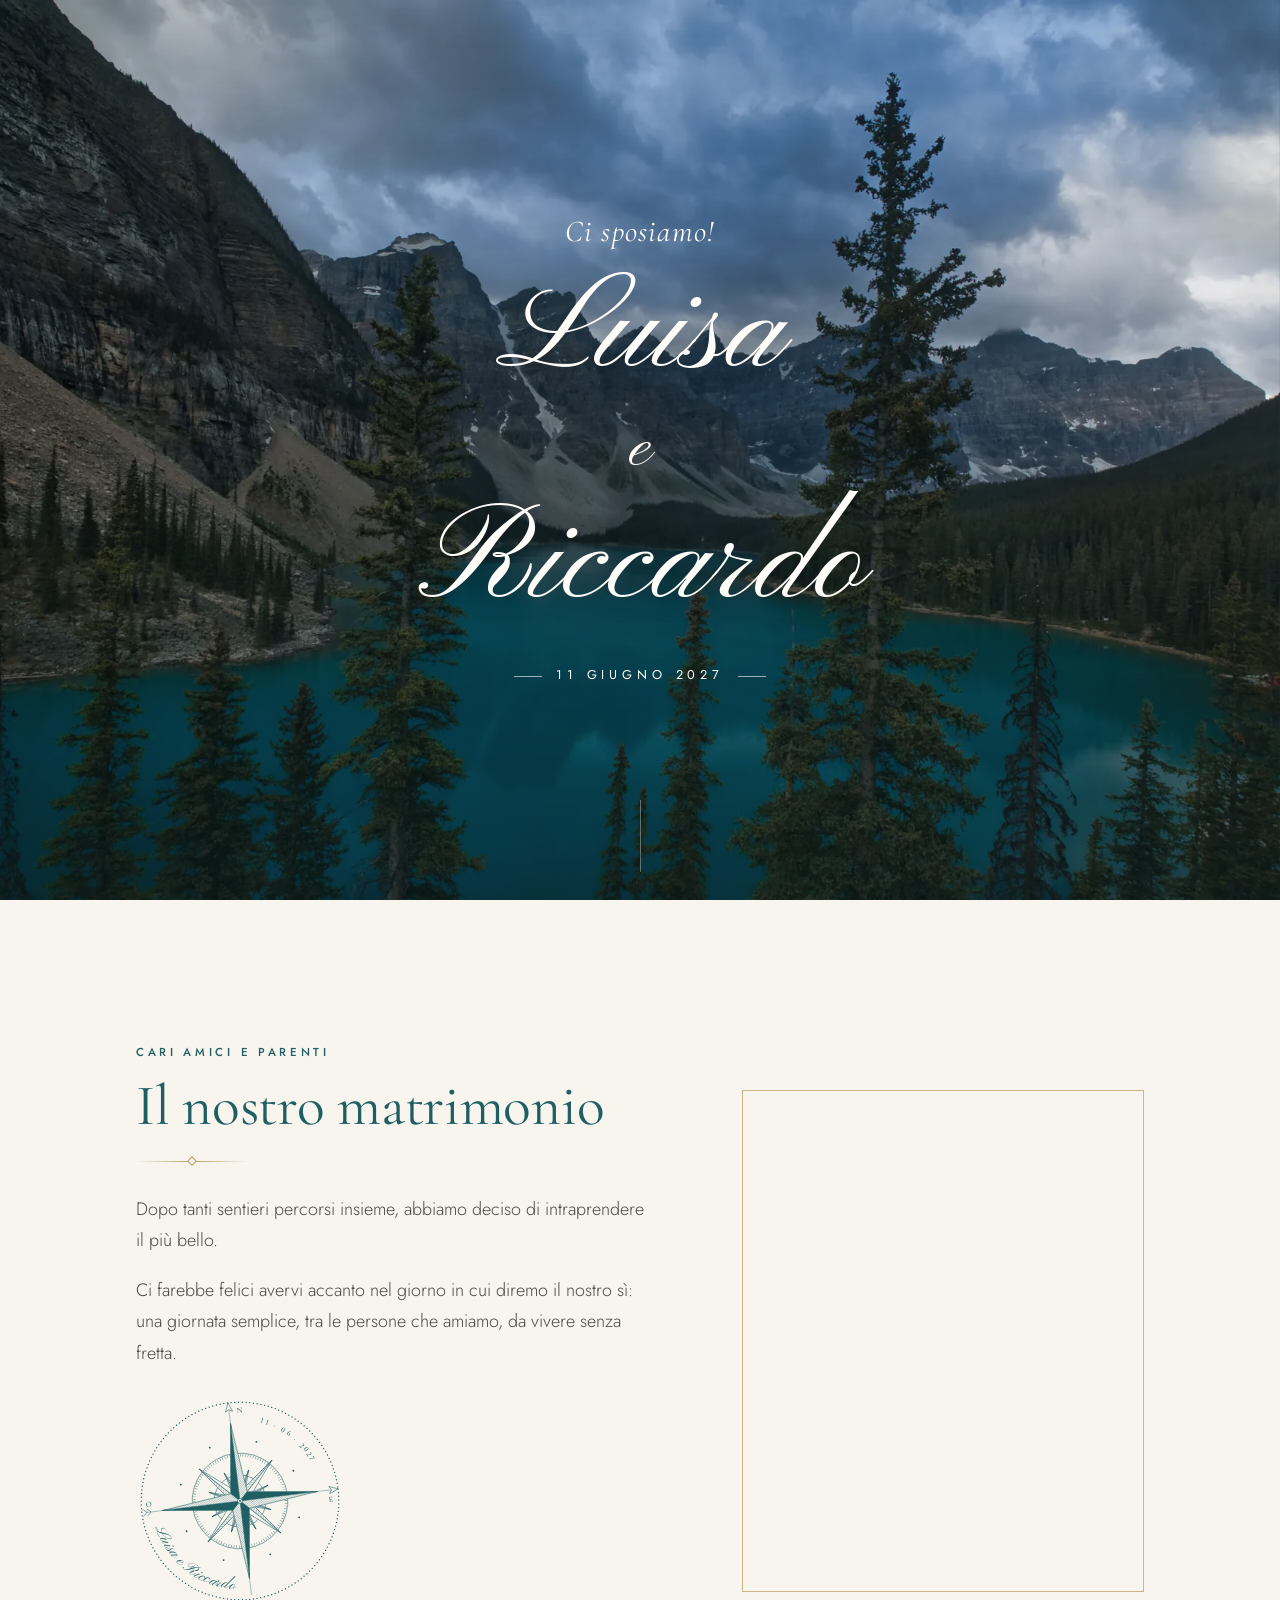
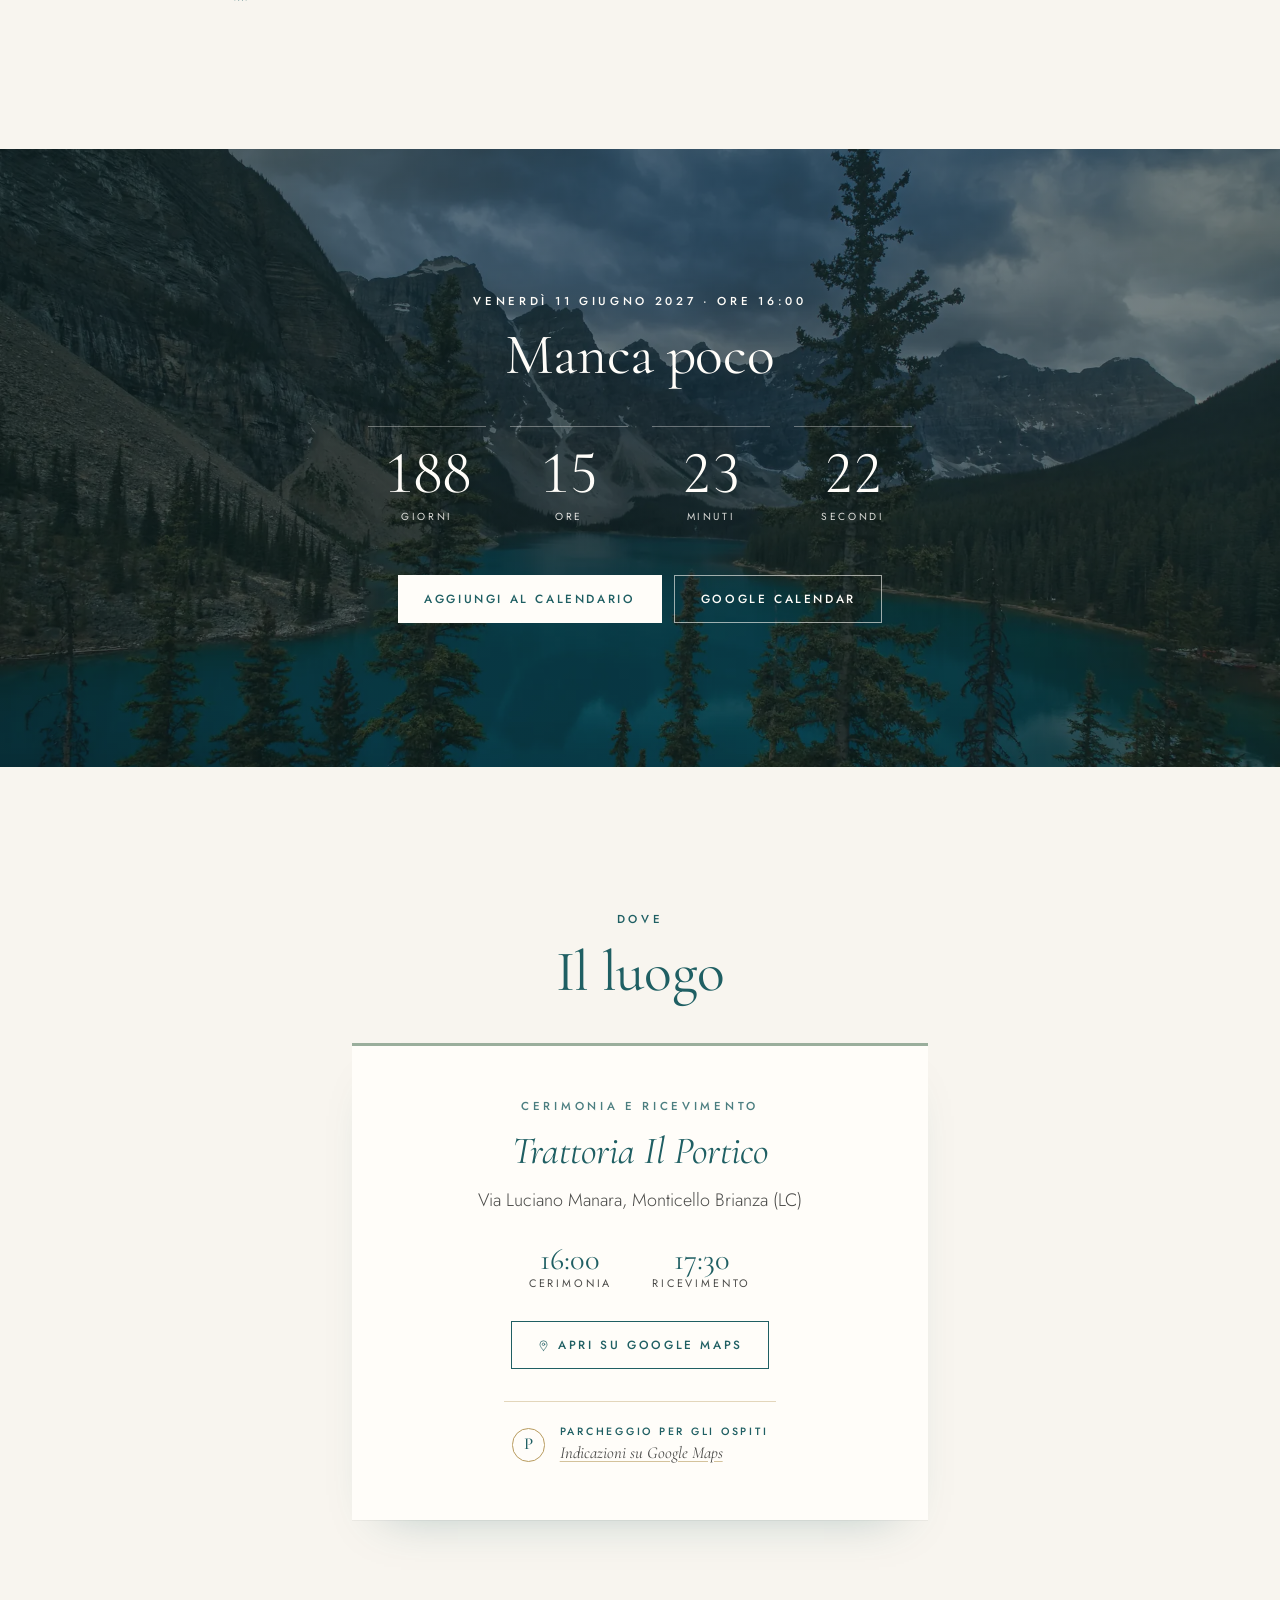
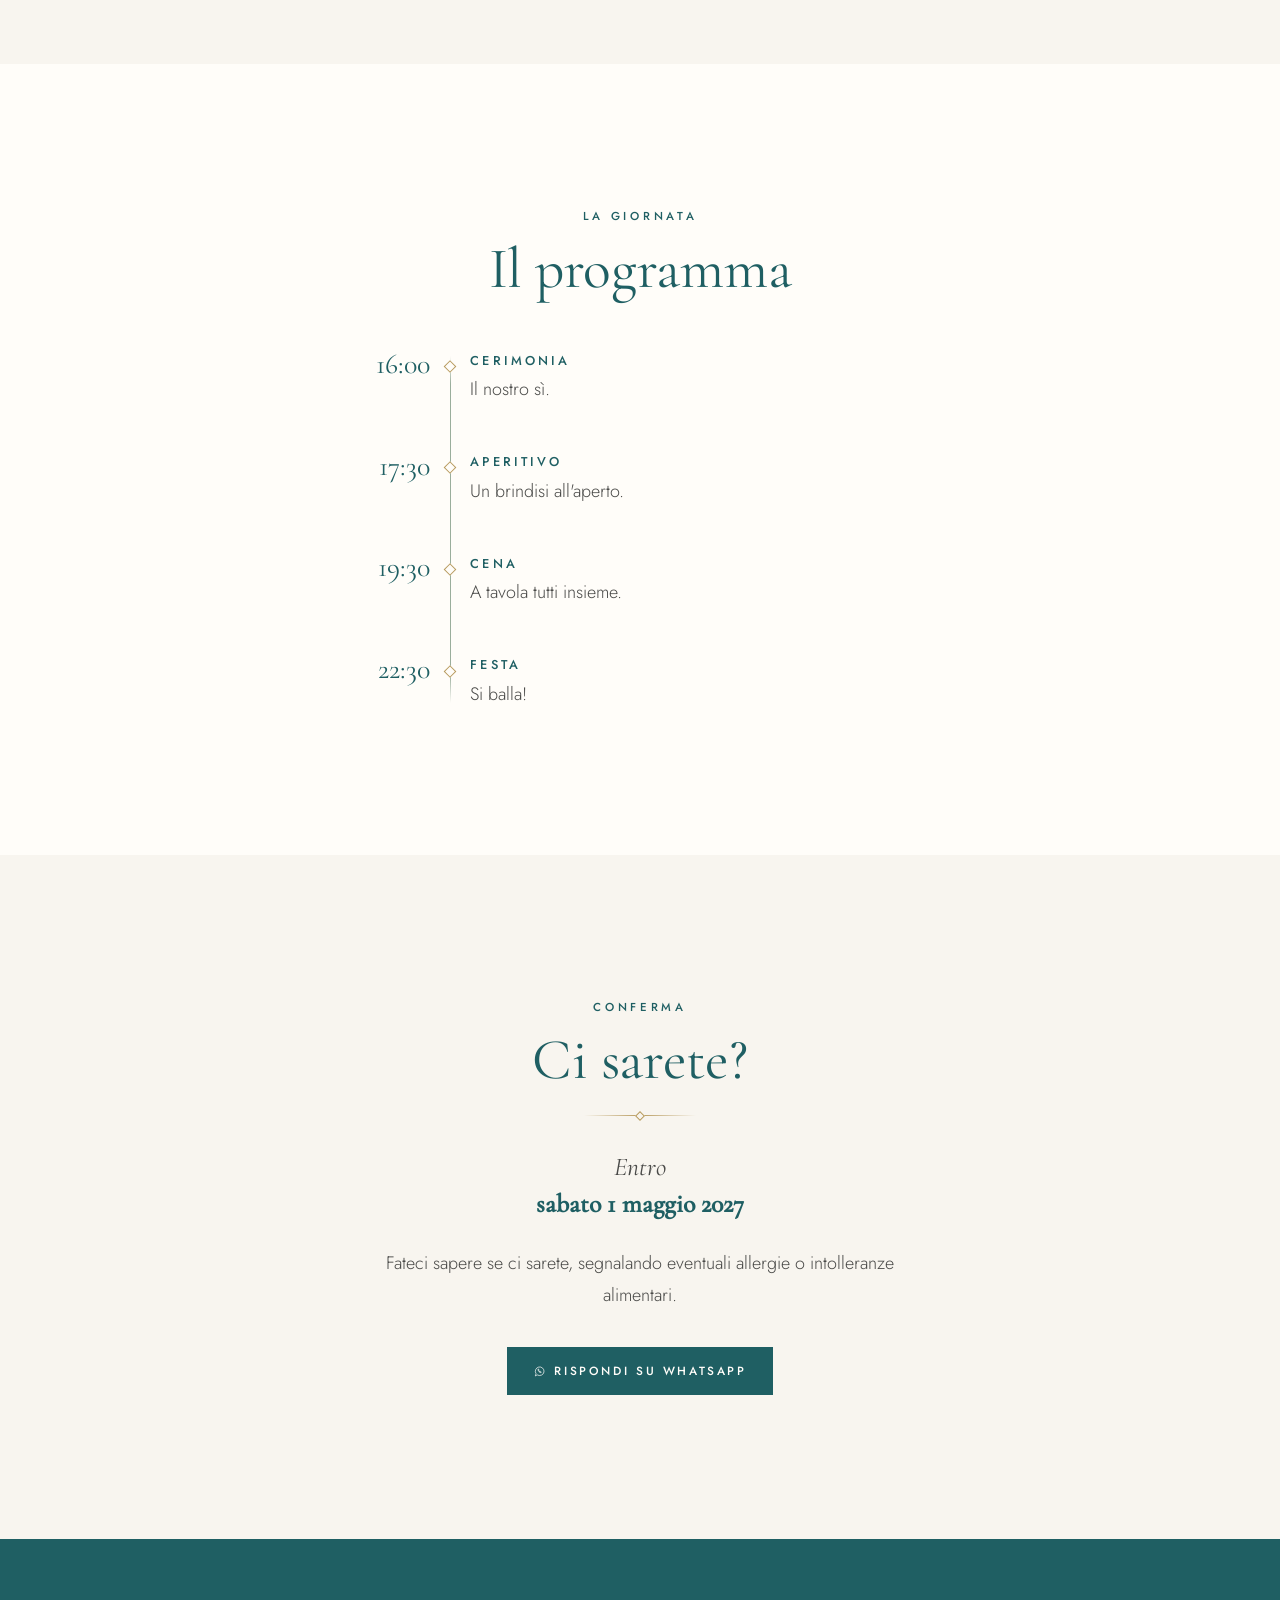
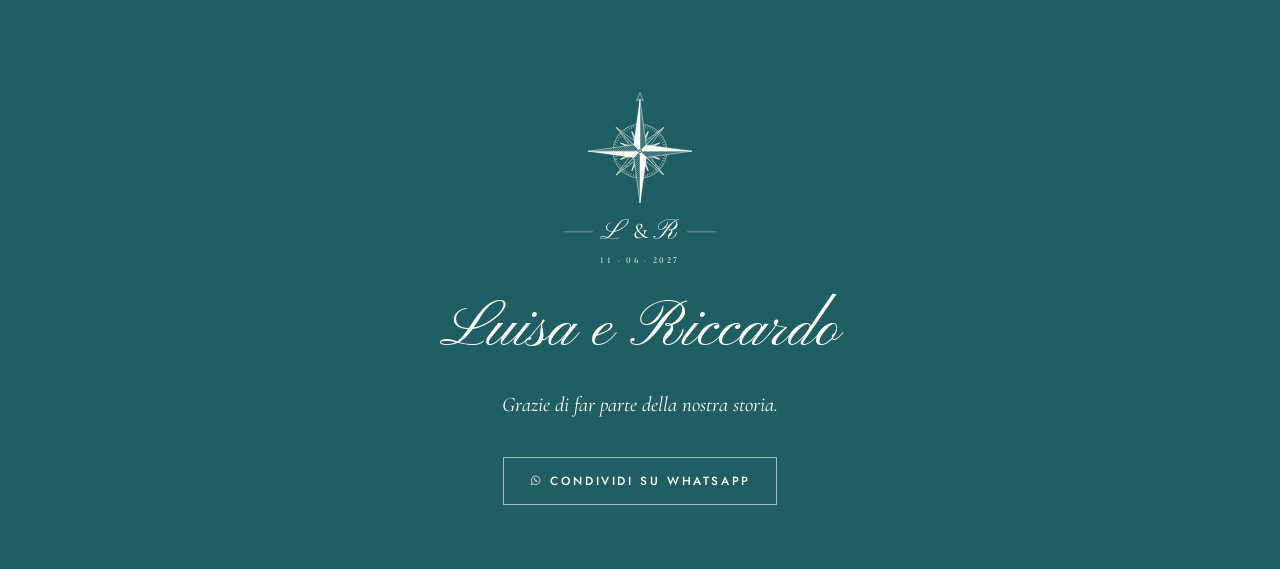
<file: index.html>
<!doctype html>
<html lang="it">
<head>
  <meta charset="utf-8">
  <meta name="viewport" content="width=device-width, initial-scale=1, viewport-fit=cover">
  <meta name="theme-color" content="#1F5F63">
  <meta name="robots" content="noindex, nofollow">

  <!-- =====================================================================
       ANTEPRIMA SU WHATSAPP (Open Graph)
       WhatsApp non legge config.js: titolo, descrizione e immagine vanno scritti qui.
       Se in futuro userai un dominio tuo, cambia l'indirizzo in og:url e og:image.
       ===================================================================== -->
  <title>Luisa e Riccardo · 11 giugno 2027</title>
  <meta name="description" content="Ci sposiamo! Venerdì 11 giugno 2027, Trattoria Il Portico, Monticello Brianza.">
  <meta property="og:type" content="website">
  <meta property="og:title" content="Luisa e Riccardo · Ci sposiamo!">
  <meta property="og:description" content="Venerdì 11 giugno 2027 · Trattoria Il Portico, Monticello Brianza">
  <meta property="og:url" content="https://riccardoeluisa.it/">
  <meta property="og:image" content="https://riccardoeluisa.it/og-image.jpg">
  <meta property="og:image:width" content="1200">
  <meta property="og:image:height" content="630">
  <meta property="og:locale" content="it_IT">
  <!-- ===================================================================== -->

  <link rel="icon" href="favicon.svg" type="image/svg+xml">
  <link rel="preload" href="assets/fonts/cormorant-garamond-latin-400-normal.woff2" as="font" type="font/woff2" crossorigin>
  <link rel="preload" href="assets/fonts/pinyon-script-latin-400-normal.woff2" as="font" type="font/woff2" crossorigin>
  <link rel="stylesheet" href="assets/css/style.css">
  <script>document.documentElement.classList.add('js');</script>
</head>
<body>
  <a class="skip-link" href="#intro">Vai al contenuto</a>

  <header class="hero" id="hero">
    <div class="hero__media" data-slot="hero-media"></div>
    <div class="hero__veil" aria-hidden="true"></div>
    <div class="hero__content">
      <p class="hero__phrase" data-slot="hero-phrase"></p>
      <h1 class="hero__names" data-slot="hero-names"></h1>
      <p class="hero__date" data-slot="hero-date"></p>
    </div>
    <a class="hero__scroll" href="#intro" aria-label="Scorri verso il basso">
      <span class="hero__scroll-line" aria-hidden="true"></span>
    </a>
  </header>

  <main>
    <section class="section section--intro" id="intro" aria-labelledby="intro-title">
      <div class="container intro">
        <div class="intro__text">
          <p class="eyebrow" data-reveal>Cari amici e parenti</p>
          <h2 class="title" id="intro-title" data-slot="intro-title" data-reveal></h2>
          <div class="ornament" aria-hidden="true" data-reveal></div>
          <div class="prose" data-slot="intro-text"></div>
          <!-- al posto della firma, il timbro con la bussola (assets/js/bussola.js) -->
          <div class="intro__stamp" data-bussola="timbro" data-reveal></div>
        </div>
        <figure class="intro__photo" data-slot="intro-photo" data-reveal></figure>
      </div>
    </section>

    <section class="section section--countdown" id="countdown" aria-labelledby="countdown-title">
      <div class="container center">
        <p class="eyebrow" data-reveal data-slot="countdown-date"></p>
        <h2 class="title" id="countdown-title" data-slot="countdown-title" data-reveal></h2>
        <div class="countdown" data-slot="countdown" data-reveal></div>
        <div class="actions" data-reveal>
          <button class="btn" type="button" data-action="ics">Aggiungi al calendario</button>
          <a class="btn btn--ghost" data-slot="gcal" target="_blank" rel="noopener">Google Calendar</a>
        </div>
      </div>
    </section>

    <section class="section section--places" id="luoghi" aria-labelledby="places-title">
      <div class="container">
        <p class="eyebrow center" data-reveal>Dove</p>
        <h2 class="title center" id="places-title" data-reveal>Il luogo</h2>
        <div class="places" data-slot="places"></div>
      </div>
    </section>

    <section class="section section--program" id="programma" aria-labelledby="program-title" data-section="programma">
      <div class="container narrow">
        <p class="eyebrow center" data-reveal>La giornata</p>
        <h2 class="title center" id="program-title" data-slot="program-title" data-reveal></h2>
        <ol class="timeline" data-slot="timeline"></ol>
      </div>
    </section>

    <section class="section section--info" id="info" aria-labelledby="info-title" data-section="info">
      <div class="container">
        <p class="eyebrow center" data-reveal>Da sapere</p>
        <h2 class="title center" id="info-title" data-slot="info-title" data-reveal></h2>
        <div class="info-grid" data-slot="info"></div>
      </div>
    </section>

    <section class="section section--rsvp" id="rsvp" aria-labelledby="rsvp-title" data-section="rsvp">
      <div class="container narrow center">
        <p class="eyebrow" data-reveal>Conferma</p>
        <h2 class="title" id="rsvp-title" data-slot="rsvp-title" data-reveal></h2>
        <div class="ornament" aria-hidden="true" data-reveal></div>
        <p class="lead" data-slot="rsvp-deadline" data-reveal></p>
        <p data-slot="rsvp-text" data-reveal></p>
        <div class="actions" data-slot="rsvp-actions" data-reveal></div>
      </div>
    </section>

    <section class="section section--gift" id="regalo" aria-labelledby="gift-title" data-section="regalo">
      <div class="container narrow center">
        <p class="eyebrow" data-reveal>Regalo</p>
        <h2 class="title" id="gift-title" data-slot="gift-title" data-reveal></h2>
        <p class="lead" data-slot="gift-text" data-reveal></p>
        <div class="iban-card" data-reveal>
          <dl>
            <dt>Intestatari</dt><dd data-slot="gift-holder"></dd>
            <dt>IBAN</dt><dd class="iban" data-slot="gift-iban"></dd>
            <dt>Causale</dt><dd data-slot="gift-reason"></dd>
          </dl>
          <button class="btn" type="button" data-action="copy-iban">Copia IBAN</button>
          <p class="iban-card__feedback" role="status" aria-live="polite" data-slot="gift-feedback"></p>
        </div>
      </div>
    </section>
  </main>

  <footer class="footer">
    <div class="container center">
      <!-- sigillo con iniziali e data (assets/js/bussola.js): sostituisce monogramma e data -->
      <div class="footer__seal" data-bussola="sigillo" data-reveal></div>
      <p class="footer__names" data-slot="footer-names" data-reveal></p>
      <p class="footer__thanks" data-slot="footer-thanks" data-reveal></p>
      <div class="actions" data-reveal>
        <a class="btn btn--light" data-slot="share" target="_blank" rel="noopener">Condividi su WhatsApp</a>
      </div>
    </div>
  </footer>

  <noscript><p class="noscript">Per vedere l'invito attiva JavaScript nel browser.</p></noscript>

  <script src="config.js"></script>
  <script src="assets/js/bussola.js"></script>
  <script src="assets/js/main.js"></script>
</body>
</html>
</file>
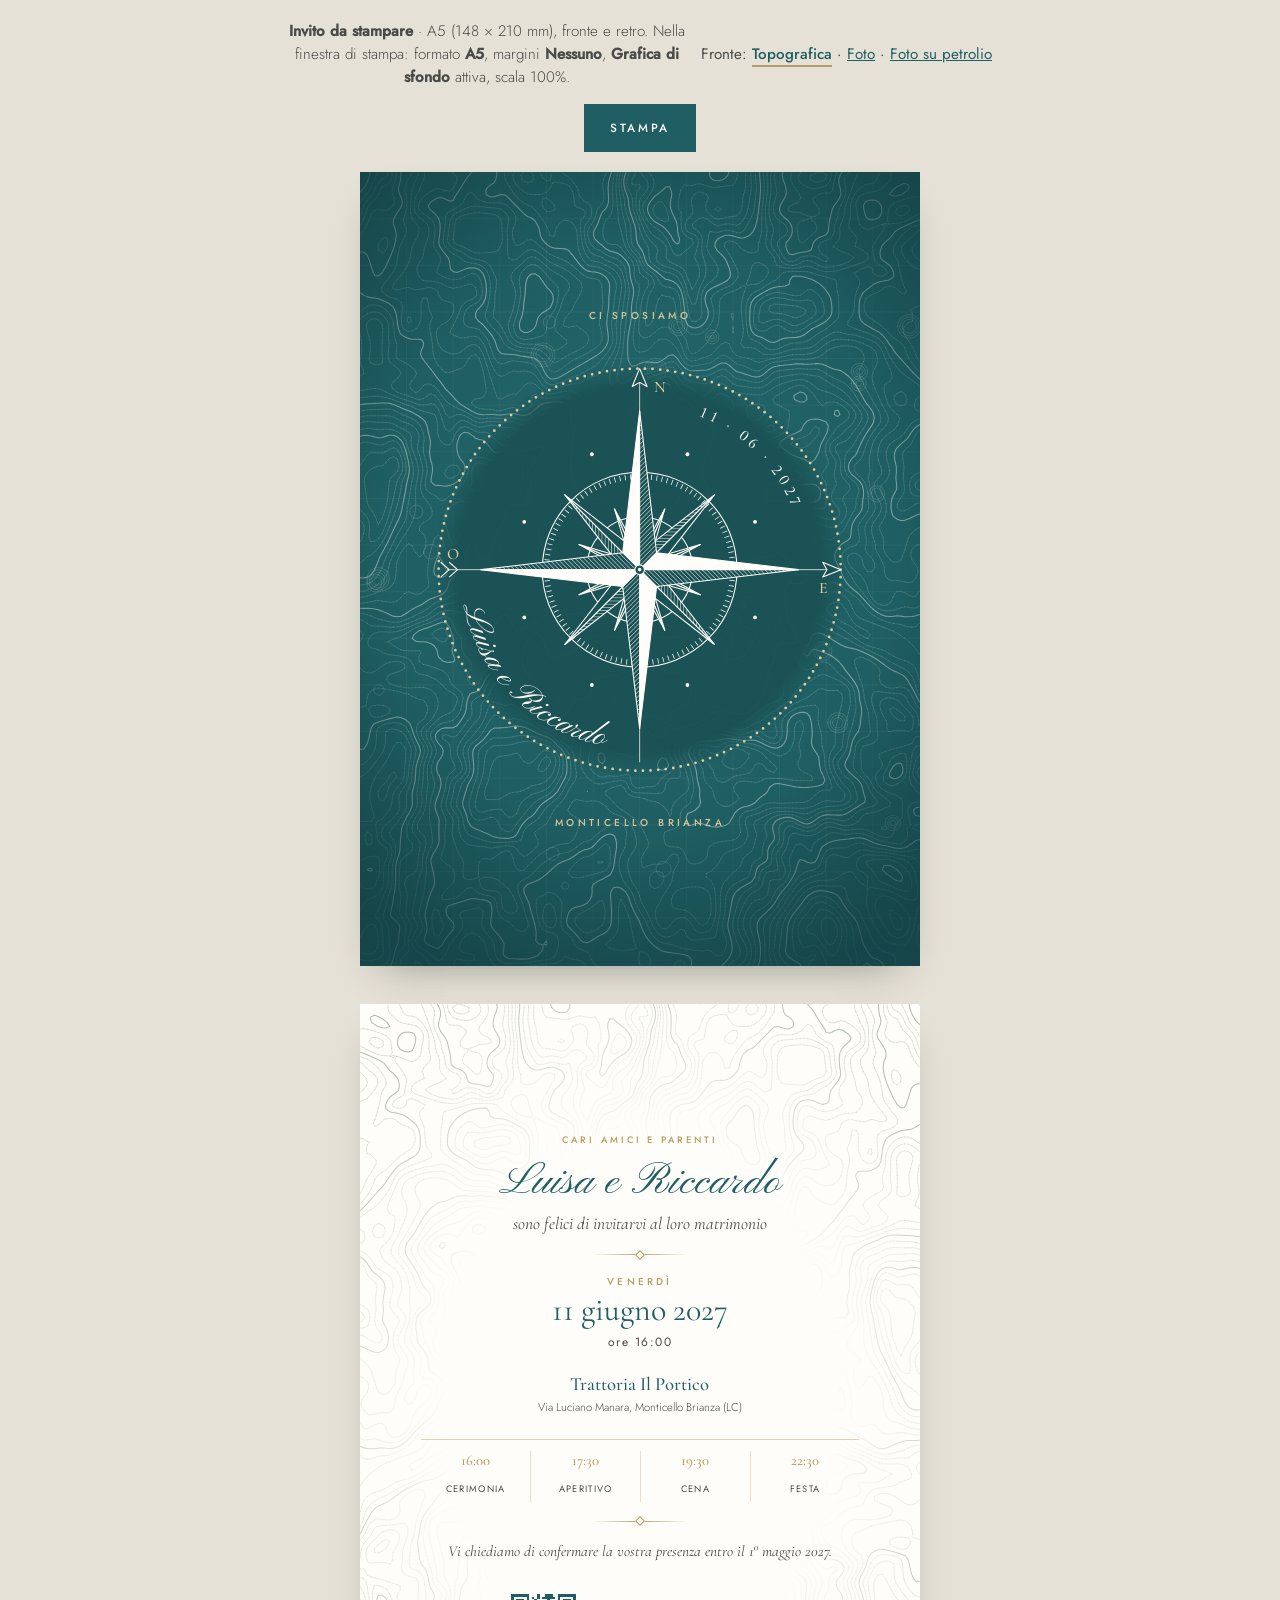
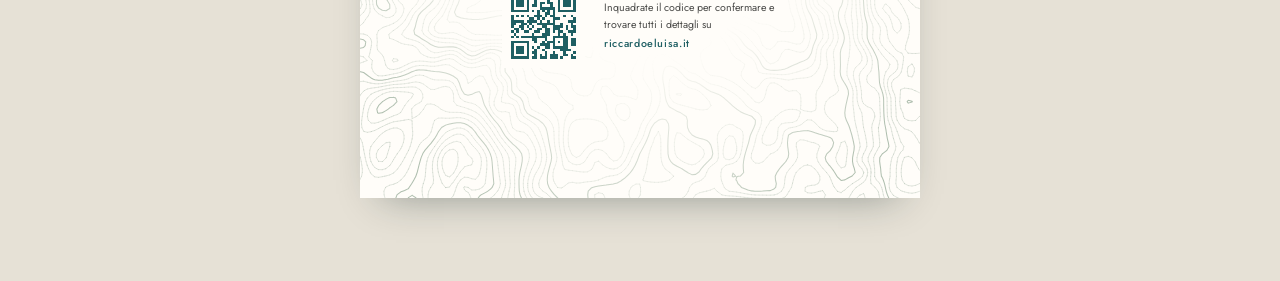
<file: stampa/index.html>
<!doctype html>
<html lang="it">
<head>
  <meta charset="utf-8">
  <meta name="viewport" content="width=device-width, initial-scale=1">
  <meta name="robots" content="noindex, nofollow">
  <!-- tutti i percorsi partono dalla radice del sito -->
  <base href="../">
  <title>Invito da stampare · Luisa e Riccardo</title>
  <link rel="icon" href="favicon.svg" type="image/svg+xml">
  <link rel="stylesheet" href="assets/css/style.css">
  <link rel="stylesheet" href="stampa/stampa.css">
</head>
<body>
  <!-- solo a schermo: istruzioni e pulsante -->
  <div class="toolbar">
    <p><strong>Invito da stampare</strong> · A5 (148 × 210 mm), fronte e retro.
      Nella finestra di stampa: formato <b>A5</b>, margini <b>Nessuno</b>, <b>Grafica di sfondo</b> attiva, scala 100%.</p>
    <nav class="toolbar__switch" aria-label="Fronte">
      Fronte: <a href="stampa/index.html?fronte=topo" data-choice="topo">Topografica</a> · <a href="stampa/index.html?fronte=foto" data-choice="foto">Foto</a> · <a href="stampa/index.html?fronte=petrolio" data-choice="petrolio">Foto su petrolio</a>
    </nav>
    <button class="btn" type="button" onclick="window.print()">Stampa</button>
  </div>

  <!-- Fronte A: carta topografica petrolio con il timbro dei nomi -->
  <section class="sheet sheet--front" data-front="topo" aria-label="Fronte topografico">
    <svg class="topo" viewBox="0 0 600 851" preserveAspectRatio="xMidYMid slice" aria-hidden="true" focusable="false"></svg>
    <div class="front">
      <p class="front__kicker" data-slot="phrase"></p>
      <div class="front__stamp" data-bussola="timbro"></div>
      <p class="front__place" data-slot="town"></p>
    </div>
  </section>

  <!-- Fronte B: bordo bianco con le curve di livello, foto del lago centrata come in un passe-partout,
       cornice petrolio intorno alla foto; nomi e data sul cielo, rosa piccola -->
  <section class="sheet sheet--photo" data-front="foto" aria-label="Fronte con la foto">
    <svg class="topo" viewBox="0 0 600 851" preserveAspectRatio="xMidYMid slice" aria-hidden="true" focusable="false"></svg>
    <!-- cornice petrolio: filetto pieno a 2 mm dalla foto e filetto sottile più fuori (unità: mm) -->
    <svg class="frame" viewBox="0 0 148 210" aria-hidden="true" focusable="false">
      <rect class="frame__thin" x="8.2" y="8.2" width="131.6" height="193.6"/>
      <rect class="frame__bold" x="10" y="10" width="128" height="190"/>
    </svg>
    <div class="window">
    <img class="photo" src="stampa/lago-stampa-1800.jpg" alt="">
    <div class="photo__veil" aria-hidden="true"></div>
    <div class="pfront">
      <p class="pfront__kicker" data-slot="phrase"></p>
      <p class="pfront__names" data-slot="names-lines"></p>
      <p class="pfront__date" data-slot="date-dots"></p>
      <div class="pfront__bottom">
        <div class="pfront__rose" data-bussola="rosa"></div>
        <p class="pfront__place" data-slot="town"></p>
      </div>
    </div>
    </div>
  </section>

  <!-- Fronte C: come il B, ma bordo petrolio con le curve di livello avorio e cornice bianca -->
  <section class="sheet sheet--photo sheet--photo-dark" data-front="petrolio" aria-label="Fronte con la foto su petrolio">
    <svg class="topo" viewBox="0 0 600 851" preserveAspectRatio="xMidYMid slice" aria-hidden="true" focusable="false"></svg>
    <svg class="frame" viewBox="0 0 148 210" aria-hidden="true" focusable="false">
      <rect class="frame__thin" x="8.2" y="8.2" width="131.6" height="193.6"/>
      <rect class="frame__bold" x="10" y="10" width="128" height="190"/>
    </svg>
    <div class="window">
    <img class="photo" src="stampa/lago-stampa-1800.jpg" alt="">
    <div class="photo__veil" aria-hidden="true"></div>
    <div class="pfront">
      <p class="pfront__kicker" data-slot="phrase"></p>
      <p class="pfront__names" data-slot="names-lines"></p>
      <p class="pfront__date" data-slot="date-dots"></p>
      <div class="pfront__bottom">
        <div class="pfront__rose" data-bussola="rosa"></div>
        <p class="pfront__place" data-slot="town"></p>
      </div>
    </div>
    </div>
  </section>

  <!-- Retro: avorio, curve di livello appena accennate ai bordi -->
  <section class="sheet sheet--back" aria-label="Retro">
    <svg class="topo" data-mirror viewBox="0 0 600 851" preserveAspectRatio="xMidYMid slice" aria-hidden="true" focusable="false"></svg>
    <div class="back">
      <p class="back__eyebrow">Cari amici e parenti</p>
      <p class="back__names" data-slot="names"></p>
      <p class="back__invite">sono felici di invitarvi al loro matrimonio</p>
      <div class="ornament" aria-hidden="true"></div>

      <p class="back__weekday" data-slot="weekday"></p>
      <p class="back__date" data-slot="date"></p>
      <p class="back__time" data-slot="time"></p>

      <p class="back__venue" data-slot="venue"></p>
      <p class="back__address" data-slot="address"></p>

      <ol class="back__program" data-slot="program"></ol>

      <div class="ornament" aria-hidden="true"></div>
      <p class="back__rsvp" data-slot="rsvp"></p>

      <!-- QR statico verso il sito, generato una volta con segno (nessun servizio esterno) -->
      <div class="back__qr">
        <img src="stampa/qr-sito.svg" alt="Codice QR per riccardoeluisa.it">
        <p>Inquadrate il codice per confermare e trovare tutti i dettagli su <span>riccardoeluisa.it</span></p>
      </div>
    </div>
  </section>

  <script src="config.js"></script>
  <script src="assets/js/bussola.js"></script>
  <script src="stampa/stampa.js"></script>
</body>
</html>
</file>
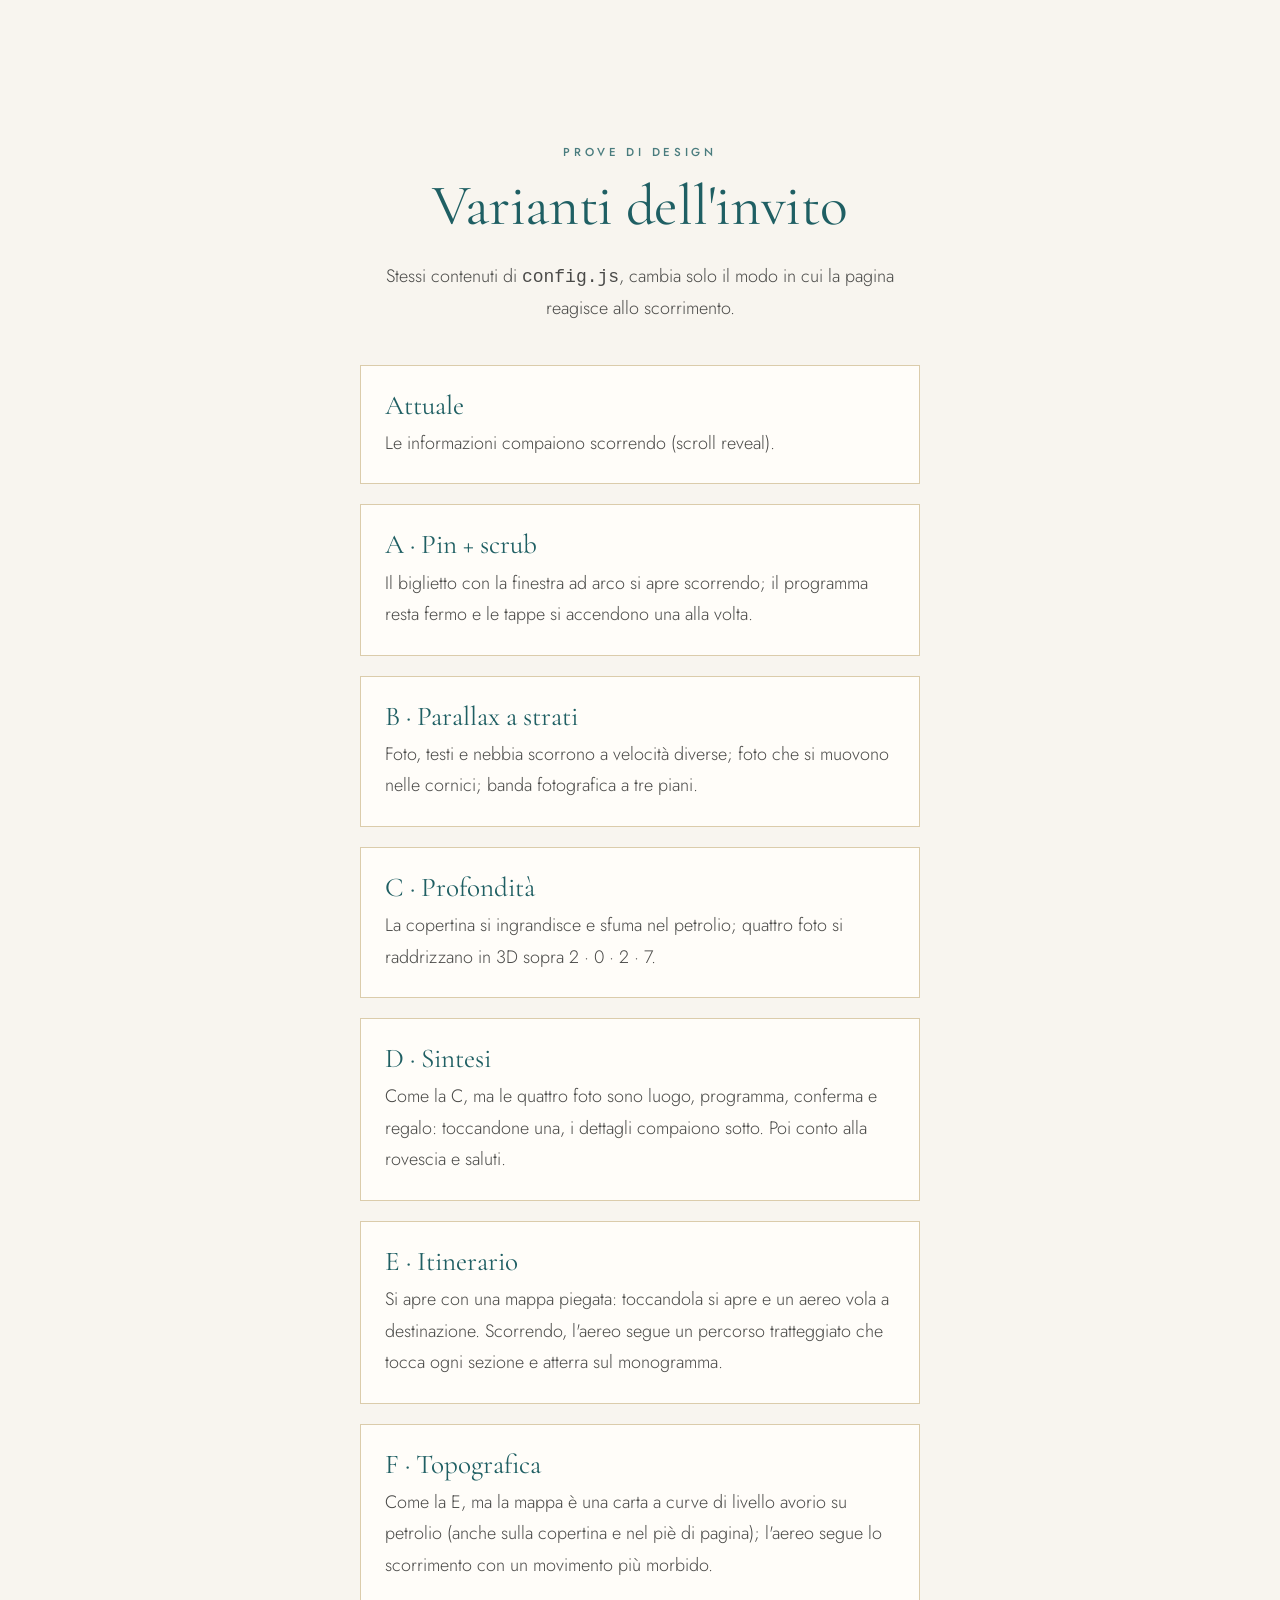
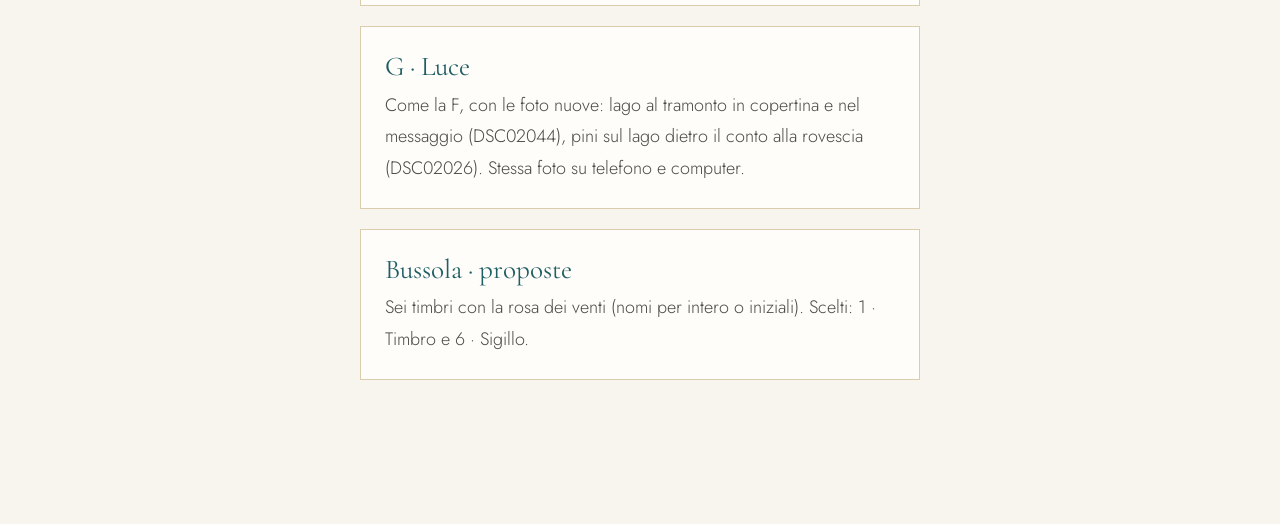
<file: varianti/index.html>
<!doctype html>
<html lang="it">
<head>
  <meta charset="utf-8">
  <meta name="viewport" content="width=device-width, initial-scale=1">
  <meta name="robots" content="noindex, nofollow">
  <title>Varianti dell'invito</title>
  <link rel="icon" href="../favicon.svg" type="image/svg+xml">
  <link rel="stylesheet" href="../assets/css/style.css">
  <style>
    .choice { display: grid; gap: 1.25rem; margin-top: 2.5rem; text-align: left; }
    .choice a { display: block; padding: 1.5rem; background: var(--fondo-alt); border: 1px solid rgba(184, 155, 94, .5); text-decoration: none; color: var(--testo); }
    .choice strong { display: block; margin-bottom: .35rem; font: 400 1.7rem/1.2 var(--serif); color: var(--accento); }
  </style>
</head>
<body>
  <main class="section">
    <div class="container narrow center">
      <p class="eyebrow">Prove di design</p>
      <h1 class="title">Varianti dell'invito</h1>
      <p>Stessi contenuti di <code>config.js</code>, cambia solo il modo in cui la pagina reagisce allo scorrimento.</p>
      <div class="choice">
        <a href="../"><strong>Attuale</strong>Le informazioni compaiono scorrendo (scroll reveal).</a>
        <a href="pin-scrub/"><strong>A · Pin + scrub</strong>Il biglietto con la finestra ad arco si apre scorrendo; il programma resta fermo e le tappe si accendono una alla volta.</a>
        <a href="parallax/"><strong>B · Parallax a strati</strong>Foto, testi e nebbia scorrono a velocità diverse; foto che si muovono nelle cornici; banda fotografica a tre piani.</a>
        <a href="profondita/"><strong>C · Profondità</strong>La copertina si ingrandisce e sfuma nel petrolio; quattro foto si raddrizzano in 3D sopra 2 · 0 · 2 · 7.</a>
        <a href="sintesi/"><strong>D · Sintesi</strong>Come la C, ma le quattro foto sono luogo, programma, conferma e regalo: toccandone una, i dettagli compaiono sotto. Poi conto alla rovescia e saluti.</a>
        <a href="itinerario/?mappa"><strong>E · Itinerario</strong>Si apre con una mappa piegata: toccandola si apre e un aereo vola a destinazione. Scorrendo, l'aereo segue un percorso tratteggiato che tocca ogni sezione e atterra sul monogramma.</a>
        <a href="topografica/?mappa"><strong>F · Topografica</strong>Come la E, ma la mappa è una carta a curve di livello avorio su petrolio (anche sulla copertina e nel piè di pagina); l'aereo segue lo scorrimento con un movimento più morbido.</a>
        <a href="luce/?mappa"><strong>G · Luce</strong>Come la F, con le foto nuove: lago al tramonto in copertina e nel messaggio (DSC02044), pini sul lago dietro il conto alla rovescia (DSC02026). Stessa foto su telefono e computer.</a>
        <a href="bussola/"><strong>Bussola · proposte</strong>Sei timbri con la rosa dei venti (nomi per intero o iniziali). Scelti: 1 · Timbro e 6 · Sigillo.</a>
      </div>
    </div>
  </main>
</body>
</html>
</file>
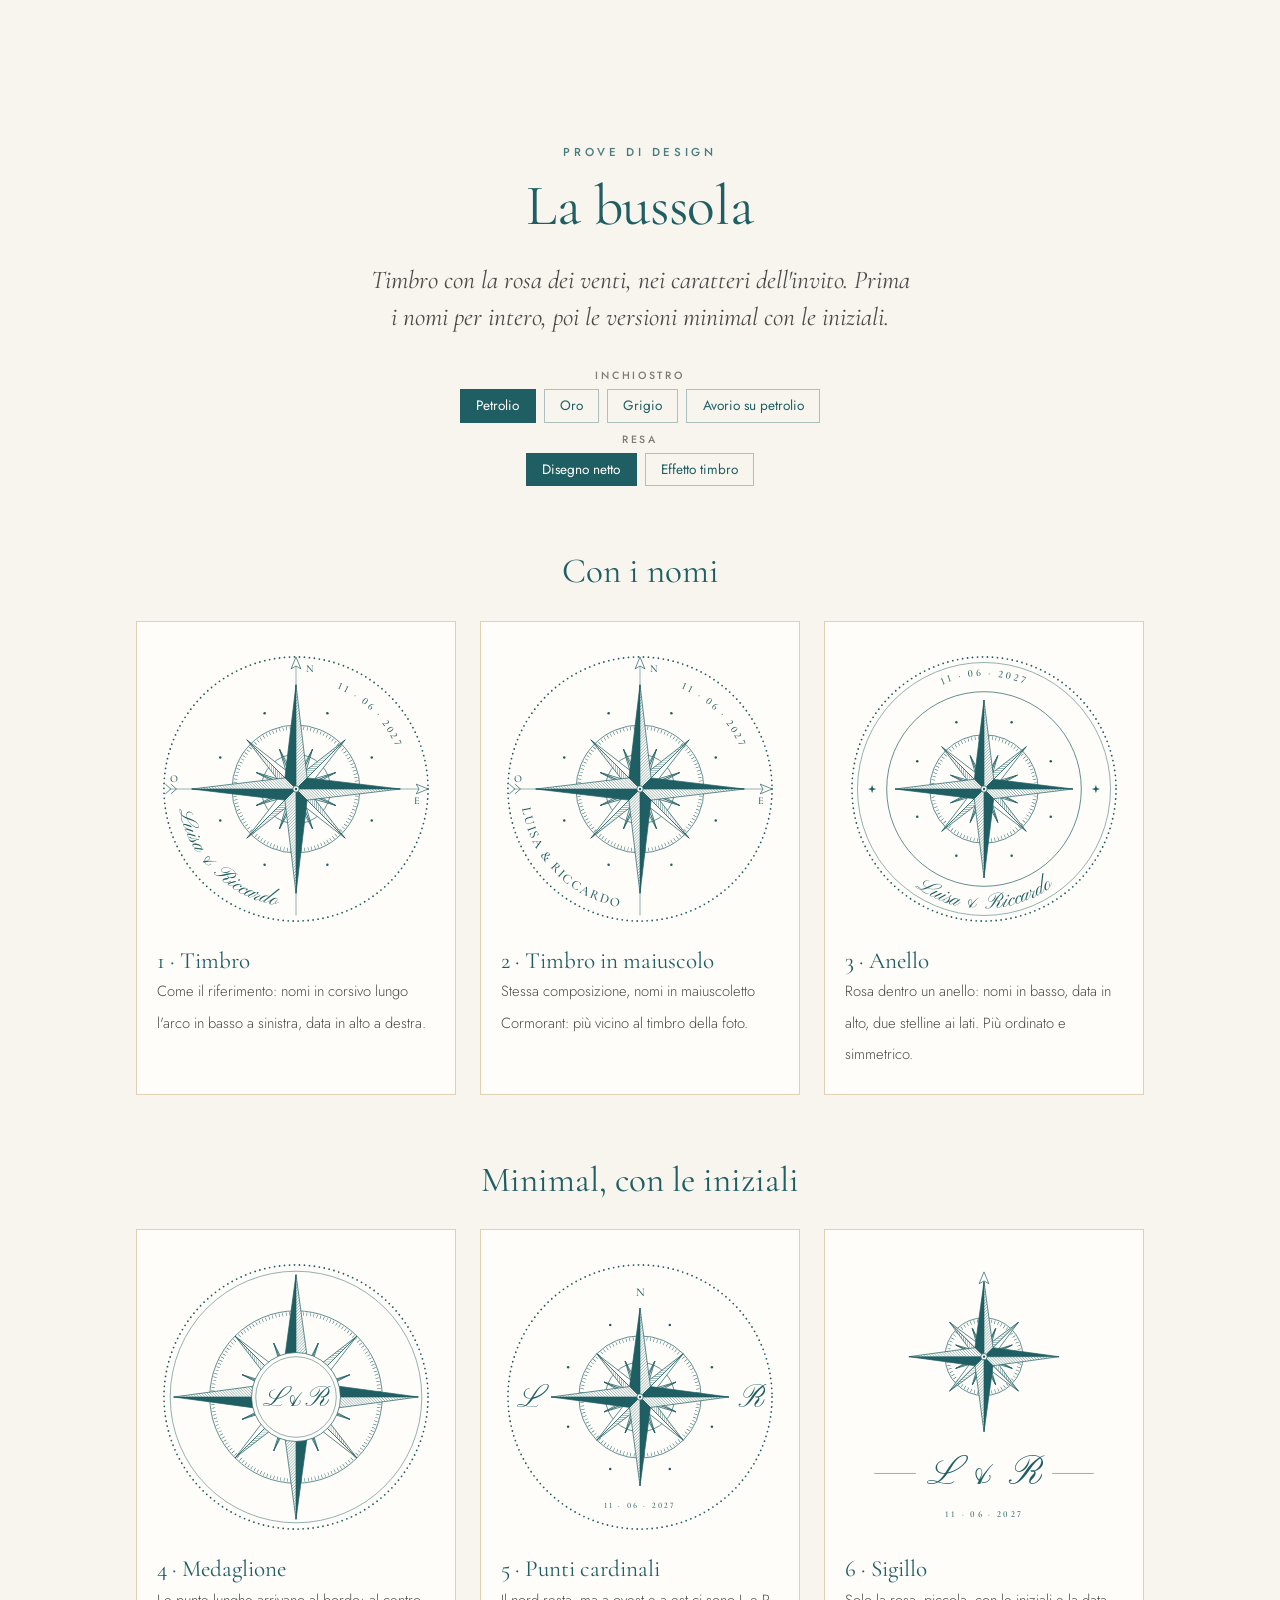
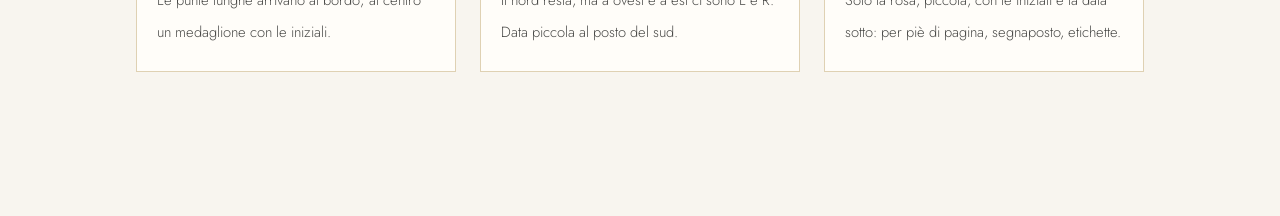
<file: varianti/bussola/index.html>
<!doctype html>
<html lang="it">
<head>
  <meta charset="utf-8">
  <meta name="viewport" content="width=device-width, initial-scale=1">
  <meta name="robots" content="noindex, nofollow">
  <!-- Prova di design: tutti i percorsi partono dalla radice del sito -->
  <base href="../../">
  <title>Bussola · proposte</title>
  <link rel="icon" href="favicon.svg" type="image/svg+xml">
  <link rel="preload" href="assets/fonts/pinyon-script-latin-400-normal.woff2" as="font" type="font/woff2" crossorigin>
  <link rel="preload" href="assets/fonts/cormorant-garamond-latin-500-normal.woff2" as="font" type="font/woff2" crossorigin>
  <link rel="stylesheet" href="assets/css/style.css">
  <link rel="stylesheet" href="varianti/bussola/bussola.css">
</head>
<body>
  <main class="section">
    <div class="container center">
      <p class="eyebrow">Prove di design</p>
      <h1 class="title">La bussola</h1>
      <p class="lead">Timbro con la rosa dei venti, nei caratteri dell'invito. Prima i nomi per intero, poi le versioni minimal con le iniziali.</p>

      <div class="controls" role="group" aria-label="Opzioni di visualizzazione">
        <div class="controls__row">
          <span class="controls__label">Inchiostro</span>
          <button type="button" data-ink="petrolio" aria-pressed="true">Petrolio</button>
          <button type="button" data-ink="oro" aria-pressed="false">Oro</button>
          <button type="button" data-ink="grigio" aria-pressed="false">Grigio</button>
          <button type="button" data-ink="negativo" aria-pressed="false">Avorio su petrolio</button>
        </div>
        <div class="controls__row">
          <span class="controls__label">Resa</span>
          <button type="button" data-fx="netto" aria-pressed="true">Disegno netto</button>
          <button type="button" data-fx="timbro" aria-pressed="false">Effetto timbro</button>
        </div>
      </div>

      <h2 class="group-title">Con i nomi</h2>
      <div class="stamps" data-group="nomi"></div>

      <h2 class="group-title">Minimal, con le iniziali</h2>
      <div class="stamps" data-group="iniziali"></div>
    </div>
  </main>

  <!-- effetto timbro: bordi appena irregolari e inchiostro non uniforme -->
  <svg width="0" height="0" style="position:absolute" aria-hidden="true" focusable="false">
    <filter id="fx-timbro" x="-5%" y="-5%" width="110%" height="110%">
      <feTurbulence type="fractalNoise" baseFrequency=".8" numOctaves="2" seed="7" result="warp"/>
      <feDisplacementMap in="SourceGraphic" in2="warp" scale="1.4" xChannelSelector="R" yChannelSelector="G" result="ruvido"/>
      <feTurbulence type="fractalNoise" baseFrequency="1.3" numOctaves="2" seed="11" result="grana"/>
      <feColorMatrix in="grana" type="matrix" values="0 0 0 0 0  0 0 0 0 0  0 0 0 0 0  0 0 0 -1.5 1.72" result="maschera"/>
      <feComposite in="ruvido" in2="maschera" operator="in"/>
    </filter>
  </svg>

  <script src="config.js"></script>
  <script src="varianti/bussola/bussola.js"></script>
</body>
</html>
</file>
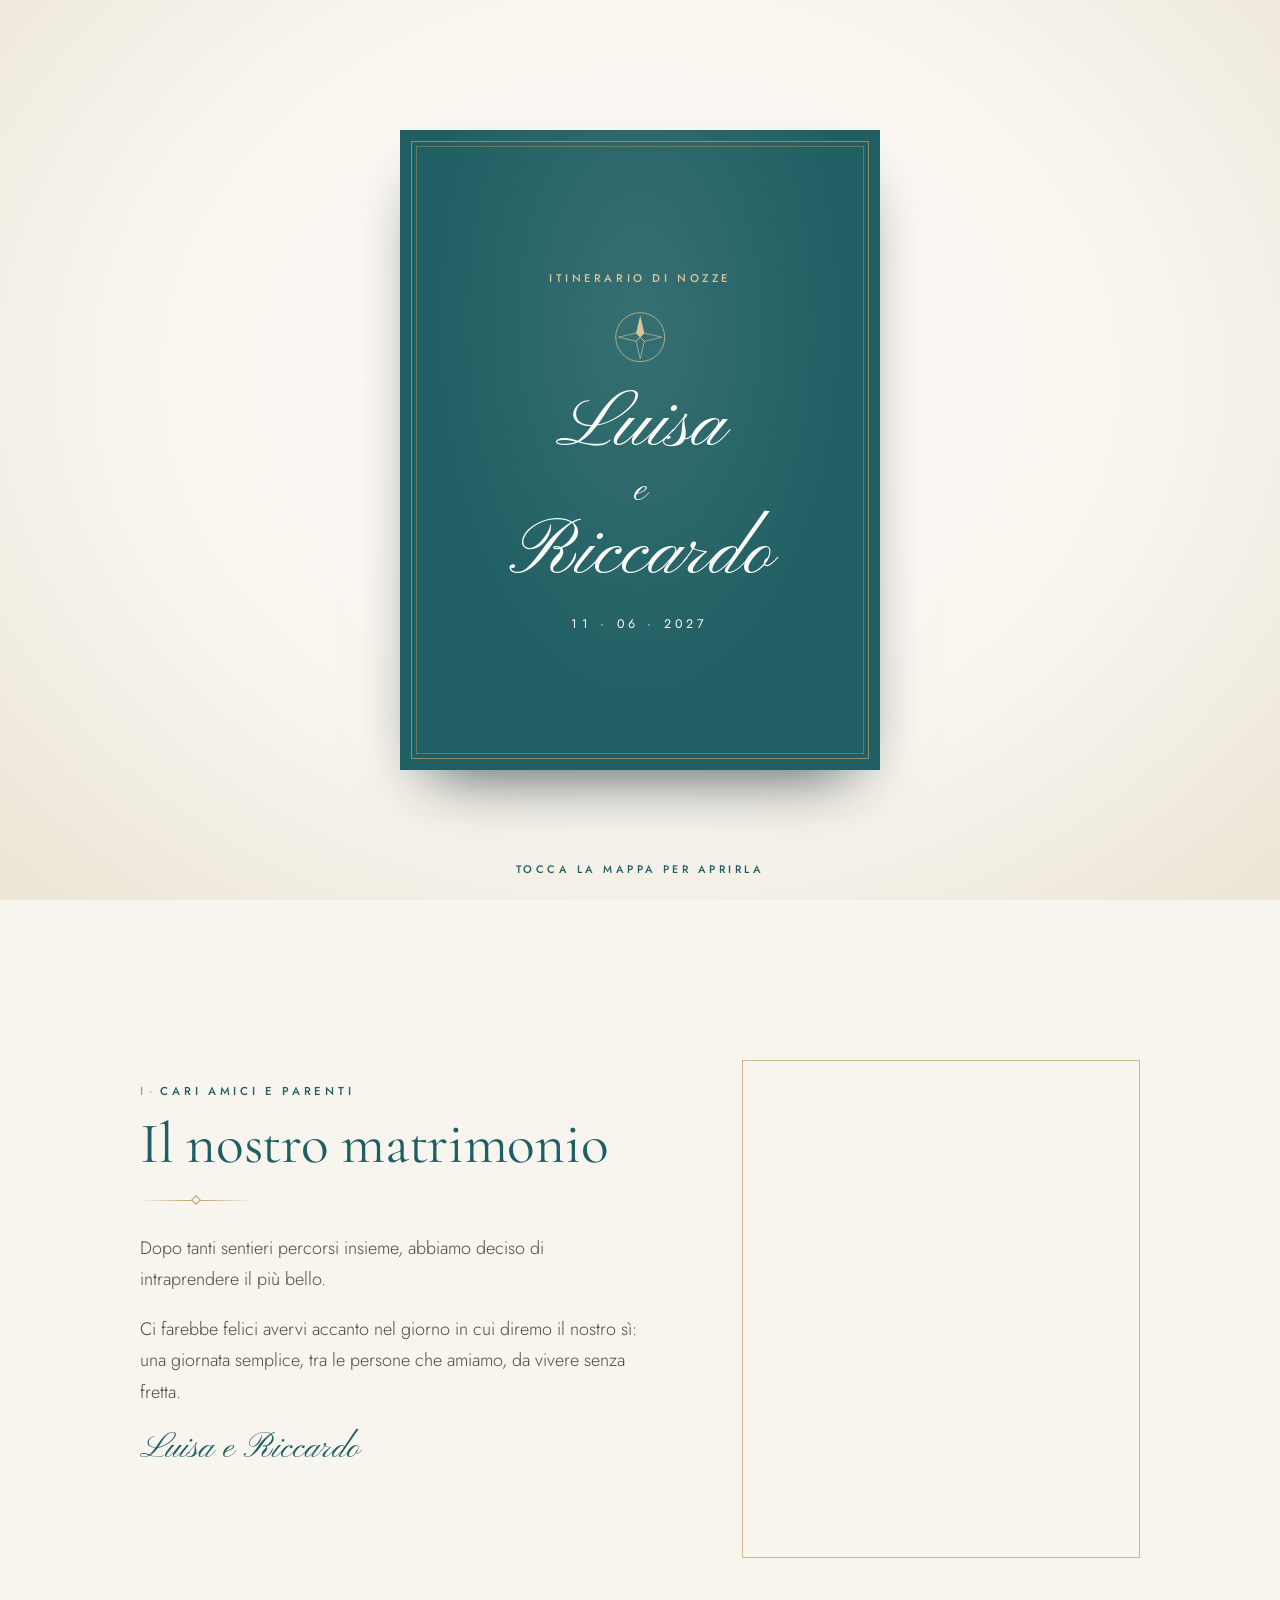
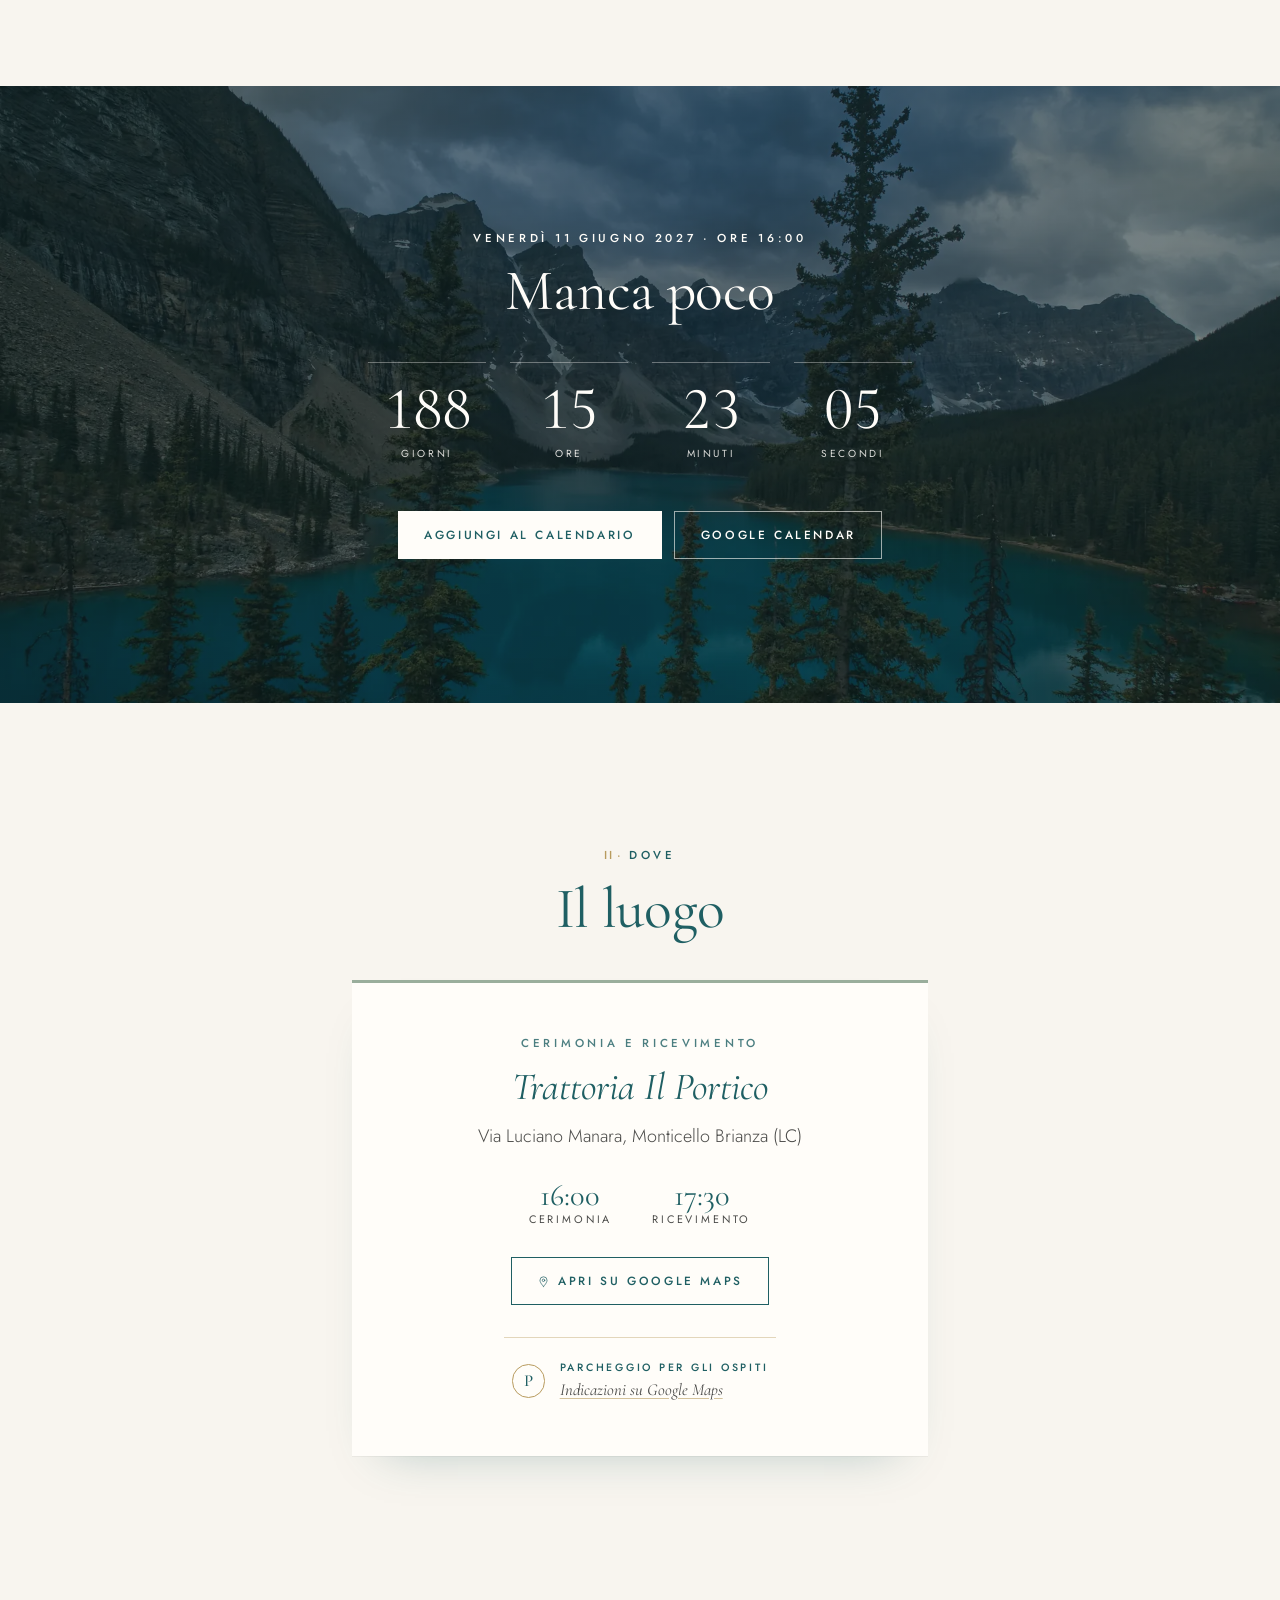
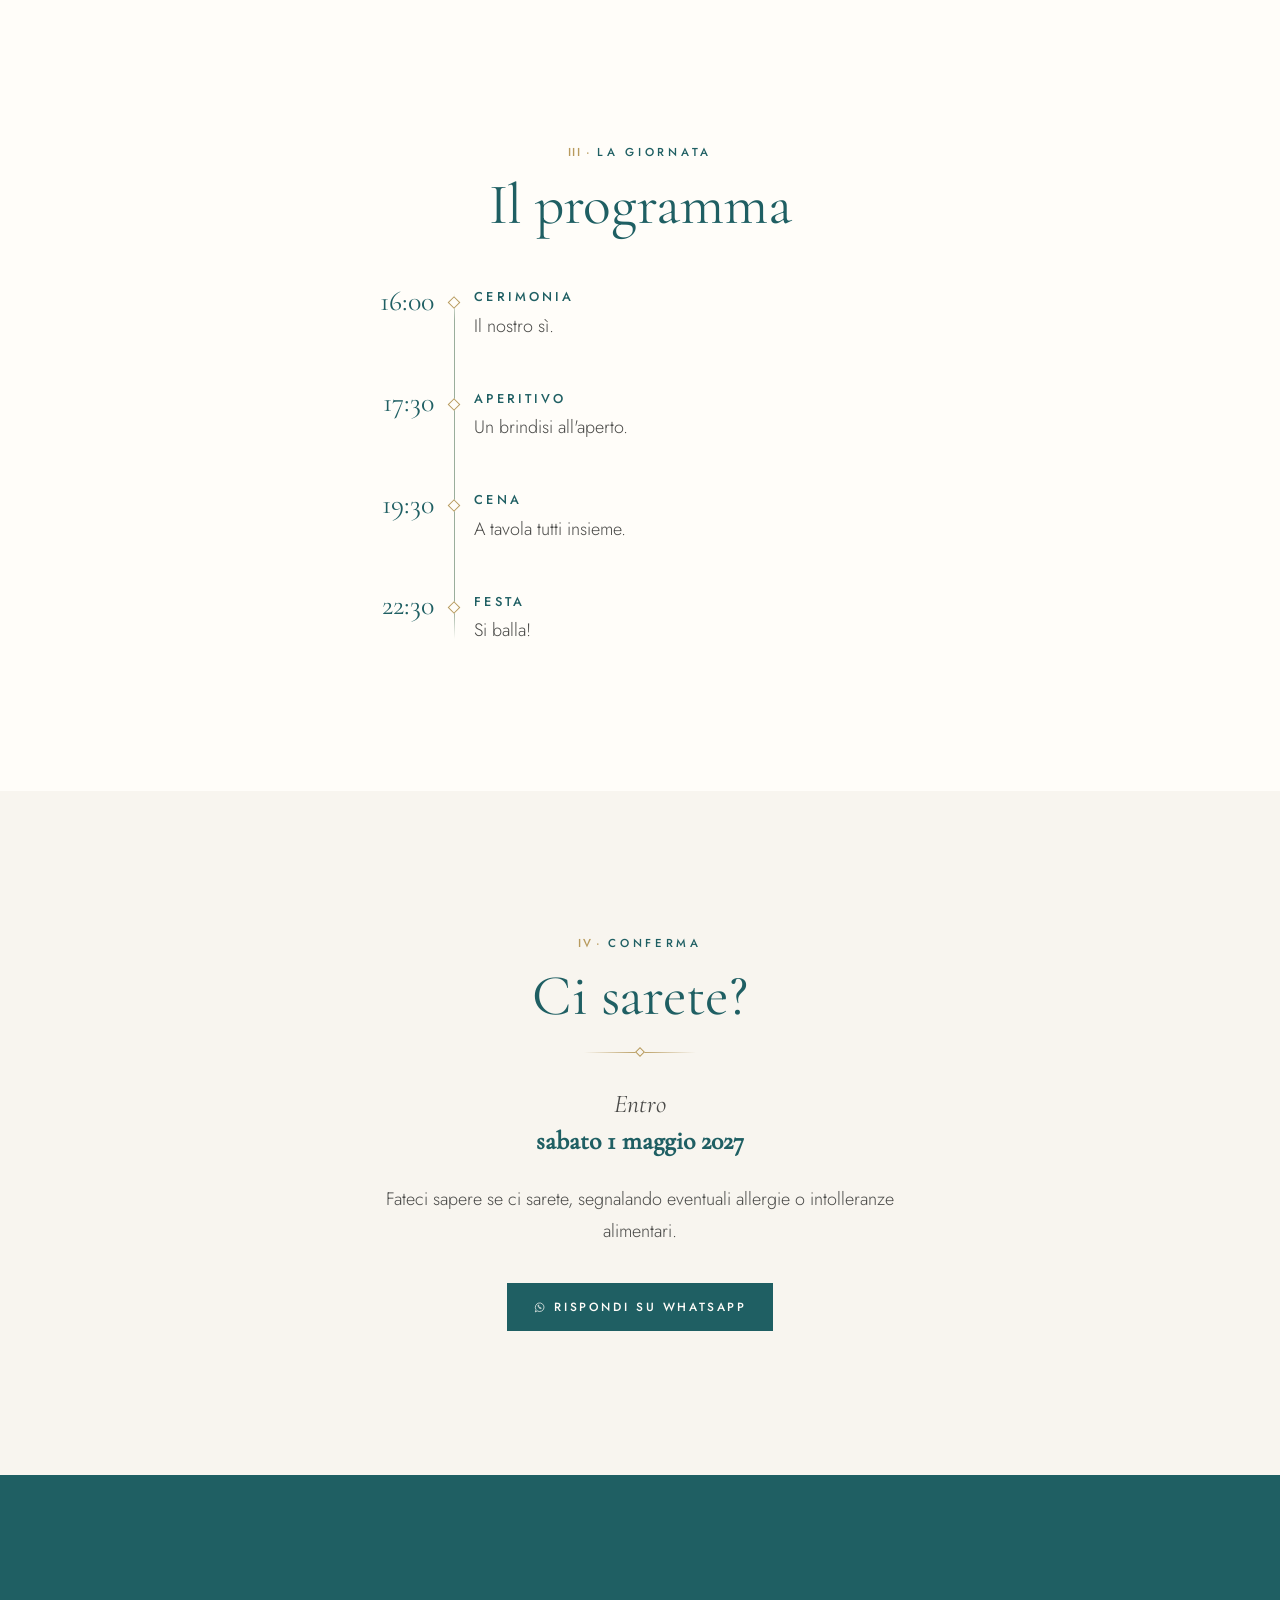
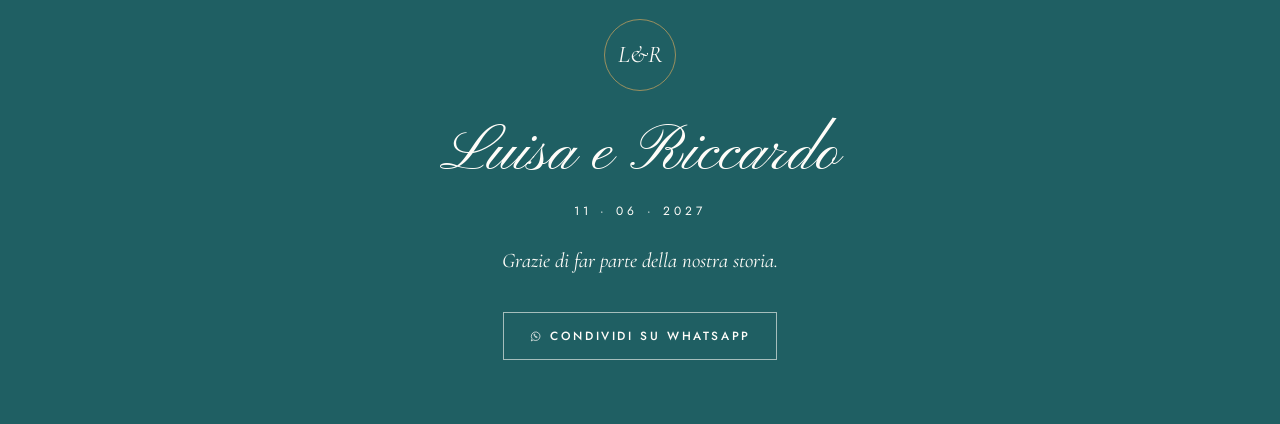
<file: varianti/itinerario/index.html>
<!doctype html>
<html lang="it">
<head>
  <meta charset="utf-8">
  <meta name="viewport" content="width=device-width, initial-scale=1, viewport-fit=cover">
  <meta name="theme-color" content="#1F5F63">
  <meta name="robots" content="noindex, nofollow">
  <!-- Variante di prova: tutti i percorsi partono dalla radice del sito -->
  <base href="../../">
  <title>Variante itinerario · Luisa e Riccardo</title>
  <link rel="icon" href="favicon.svg" type="image/svg+xml">
  <link rel="preload" href="assets/fonts/cormorant-garamond-latin-400-normal.woff2" as="font" type="font/woff2" crossorigin>
  <link rel="preload" href="assets/fonts/pinyon-script-latin-400-normal.woff2" as="font" type="font/woff2" crossorigin>
  <link rel="stylesheet" href="assets/css/style.css">
  <link rel="stylesheet" href="varianti/itinerario/itinerario.css">
  <script>
    // La mappa d'apertura compare una volta per sessione (con ?mappa sempre);
    // con "riduci movimento" non compare.
    (function (h) {
      h.classList.add('js');
      var show = /[?&]mappa\b/.test(location.search);
      try { show = show || !sessionStorage.getItem('itinerario-mappa'); } catch (e) { show = true; }
      if (window.matchMedia && matchMedia('(prefers-reduced-motion: reduce)').matches) show = false;
      h.classList.add(show ? 'map-pending' : 'map-seen');
    })(document.documentElement);
  </script>
</head>
<body>
  <!-- Mappa d'apertura: chiusa a libro, si apre toccandola; il percorso si disegna,
       l'aereo arriva a destinazione e la mappa si allontana scoprendo la copertina -->
  <div class="mapcover" id="mapcover">
    <div class="map">
      <div class="map__panel map__panel--l" aria-hidden="true">
        <svg class="map__art" viewBox="0 0 600 600" preserveAspectRatio="xMidYMid slice" focusable="false">
          <g id="map-art">
            <rect class="ma-paper" width="600" height="600"/>
            <path class="ma-grid" d="M0 120H600M0 240H600M0 360H600M0 480H600M120 0V600M240 0V600M360 0V600M480 0V600"/>
            <g class="ma-contour">
              <ellipse cx="285" cy="165" rx="118" ry="62" transform="rotate(-14 285 165)"/>
              <ellipse cx="291" cy="161" rx="86" ry="44" transform="rotate(-14 291 161)"/>
              <ellipse cx="297" cy="157" rx="56" ry="27" transform="rotate(-14 297 157)"/>
              <ellipse cx="302" cy="154" rx="26" ry="12" transform="rotate(-14 302 154)"/>
              <ellipse cx="330" cy="500" rx="104" ry="46" transform="rotate(8 330 500)"/>
              <ellipse cx="324" cy="503" rx="70" ry="29" transform="rotate(8 324 503)"/>
              <ellipse cx="318" cy="506" rx="36" ry="13" transform="rotate(8 318 506)"/>
            </g>
            <path class="ma-lake" d="M455 262c22-20 66-20 84 2c16 20 2 50-30 56c-30 6-68-6-68-30c0-12 5-20 14-28z"/>
            <path class="ma-lake-line" d="M470 280c14-6 34-6 48 2M478 296c10-3 22-3 32 1"/>
            <g class="ma-compass" transform="translate(495 432)">
              <circle r="34"/><circle r="27"/>
              <path class="ma-compass-s" d="M0 40L6 6 0 0-6 6zM40 0L6 6 0 0 6-6zM-40 0L-6-6 0 0-6 6z"/>
              <path class="ma-compass-n" d="M0-40L6-6 0 0-6-6z"/>
              <text y="-45" text-anchor="middle">N</text>
            </g>
            <text class="ma-title" x="78" y="140">Il nostro itinerario</text>
            <text class="ma-sub" x="80" y="163">11 · VI · MMXXVII</text>
          </g>
        </svg>
      </div>
      <div class="map__panel map__panel--r" aria-hidden="true">
        <div class="map__face map__face--front">
          <svg class="map__art" viewBox="0 0 600 600" preserveAspectRatio="xMidYMid slice" focusable="false"><use href="#map-art"/></svg>
        </div>
        <div class="map__face map__face--back">
          <div class="map__cover">
            <p class="map__kicker">Itinerario di nozze</p>
            <svg class="map__emblem" viewBox="-30 -30 60 60" focusable="false">
              <circle r="27"/>
              <path d="M0-24L4.5-4.5 0 0-4.5-4.5z"/>
              <path class="map__emblem-s" d="M0 24L4.5 4.5 0 0-4.5 4.5zM24 0L4.5 4.5 0 0 4.5-4.5zM-24 0L-4.5-4.5 0 0-4.5 4.5z"/>
            </svg>
            <p class="map__names" data-cover="names"></p>
            <p class="map__date" data-cover="date"></p>
          </div>
        </div>
      </div>
      <svg class="map__route" viewBox="0 0 600 600" preserveAspectRatio="xMidYMid slice" aria-hidden="true" focusable="false">
        <defs>
          <mask id="map-mask" maskUnits="userSpaceOnUse" x="0" y="0" width="600" height="600">
            <path id="map-mask-path" fill="none" stroke="#fff" stroke-width="10" stroke-linecap="round"
                  d="M110 455C190 470 250 430 240 375C230 320 150 320 168 270C186 222 300 238 330 268C360 298 425 285 430 205"/>
          </mask>
        </defs>
        <path class="mr-ghost" d="M110 455C190 470 250 430 240 375C230 320 150 320 168 270C186 222 300 238 330 268C360 298 425 285 430 205"/>
        <path class="mr-route" id="map-path" mask="url(#map-mask)"
              d="M110 455C190 470 250 430 240 375C230 320 150 320 168 270C186 222 300 238 330 268C360 298 425 285 430 205"/>
        <circle class="mr-start" cx="110" cy="455" r="5"/>
        <g id="map-stops"></g>
        <g transform="translate(430 205)"><g class="mr-pin">
          <path d="M0 0C-6-9-11-14-11-21a11 11 0 0 1 22 0C11-14 6-9 0 0z"/><circle cy="-21" r="4"/>
        </g></g>
        <text class="mr-dest" x="430" y="160" text-anchor="middle" data-cover="town"></text>
        <g id="map-plane" transform="translate(110 455)"><g class="mr-plane"><circle r="15"/>
          <path transform="scale(1.05) translate(-12 -12)" d="M12 2c.8 0 1.3.9 1.3 2v5.2l7.2 4.3v1.9l-7.2-2.2v4.6l2 1.5v1.6l-3.3-1-3.3 1v-1.6l2-1.5v-4.6l-7.2 2.2v-1.9l7.2-4.3V4c0-1.1.5-2 1.3-2z"/>
        </g></g>
      </svg>
    </div>
    <button class="mapcover__btn" type="button" aria-label="Apri l'invito"></button>
    <p class="mapcover__hint" aria-hidden="true">Tocca la mappa per aprirla</p>
  </div>

  <a class="skip-link" href="varianti/itinerario/#intro">Vai al contenuto</a>

  <header class="hero" id="hero">
    <div class="hero__media" data-slot="hero-media"></div>
    <div class="hero__veil" aria-hidden="true"></div>
    <div class="hero__content">
      <p class="hero__phrase" data-slot="hero-phrase"></p>
      <h1 class="hero__names" data-slot="hero-names"></h1>
      <p class="hero__date" data-slot="hero-date"></p>
    </div>
    <!-- la linea di scorrimento qui è nascosta: al suo posto parte il percorso con l'aereo -->
    <a class="hero__scroll" href="varianti/itinerario/#intro" aria-label="Scorri verso il basso">
      <span class="hero__scroll-line" aria-hidden="true"></span>
    </a>
  </header>

  <main>
    <section class="section section--intro" id="intro" aria-labelledby="intro-title">
      <div class="container intro">
        <div class="intro__text">
          <p class="eyebrow" data-reveal>Cari amici e parenti</p>
          <h2 class="title" id="intro-title" data-slot="intro-title" data-reveal></h2>
          <div class="ornament" aria-hidden="true" data-reveal></div>
          <div class="prose" data-slot="intro-text"></div>
          <p class="signature" data-slot="intro-signature" data-reveal></p>
        </div>
        <figure class="intro__photo" data-slot="intro-photo" data-reveal></figure>
      </div>
    </section>

    <section class="section section--countdown" id="countdown" aria-labelledby="countdown-title">
      <div class="container center">
        <p class="eyebrow" data-reveal data-slot="countdown-date"></p>
        <h2 class="title" id="countdown-title" data-slot="countdown-title" data-reveal></h2>
        <div class="countdown" data-slot="countdown" data-reveal></div>
        <div class="actions" data-reveal>
          <button class="btn" type="button" data-action="ics">Aggiungi al calendario</button>
          <a class="btn btn--ghost" data-slot="gcal" target="_blank" rel="noopener">Google Calendar</a>
        </div>
      </div>
    </section>

    <section class="section section--places" id="luoghi" aria-labelledby="places-title">
      <div class="container">
        <p class="eyebrow center" data-reveal>Dove</p>
        <h2 class="title center" id="places-title" data-reveal>Il luogo</h2>
        <div class="places" data-slot="places"></div>
      </div>
    </section>

    <section class="section section--program" id="programma" aria-labelledby="program-title" data-section="programma">
      <div class="container narrow">
        <p class="eyebrow center" data-reveal>La giornata</p>
        <h2 class="title center" id="program-title" data-slot="program-title" data-reveal></h2>
        <ol class="timeline" data-slot="timeline"></ol>
      </div>
    </section>

    <section class="section section--info" id="info" aria-labelledby="info-title" data-section="info">
      <div class="container">
        <p class="eyebrow center" data-reveal>Da sapere</p>
        <h2 class="title center" id="info-title" data-slot="info-title" data-reveal></h2>
        <div class="info-grid" data-slot="info"></div>
      </div>
    </section>

    <section class="section section--rsvp" id="rsvp" aria-labelledby="rsvp-title" data-section="rsvp">
      <div class="container narrow center">
        <p class="eyebrow" data-reveal>Conferma</p>
        <h2 class="title" id="rsvp-title" data-slot="rsvp-title" data-reveal></h2>
        <div class="ornament" aria-hidden="true" data-reveal></div>
        <p class="lead" data-slot="rsvp-deadline" data-reveal></p>
        <p data-slot="rsvp-text" data-reveal></p>
        <div class="actions" data-slot="rsvp-actions" data-reveal></div>
      </div>
    </section>

    <section class="section section--gift" id="regalo" aria-labelledby="gift-title" data-section="regalo">
      <div class="container narrow center">
        <p class="eyebrow" data-reveal>Regalo</p>
        <h2 class="title" id="gift-title" data-slot="gift-title" data-reveal></h2>
        <p class="lead" data-slot="gift-text" data-reveal></p>
        <div class="iban-card" data-reveal>
          <dl>
            <dt>Intestatari</dt><dd data-slot="gift-holder"></dd>
            <dt>IBAN</dt><dd class="iban" data-slot="gift-iban"></dd>
            <dt>Causale</dt><dd data-slot="gift-reason"></dd>
          </dl>
          <button class="btn" type="button" data-action="copy-iban">Copia IBAN</button>
          <p class="iban-card__feedback" role="status" aria-live="polite" data-slot="gift-feedback"></p>
        </div>
      </div>
    </section>
  </main>

  <footer class="footer">
    <div class="container center">
      <p class="footer__monogram" data-slot="footer-initials" data-reveal></p>
      <p class="footer__names" data-slot="footer-names" data-reveal></p>
      <p class="footer__date" data-slot="footer-date" data-reveal></p>
      <p class="footer__thanks" data-slot="footer-thanks" data-reveal></p>
      <div class="actions" data-reveal>
        <a class="btn btn--light" data-slot="share" target="_blank" rel="noopener">Condividi su WhatsApp</a>
      </div>
    </div>
  </footer>

  <noscript><p class="noscript">Per vedere l'invito attiva JavaScript nel browser.</p></noscript>

  <script src="config.js"></script>
  <script src="assets/js/main.js"></script>
  <script src="varianti/itinerario/itinerario.js"></script>
</body>
</html>
</file>
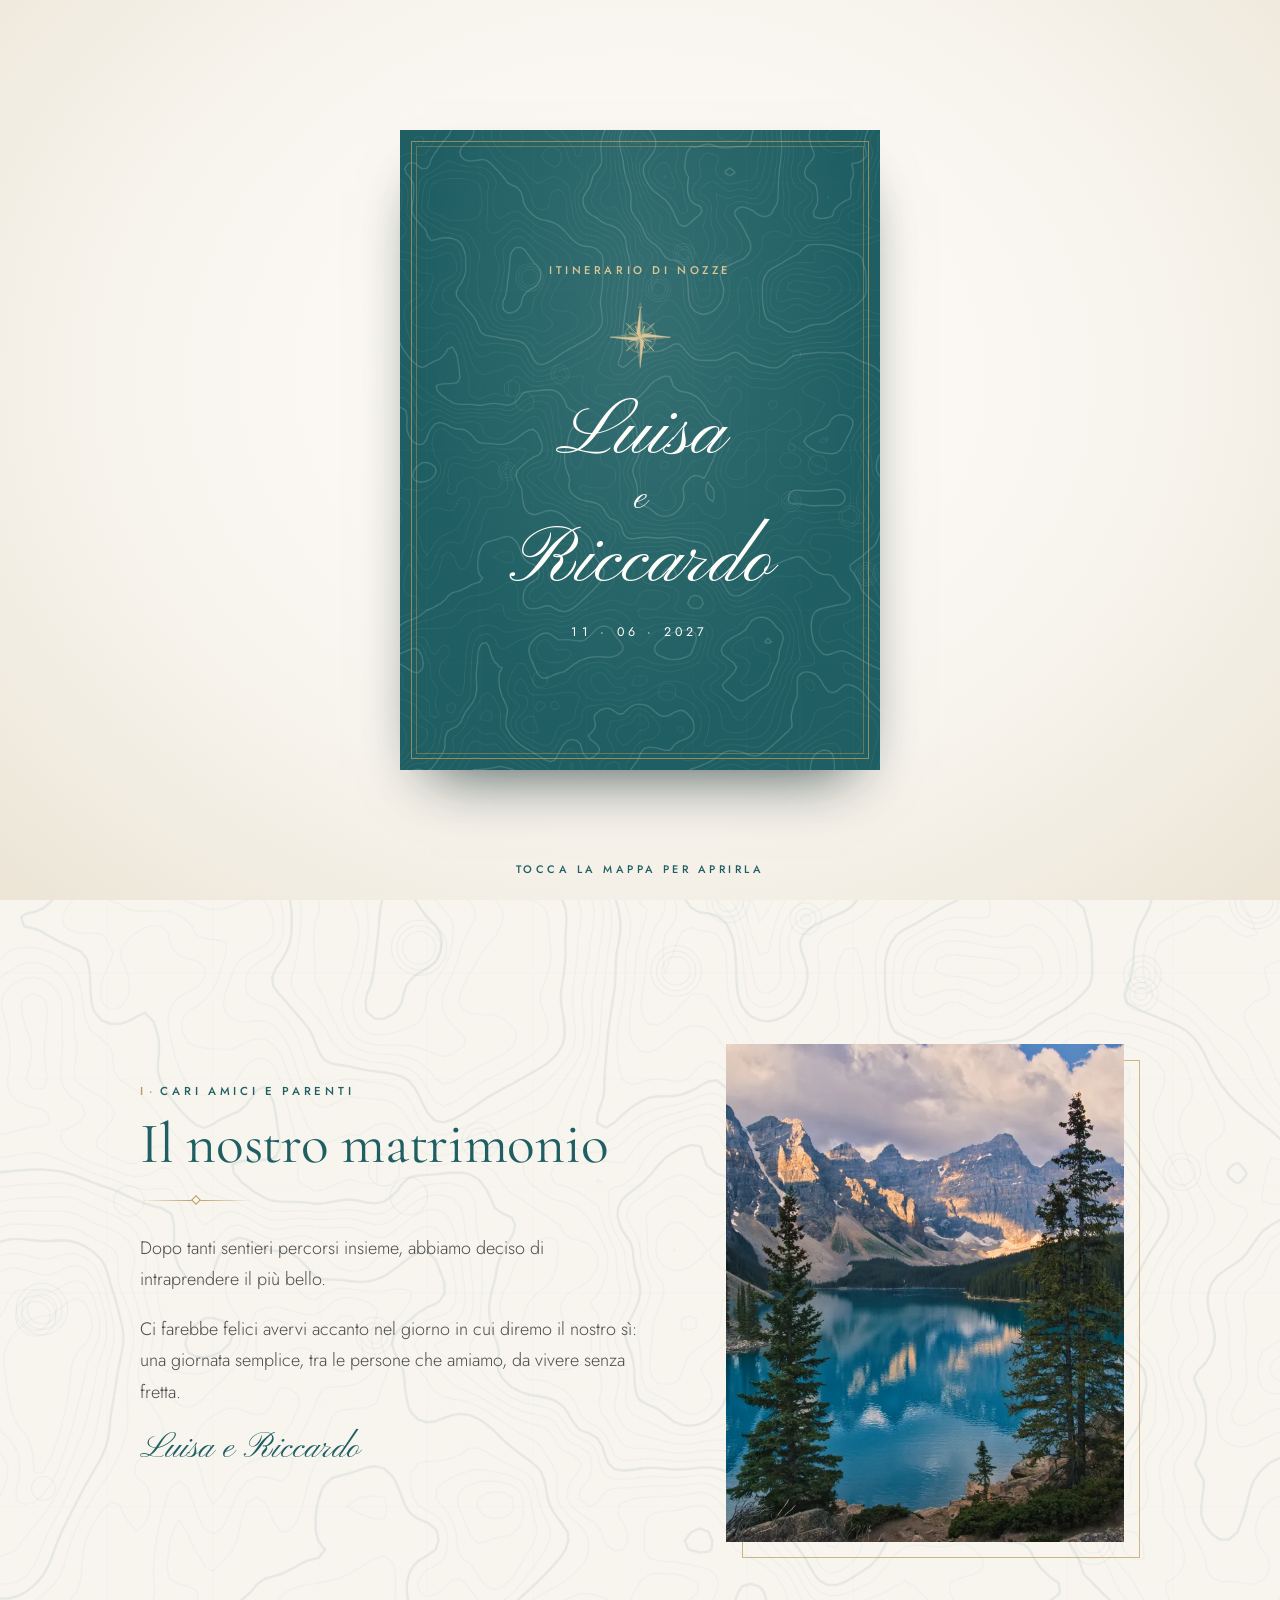
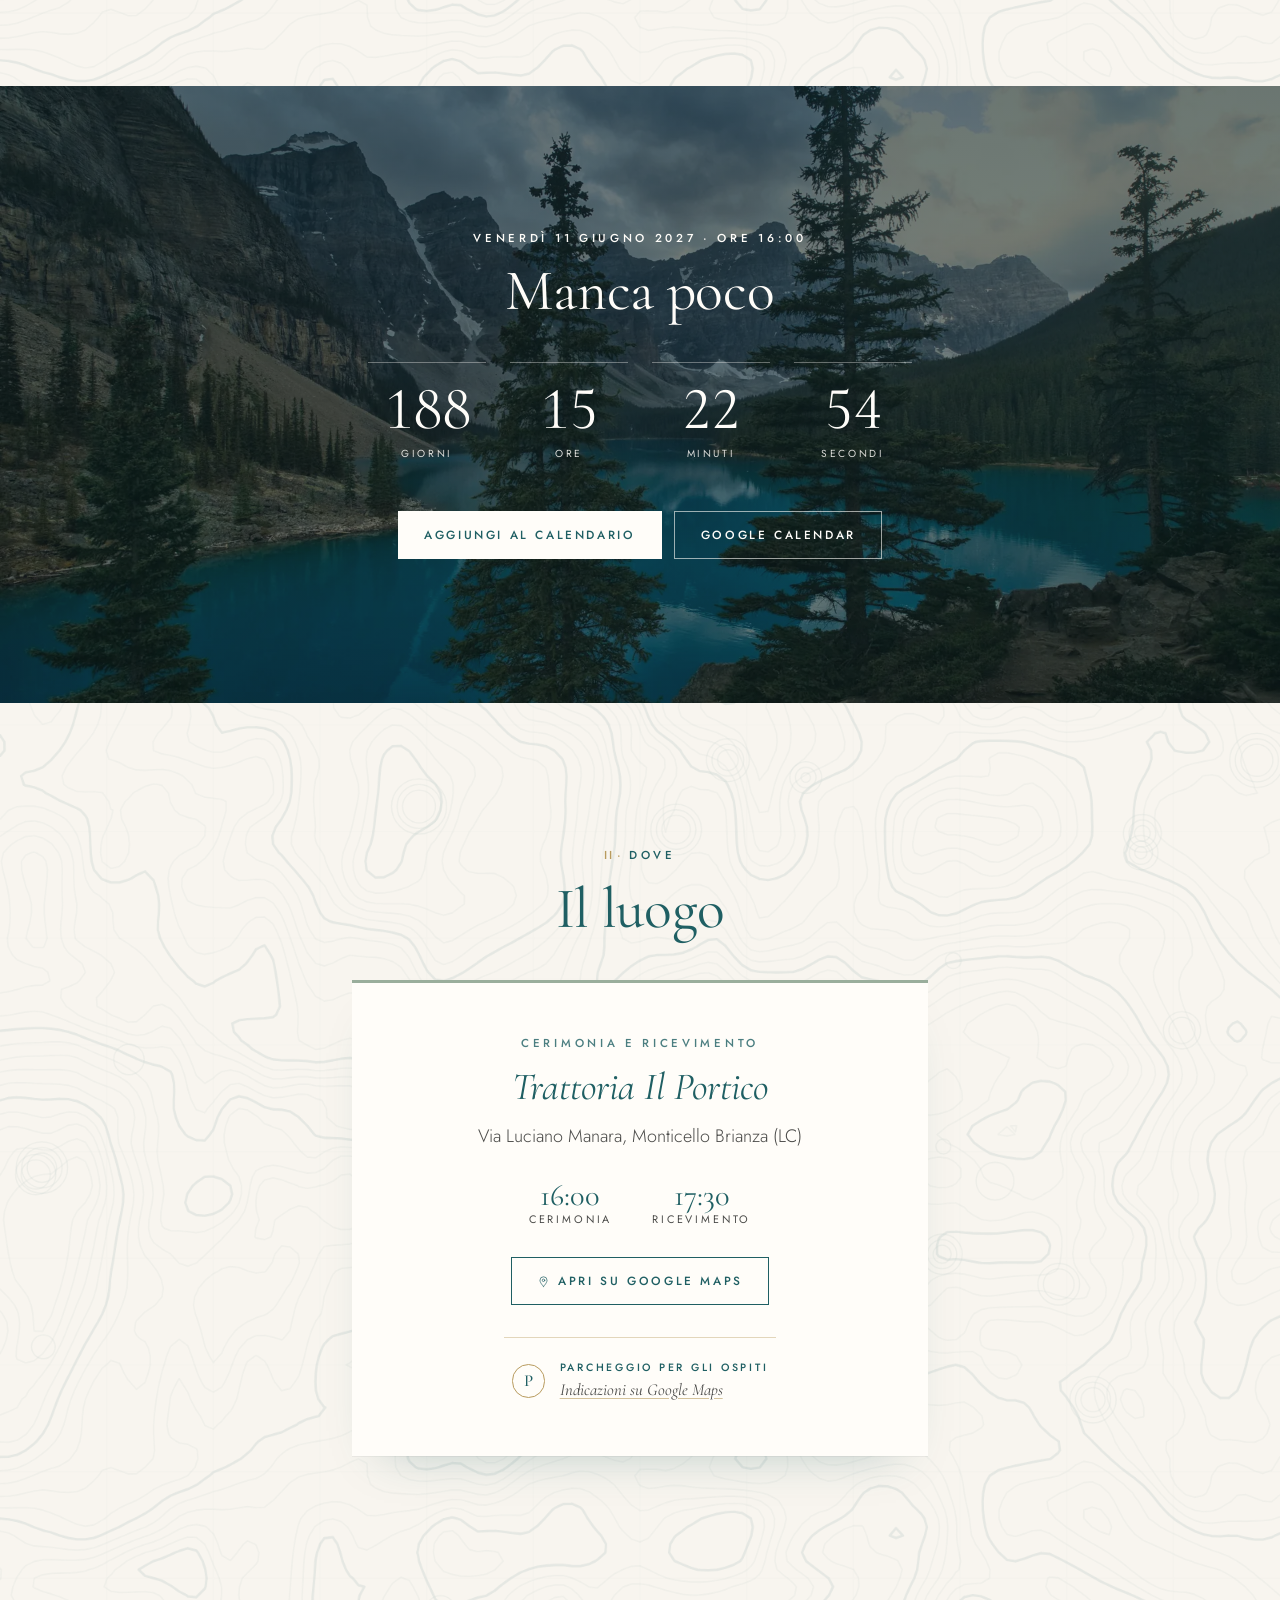
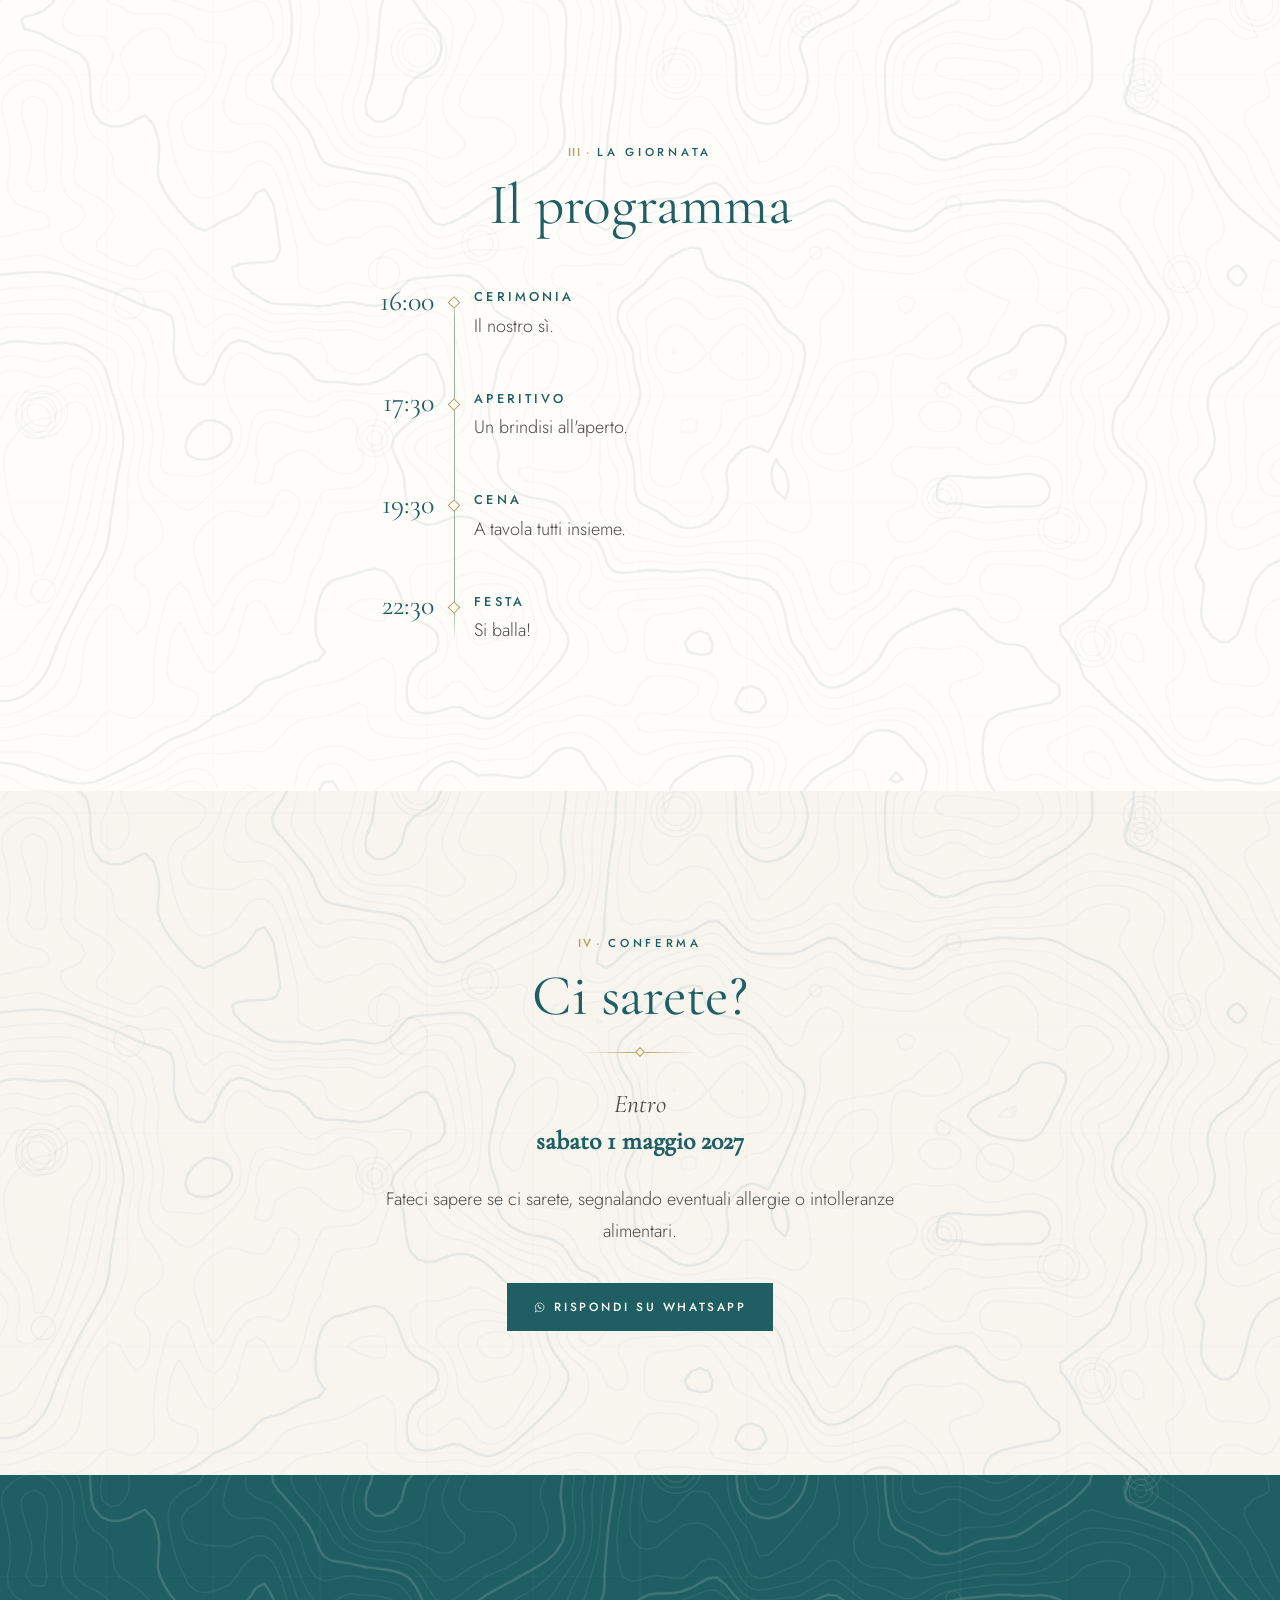
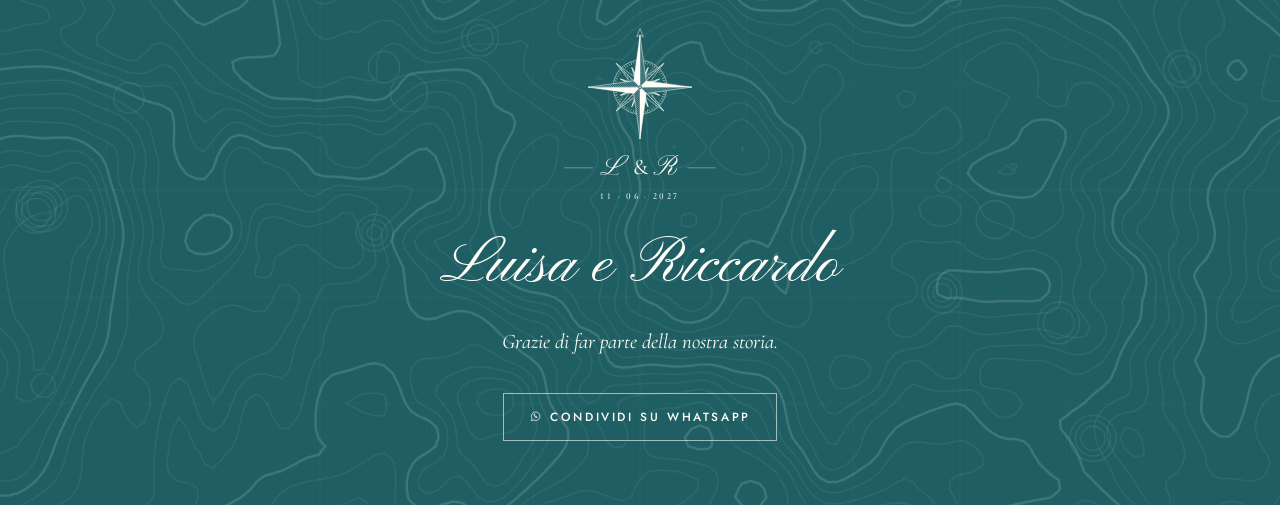
<file: varianti/luce/index.html>
<!doctype html>
<html lang="it">
<head>
  <meta charset="utf-8">
  <meta name="viewport" content="width=device-width, initial-scale=1, viewport-fit=cover">
  <meta name="theme-color" content="#1F5F63">
  <meta name="robots" content="noindex, nofollow">
  <!-- Variante di prova: tutti i percorsi partono dalla radice del sito -->
  <base href="../../">
  <title>Variante luce · Luisa e Riccardo</title>
  <link rel="icon" href="favicon.svg" type="image/svg+xml">
  <link rel="preload" href="assets/fonts/cormorant-garamond-latin-400-normal.woff2" as="font" type="font/woff2" crossorigin>
  <link rel="preload" href="assets/fonts/pinyon-script-latin-400-normal.woff2" as="font" type="font/woff2" crossorigin>
  <link rel="stylesheet" href="assets/css/style.css">
  <link rel="stylesheet" href="varianti/topografica/topografica.css">
  <!-- Variante G: come la F, con le foto nuove (DSC02044 in copertina e nel messaggio, DSC02026 nel conto alla rovescia).
       Ogni punto ha la stessa foto su telefono e computer: cambia solo il ritaglio. -->
  <style>
    /* sfondo del conto alla rovescia: una foto diversa dalla copertina (la carica lo script in fondo) */
    .section--countdown { background-image: var(--luce-countdown-bg, none); }
  </style>
  <script>
    // La mappa d'apertura compare una volta per sessione (con ?mappa sempre);
    // con "riduci movimento" non compare.
    (function (h) {
      h.classList.add('js');
      var show = /[?&]mappa\b/.test(location.search);
      try { show = show || !sessionStorage.getItem('topografica-mappa'); } catch (e) { show = true; }
      if (window.matchMedia && matchMedia('(prefers-reduced-motion: reduce)').matches) show = false;
      h.classList.add(show ? 'map-pending' : 'map-seen');
    })(document.documentElement);
  </script>
</head>
<body>
  <!-- Mappa d'apertura in stile topografico (curve di livello avorio su petrolio): chiusa a libro,
       si apre toccandola; il percorso si disegna, l'aereo arriva a destinazione e la mappa
       si allontana scoprendo la copertina -->
  <div class="mapcover" id="mapcover">
    <div class="map">
      <div class="map__panel map__panel--l" aria-hidden="true">
        <svg class="map__art" viewBox="0 0 600 600" preserveAspectRatio="xMidYMid slice" focusable="false">
          <g id="map-art">
            <defs>
              <radialGradient id="mt-vignette" cx="50%" cy="45%" r="70%">
                <stop offset="0" stop-color="#2A7276" stop-opacity=".55"/>
                <stop offset=".6" stop-color="#1F5F63" stop-opacity="0"/>
                <stop offset="1" stop-color="#123B3E" stop-opacity=".75"/>
              </radialGradient>
            </defs>
            <rect class="mt-sea" width="600" height="600"/>
            <rect width="600" height="600" fill="url(#mt-vignette)"/>
            <!-- curve di livello: le disegna topografica.js (stesso disegno a ogni visita) -->
            <image class="map-topo" x="0" y="0" width="600" height="600" preserveAspectRatio="none"/>
            <!-- timbro con i nomi (proposta 1, assets/js/bussola.js); posizione scelta perché resti
                 intero anche su telefono, dove si vede solo la striscia x 60-540, e lontano dal percorso -->
            <g class="ma-compass" transform="translate(440 405)">
              <circle class="ma-compass-halo" r="93"/>
              <g data-bussola="timbro" transform="scale(.44)" style="color:#FFFDF9;--paper:#1A5154"></g>
            </g>
            <text class="ma-title" x="78" y="140">Il nostro itinerario</text>
            <text class="ma-sub" x="80" y="163">11 · 06 · 2027</text>
          </g>
        </svg>
      </div>
      <div class="map__panel map__panel--r" aria-hidden="true">
        <div class="map__face map__face--front">
          <!-- copia del disegno di sinistra, fatta da topografica.js: con <use> Safari su iPhone
               non mostrava l'immagine delle curve di livello -->
          <svg class="map__art" id="map-art-copy" viewBox="0 0 600 600" preserveAspectRatio="xMidYMid slice" focusable="false"></svg>
        </div>
        <div class="map__face map__face--back">
          <div class="map__topo" aria-hidden="true"></div>
          <div class="map__cover">
            <p class="map__kicker">Itinerario di nozze</p>
            <div class="map__emblem" data-bussola="rosa"></div>
            <p class="map__names" data-cover="names"></p>
            <p class="map__date" data-cover="date"></p>
          </div>
        </div>
      </div>
      <svg class="map__route" viewBox="0 0 600 600" preserveAspectRatio="xMidYMid slice" aria-hidden="true" focusable="false">
        <defs>
          <mask id="map-mask" maskUnits="userSpaceOnUse" x="0" y="0" width="600" height="600">
            <path id="map-mask-path" fill="none" stroke="#fff" stroke-width="10" stroke-linecap="round"
                  d="M110 455C190 470 250 430 240 375C230 320 150 320 168 270C186 222 300 238 330 268C360 298 425 285 430 205"/>
          </mask>
        </defs>
        <path class="mr-ghost" d="M110 455C190 470 250 430 240 375C230 320 150 320 168 270C186 222 300 238 330 268C360 298 425 285 430 205"/>
        <path class="mr-route" id="map-path" mask="url(#map-mask)"
              d="M110 455C190 470 250 430 240 375C230 320 150 320 168 270C186 222 300 238 330 268C360 298 425 285 430 205"/>
        <circle class="mr-start" cx="110" cy="455" r="5"/>
        <g id="map-stops"></g>
        <g transform="translate(430 205)"><g class="mr-pin">
          <path d="M0 0C-6-9-11-14-11-21a11 11 0 0 1 22 0C11-14 6-9 0 0z"/><circle cy="-21" r="4"/>
        </g></g>
        <text class="mr-dest" x="430" y="160" text-anchor="middle" data-cover="town"></text>
        <g id="map-plane" transform="translate(110 455)"><g class="mr-plane"><circle r="15"/>
          <path transform="scale(1.05) translate(-12 -12)" d="M12 2c.8 0 1.3.9 1.3 2v5.2l7.2 4.3v1.9l-7.2-2.2v4.6l2 1.5v1.6l-3.3-1-3.3 1v-1.6l2-1.5v-4.6l-7.2 2.2v-1.9l7.2-4.3V4c0-1.1.5-2 1.3-2z"/>
        </g></g>
      </svg>
    </div>
    <button class="mapcover__btn" type="button" aria-label="Apri l'invito"></button>
    <p class="mapcover__hint" aria-hidden="true">Tocca la mappa per aprirla</p>
  </div>

  <a class="skip-link" href="varianti/luce/#intro">Vai al contenuto</a>

  <header class="hero" id="hero">
    <div class="hero__media" data-slot="hero-media"></div>
    <div class="hero__veil" aria-hidden="true"></div>
    <div class="hero__content">
      <p class="hero__phrase" data-slot="hero-phrase"></p>
      <h1 class="hero__names" data-slot="hero-names"></h1>
      <p class="hero__date" data-slot="hero-date"></p>
    </div>
    <!-- la linea di scorrimento qui è nascosta: al suo posto parte il percorso con l'aereo -->
    <a class="hero__scroll" href="varianti/luce/#intro" aria-label="Scorri verso il basso">
      <span class="hero__scroll-line" aria-hidden="true"></span>
    </a>
  </header>

  <main>
    <section class="section section--intro" id="intro" aria-labelledby="intro-title">
      <div class="container intro">
        <div class="intro__text">
          <p class="eyebrow" data-reveal>Cari amici e parenti</p>
          <h2 class="title" id="intro-title" data-slot="intro-title" data-reveal></h2>
          <div class="ornament" aria-hidden="true" data-reveal></div>
          <div class="prose" data-slot="intro-text"></div>
          <p class="signature" data-slot="intro-signature" data-reveal></p>
        </div>
        <figure class="intro__photo" data-slot="intro-photo" data-reveal></figure>
      </div>
    </section>

    <section class="section section--countdown" id="countdown" aria-labelledby="countdown-title">
      <div class="container center">
        <p class="eyebrow" data-reveal data-slot="countdown-date"></p>
        <h2 class="title" id="countdown-title" data-slot="countdown-title" data-reveal></h2>
        <div class="countdown" data-slot="countdown" data-reveal></div>
        <div class="actions" data-reveal>
          <button class="btn" type="button" data-action="ics">Aggiungi al calendario</button>
          <a class="btn btn--ghost" data-slot="gcal" target="_blank" rel="noopener">Google Calendar</a>
        </div>
      </div>
    </section>

    <section class="section section--places" id="luoghi" aria-labelledby="places-title">
      <div class="container">
        <p class="eyebrow center" data-reveal>Dove</p>
        <h2 class="title center" id="places-title" data-reveal>Il luogo</h2>
        <div class="places" data-slot="places"></div>
      </div>
    </section>

    <section class="section section--program" id="programma" aria-labelledby="program-title" data-section="programma">
      <div class="container narrow">
        <p class="eyebrow center" data-reveal>La giornata</p>
        <h2 class="title center" id="program-title" data-slot="program-title" data-reveal></h2>
        <ol class="timeline" data-slot="timeline"></ol>
      </div>
    </section>

    <section class="section section--info" id="info" aria-labelledby="info-title" data-section="info">
      <div class="container">
        <p class="eyebrow center" data-reveal>Da sapere</p>
        <h2 class="title center" id="info-title" data-slot="info-title" data-reveal></h2>
        <div class="info-grid" data-slot="info"></div>
      </div>
    </section>

    <section class="section section--rsvp" id="rsvp" aria-labelledby="rsvp-title" data-section="rsvp">
      <div class="container narrow center">
        <p class="eyebrow" data-reveal>Conferma</p>
        <h2 class="title" id="rsvp-title" data-slot="rsvp-title" data-reveal></h2>
        <div class="ornament" aria-hidden="true" data-reveal></div>
        <p class="lead" data-slot="rsvp-deadline" data-reveal></p>
        <p data-slot="rsvp-text" data-reveal></p>
        <div class="actions" data-slot="rsvp-actions" data-reveal></div>
      </div>
    </section>

    <section class="section section--gift" id="regalo" aria-labelledby="gift-title" data-section="regalo">
      <div class="container narrow center">
        <p class="eyebrow" data-reveal>Regalo</p>
        <h2 class="title" id="gift-title" data-slot="gift-title" data-reveal></h2>
        <p class="lead" data-slot="gift-text" data-reveal></p>
        <div class="iban-card" data-reveal>
          <dl>
            <dt>Intestatari</dt><dd data-slot="gift-holder"></dd>
            <dt>IBAN</dt><dd class="iban" data-slot="gift-iban"></dd>
            <dt>Causale</dt><dd data-slot="gift-reason"></dd>
          </dl>
          <button class="btn" type="button" data-action="copy-iban">Copia IBAN</button>
          <p class="iban-card__feedback" role="status" aria-live="polite" data-slot="gift-feedback"></p>
        </div>
      </div>
    </section>
  </main>

  <footer class="footer">
    <div class="container center">
      <!-- sigillo con iniziali e data: l'aereo atterra sulla sua freccia del nord -->
      <div class="footer__monogram footer__seal" data-bussola="sigillo" data-reveal></div>
      <p class="footer__names" data-slot="footer-names" data-reveal></p>
      <p class="footer__thanks" data-slot="footer-thanks" data-reveal></p>
      <div class="actions" data-reveal>
        <a class="btn btn--light" data-slot="share" target="_blank" rel="noopener">Condividi su WhatsApp</a>
      </div>
    </div>
  </footer>

  <noscript><p class="noscript">Per vedere l'invito attiva JavaScript nel browser.</p></noscript>

  <script src="config.js"></script>
  <script>
    // Foto della variante G, solo per questa pagina (config.js resta com'è).
    // Copertina: DSC02044, verticale intera su telefono, ritaglio 3:2 su computer.
    // Messaggio: DSC02044 ritagliata 4:5. Conto alla rovescia: DSC02026 (vedi sotto).
    (function (C) {
      C.copertina.fotoVerticale   = { src: 'assets/img/luce-verticale',   larghezze: [800, 1200, 1800] };
      C.copertina.fotoOrizzontale = { src: 'assets/img/luce-orizzontale', larghezze: [1200, 1920, 2560] };
      C.copertina.alt = 'Il lago Moraine al tramonto, con le cime illuminate che si riflettono nell\'acqua turchese';
      C.intro.foto = { src: 'assets/img/luce-ritratto', larghezze: [600, 1200] };
      C.intro.alt = 'Le cime illuminate dal tramonto si riflettono nel lago turchese, tra i pini';
    })(window.WEDDING);
  </script>
  <script src="assets/js/bussola.js"></script>
  <script src="assets/js/main.js"></script>
  <script src="varianti/topografica/topografica.js"></script>
  <script>
    // Sfondo del conto alla rovescia (DSC02026), caricato quando la sezione si avvicina.
    // main.js prepara --countdown-bg con la foto della copertina: qui non viene usata.
    (function () {
      var section = document.getElementById('countdown');
      var foto = { src: 'assets/img/luce-sfondo-orizzontale', larghezze: [1200, 1920] };
      function load() {
        var w = foto.larghezze;
        var size = window.innerWidth * (window.devicePixelRatio || 1) > w[0] ? w[w.length - 1] : w[0];
        var abs = new URL(foto.src + '-' + size + '.webp', document.baseURI).href;
        section.style.setProperty('--luce-countdown-bg', 'url("' + abs + '")');
      }
      if (!('IntersectionObserver' in window)) return load();
      var io = new IntersectionObserver(function (entries) {
        if (entries[0].isIntersecting) { load(); io.disconnect(); }
      }, { rootMargin: '600px 0px' });
      io.observe(section);
    })();
  </script>
</body>
</html>
</file>
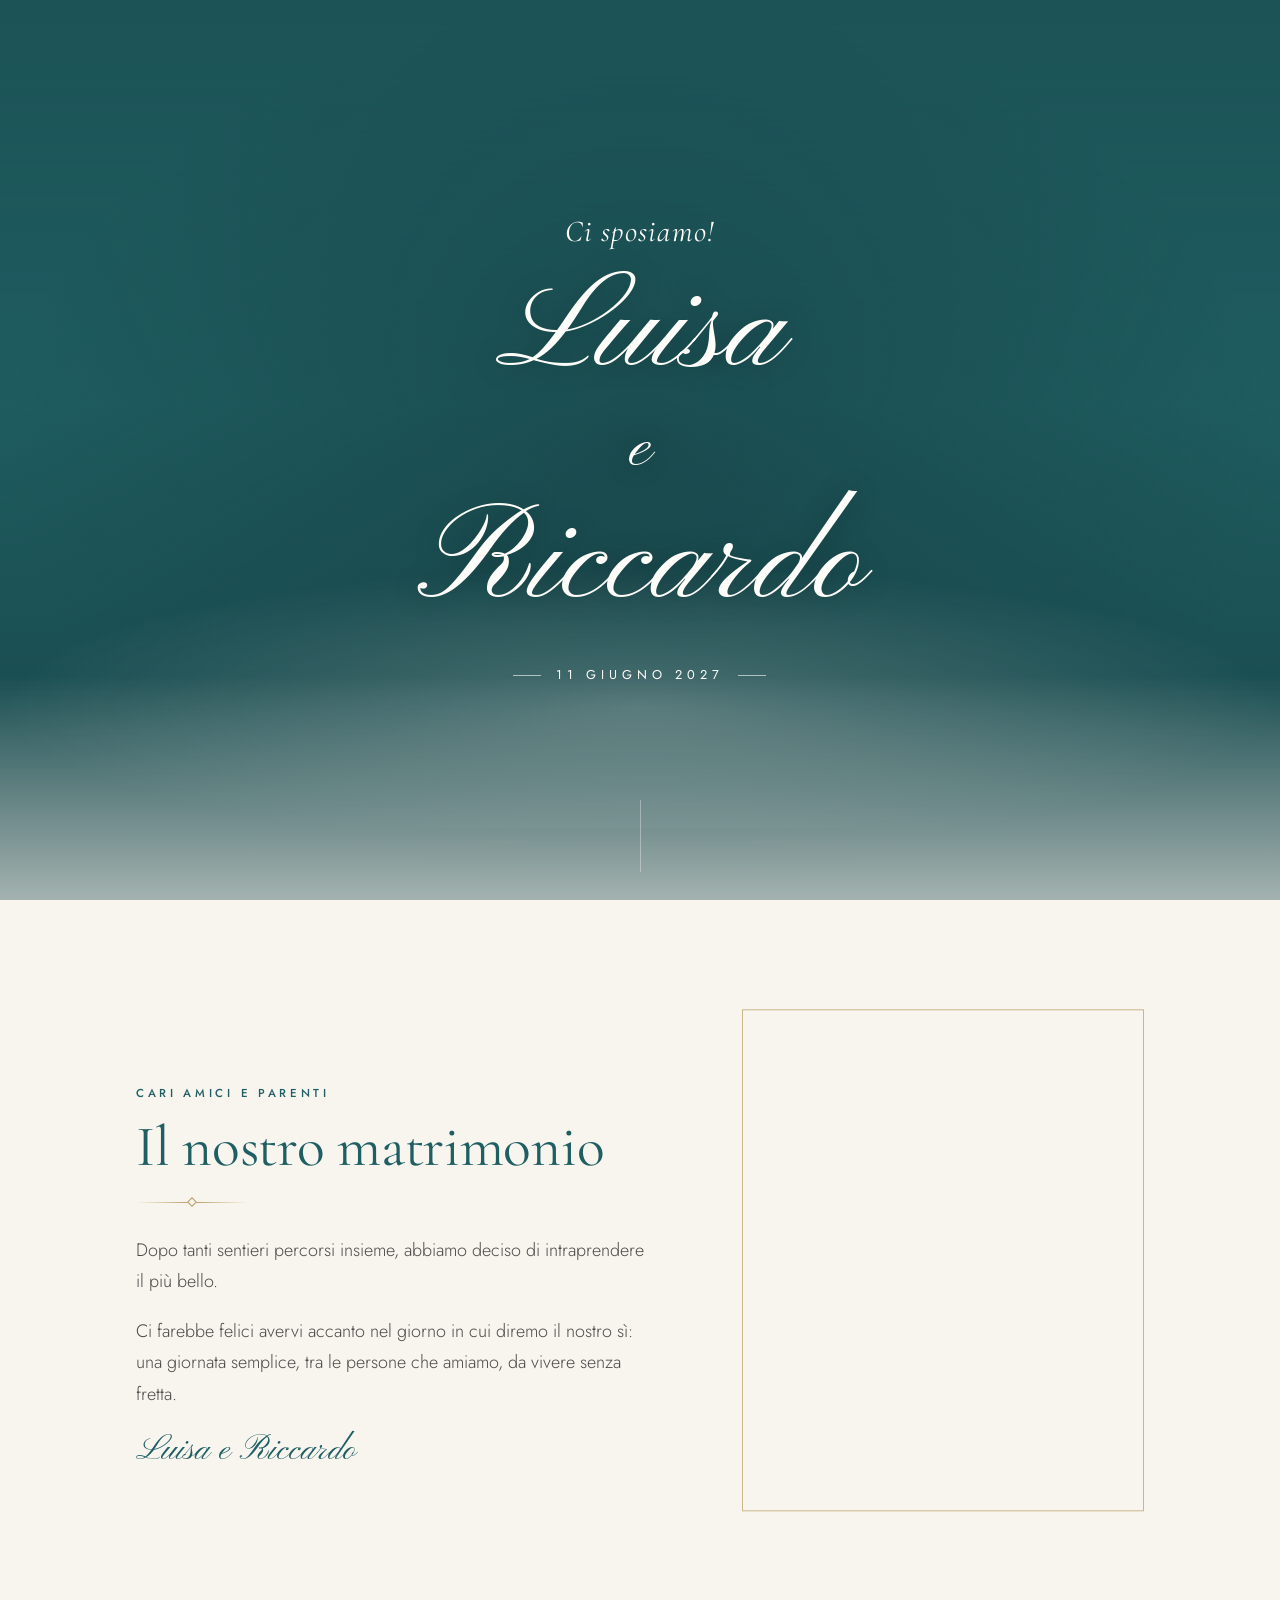
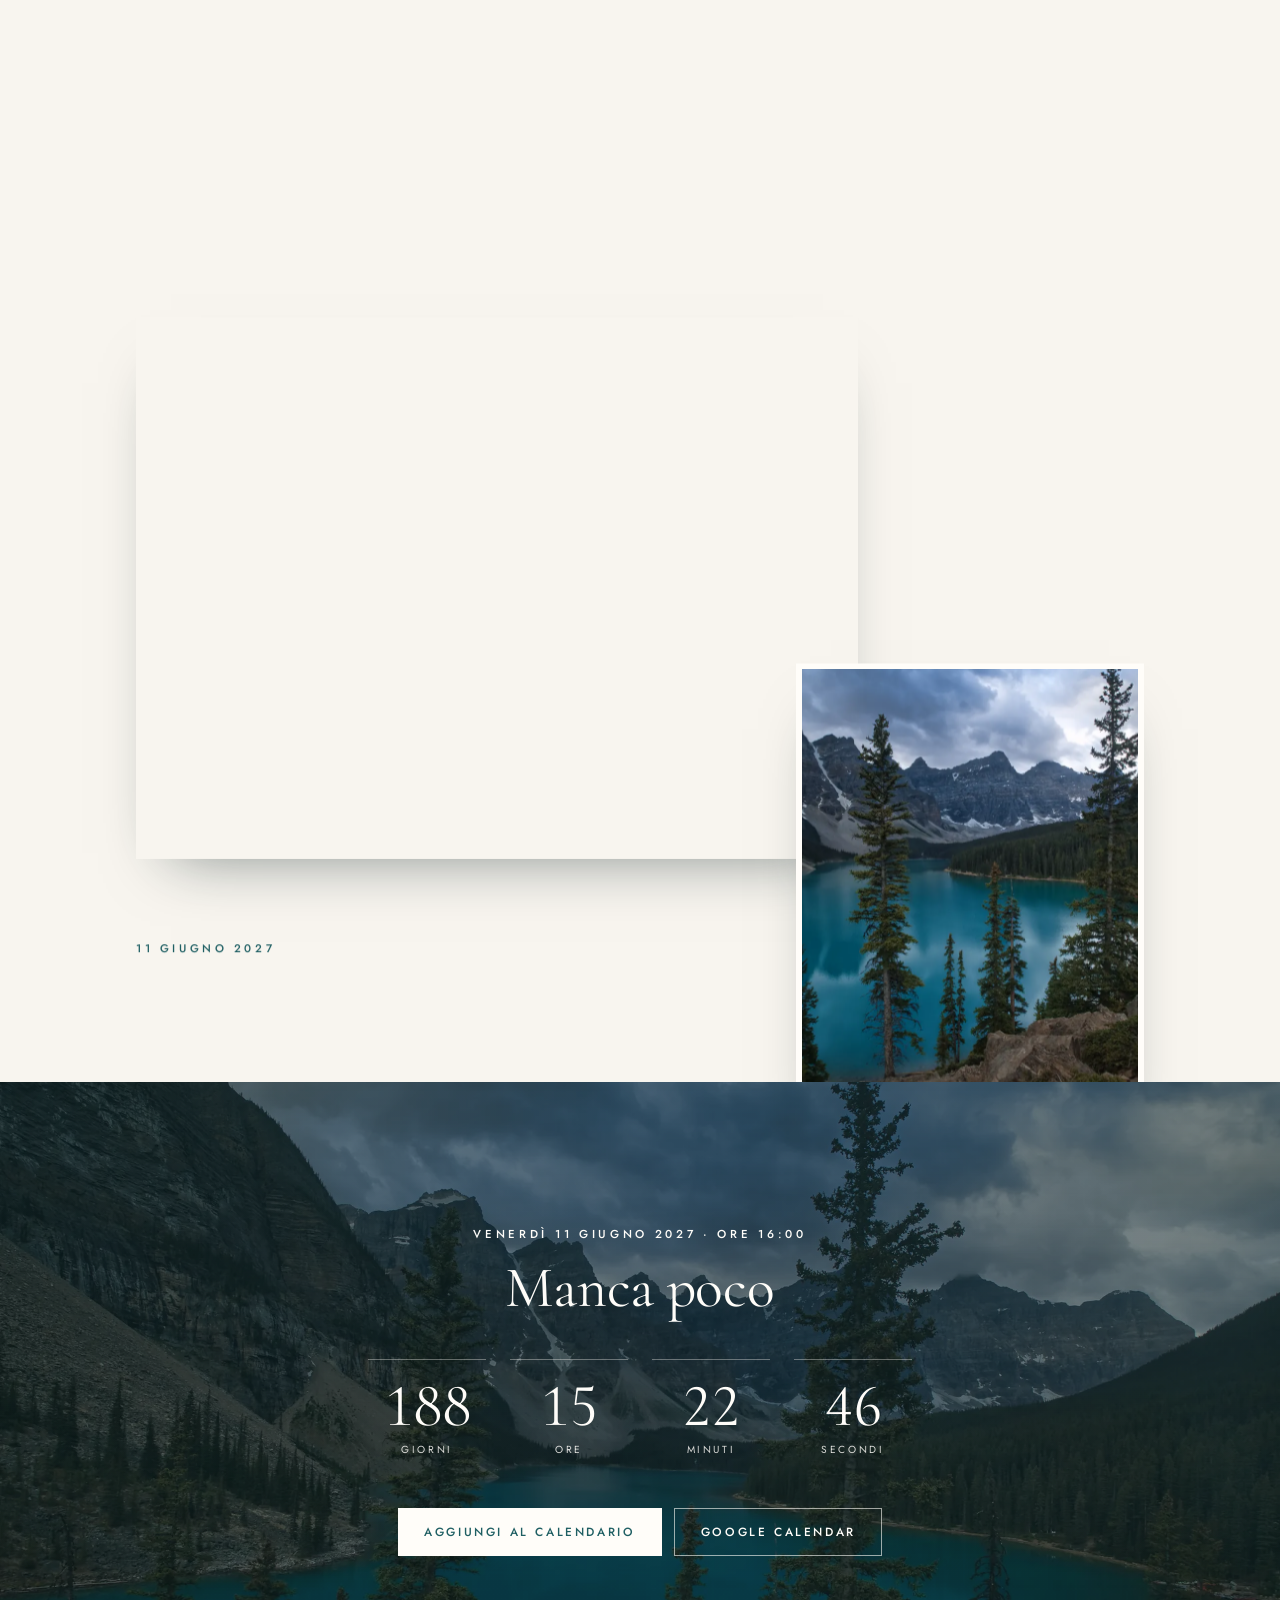
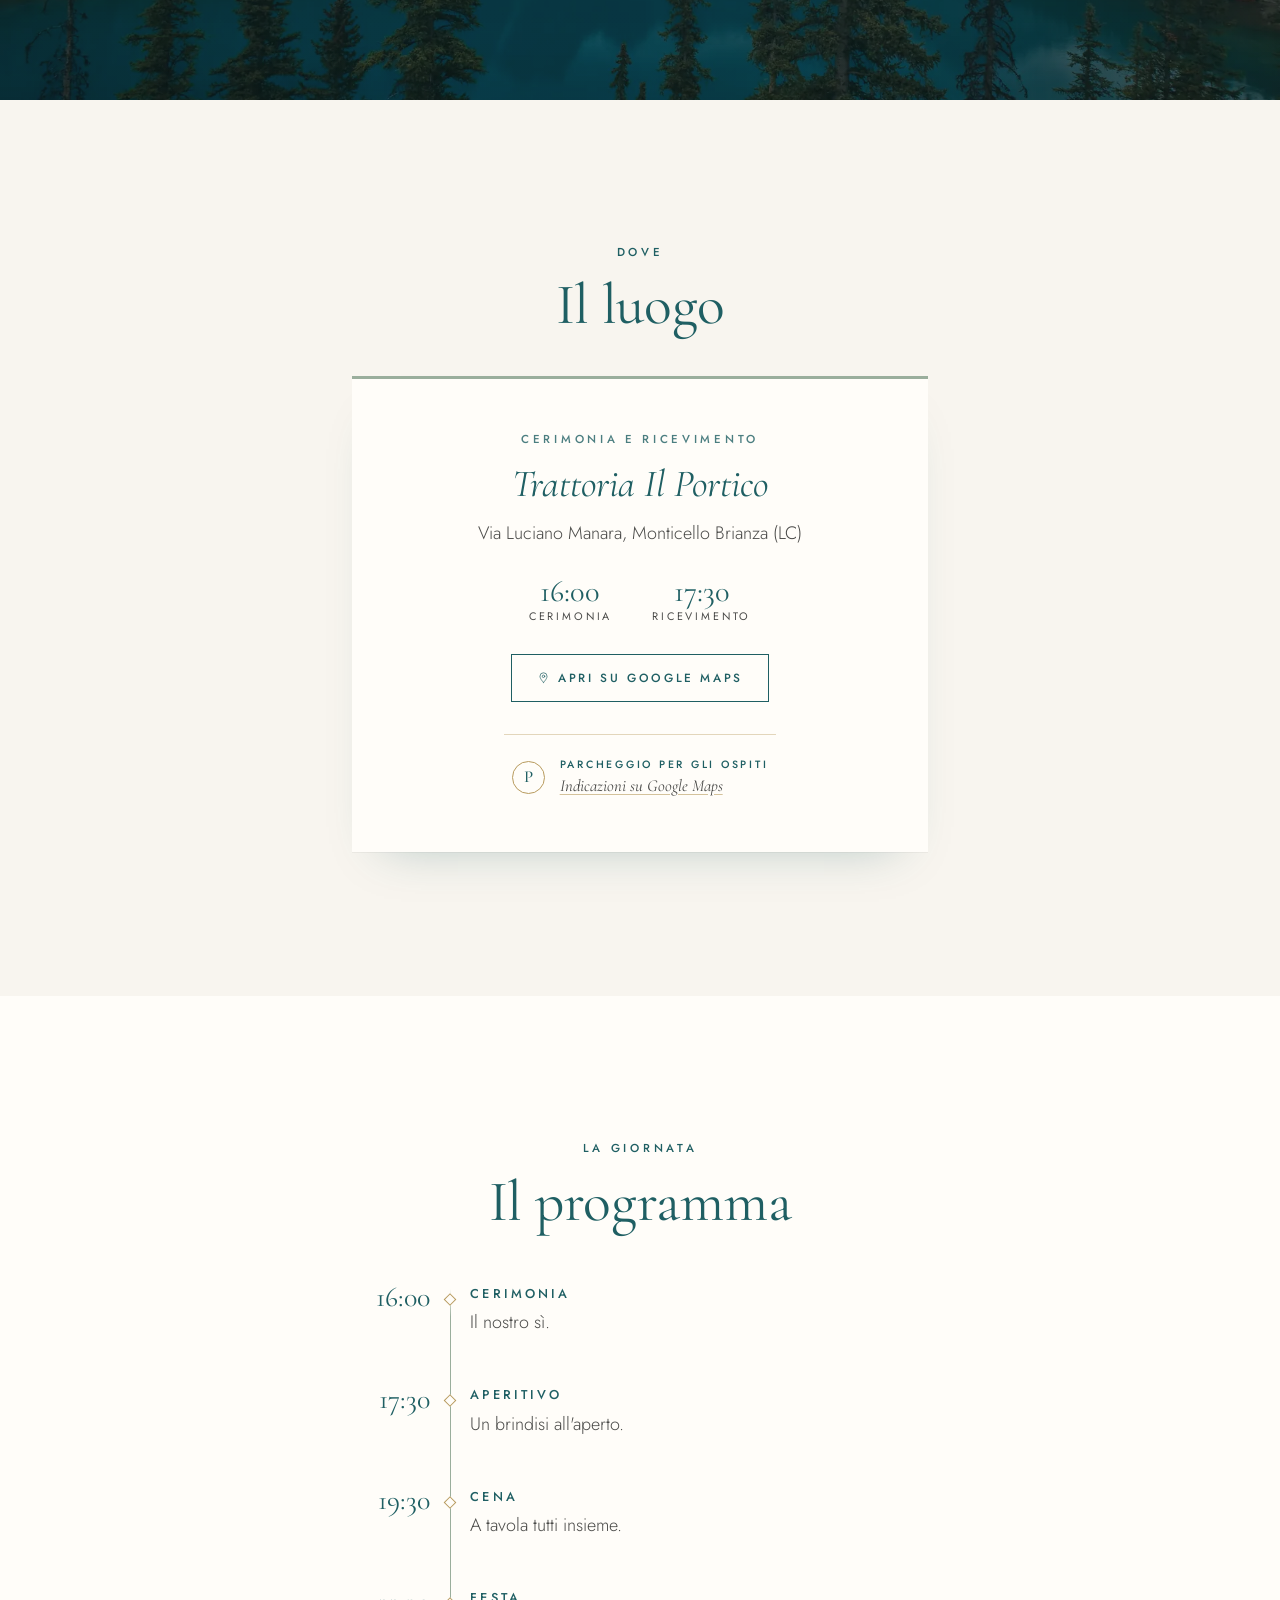
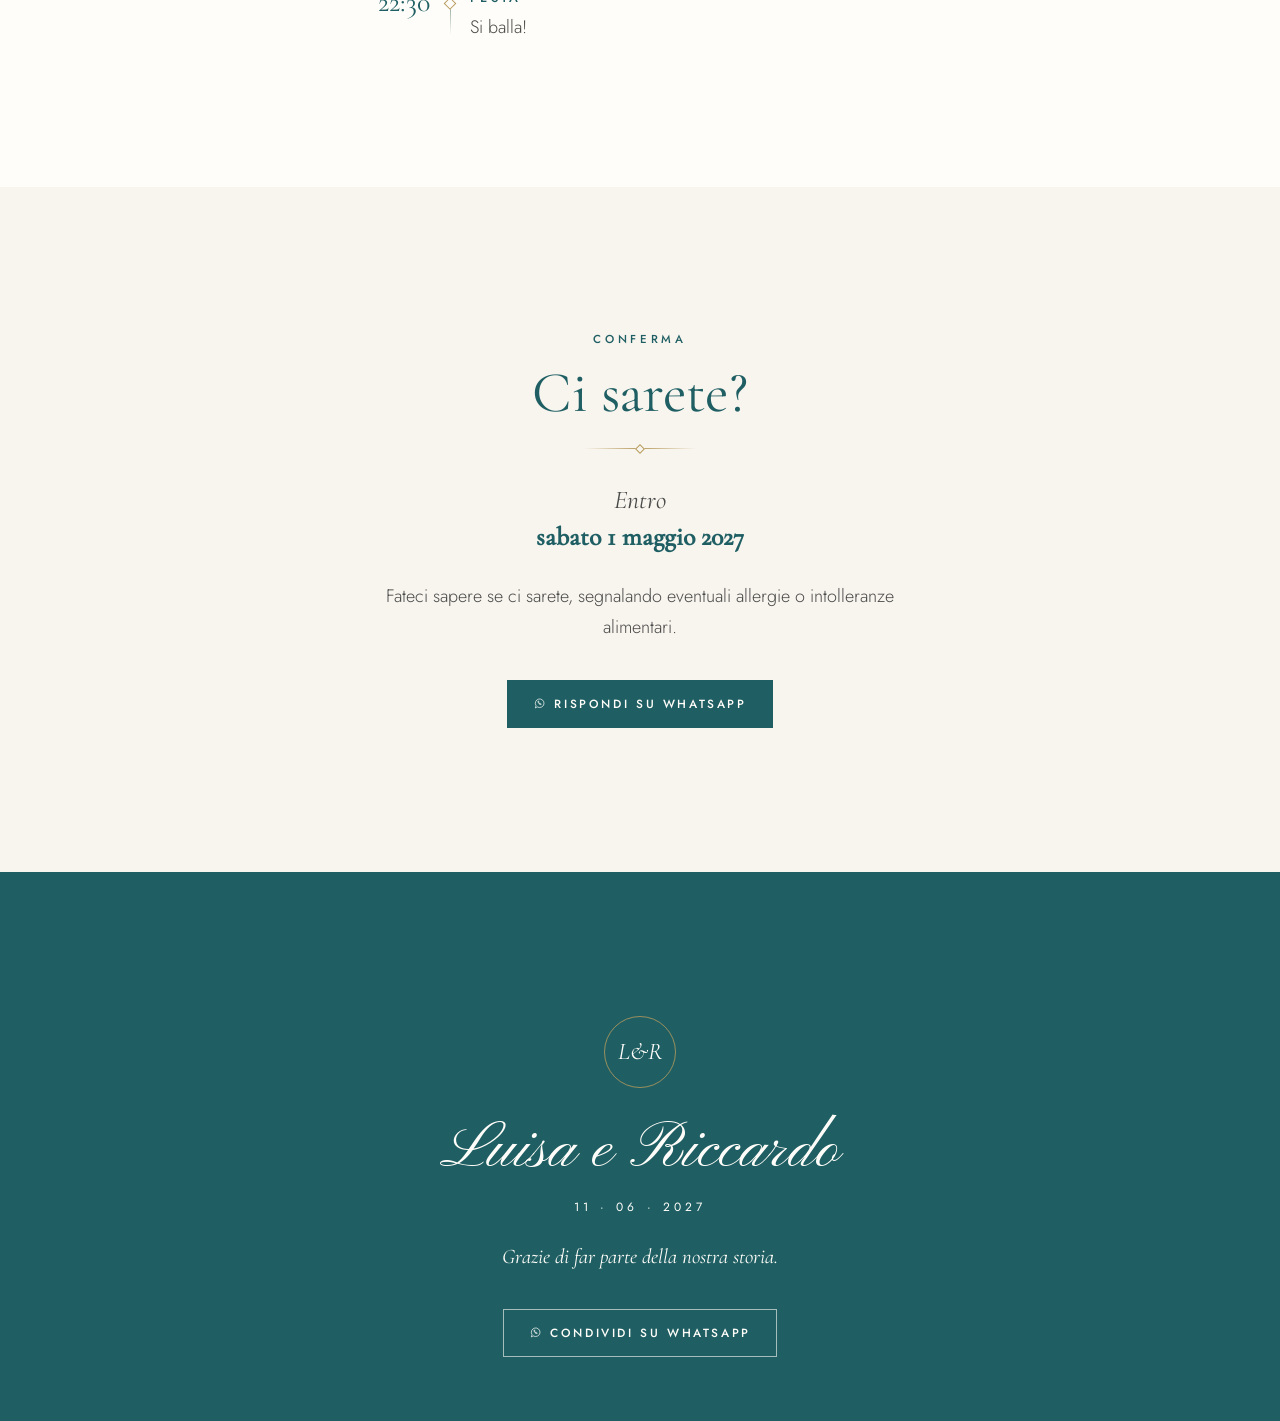
<file: varianti/parallax/index.html>
<!doctype html>
<html lang="it">
<head>
  <meta charset="utf-8">
  <meta name="viewport" content="width=device-width, initial-scale=1, viewport-fit=cover">
  <meta name="theme-color" content="#1F5F63">
  <meta name="robots" content="noindex, nofollow">
  <!-- Variante di prova: tutti i percorsi partono dalla radice del sito -->
  <base href="../../">
  <title>Variante parallax · Luisa e Riccardo</title>
  <link rel="icon" href="favicon.svg" type="image/svg+xml">
  <link rel="preload" href="assets/fonts/pinyon-script-latin-400-normal.woff2" as="font" type="font/woff2" crossorigin>
  <link rel="stylesheet" href="assets/css/style.css">
  <link rel="stylesheet" href="varianti/parallax/parallax.css">
  <script>document.documentElement.classList.add('js');</script>
</head>
<body>
  <a class="skip-link" href="varianti/parallax/#intro">Vai al contenuto</a>

  <!-- Copertina a strati: foto (lontana), nebbia, testo, nebbia in primo piano -->
  <header class="hero" id="hero">
    <div class="hero__media" data-slot="hero-media" data-speed="0.4"></div>
    <div class="hero__veil" aria-hidden="true"></div>
    <div class="mist mist--back" aria-hidden="true" data-speed="0.25"></div>
    <div class="hero__content" data-speed="0.15">
      <p class="hero__phrase" data-slot="hero-phrase"></p>
      <h1 class="hero__names" data-slot="hero-names"></h1>
      <p class="hero__date" data-slot="hero-date"></p>
    </div>
    <div class="mist mist--front" aria-hidden="true" data-speed="-0.3"></div>
    <a class="hero__scroll" href="varianti/parallax/#intro" aria-label="Scorri verso il basso">
      <span class="hero__scroll-line" aria-hidden="true"></span>
    </a>
  </header>

  <main>
    <section class="section section--intro" id="intro" aria-labelledby="intro-title">
      <div class="container intro">
        <div class="intro__text">
          <p class="eyebrow" data-reveal>Cari amici e parenti</p>
          <h2 class="title" id="intro-title" data-slot="intro-title" data-reveal></h2>
          <div class="ornament" aria-hidden="true" data-reveal></div>
          <div class="prose" data-slot="intro-text"></div>
          <p class="signature" data-slot="intro-signature" data-reveal></p>
        </div>
        <figure class="intro__photo" data-slot="intro-photo" data-reveal></figure>
      </div>
    </section>

    <!-- Banda fotografica: nomi (lontani), foto larga, foto alta (vicina) -->
    <section class="moments" aria-hidden="true">
      <div class="moments__stage">
        <p class="moments__names" data-depth="0.35"></p>
        <figure class="moments__wide" data-depth="0.08"></figure>
        <figure class="moments__tall" data-depth="-0.18"></figure>
        <p class="moments__caption" data-depth="-0.05"></p>
      </div>
    </section>

    <section class="section section--countdown" id="countdown" aria-labelledby="countdown-title">
      <div class="px-layer" aria-hidden="true"></div>
      <div class="container center">
        <p class="eyebrow" data-reveal data-slot="countdown-date"></p>
        <h2 class="title" id="countdown-title" data-slot="countdown-title" data-reveal></h2>
        <div class="countdown" data-slot="countdown" data-reveal></div>
        <div class="actions" data-reveal>
          <button class="btn" type="button" data-action="ics">Aggiungi al calendario</button>
          <a class="btn btn--ghost" data-slot="gcal" target="_blank" rel="noopener">Google Calendar</a>
        </div>
      </div>
    </section>

    <section class="section section--places" id="luoghi" aria-labelledby="places-title">
      <div class="container">
        <p class="eyebrow center" data-reveal>Dove</p>
        <h2 class="title center" id="places-title" data-reveal>Il luogo</h2>
        <div class="places" data-slot="places"></div>
      </div>
    </section>

    <section class="section section--program" id="programma" aria-labelledby="program-title" data-section="programma">
      <div class="container narrow">
        <p class="eyebrow center" data-reveal>La giornata</p>
        <h2 class="title center" id="program-title" data-slot="program-title" data-reveal></h2>
        <ol class="timeline" data-slot="timeline"></ol>
      </div>
    </section>

    <section class="section section--info" id="info" aria-labelledby="info-title" data-section="info">
      <div class="container">
        <p class="eyebrow center" data-reveal>Da sapere</p>
        <h2 class="title center" id="info-title" data-slot="info-title" data-reveal></h2>
        <div class="info-grid" data-slot="info"></div>
      </div>
    </section>

    <section class="section section--rsvp" id="rsvp" aria-labelledby="rsvp-title" data-section="rsvp">
      <div class="container narrow center">
        <p class="eyebrow" data-reveal>Conferma</p>
        <h2 class="title" id="rsvp-title" data-slot="rsvp-title" data-reveal></h2>
        <div class="ornament" aria-hidden="true" data-reveal></div>
        <p class="lead" data-slot="rsvp-deadline" data-reveal></p>
        <p data-slot="rsvp-text" data-reveal></p>
        <div class="actions" data-slot="rsvp-actions" data-reveal></div>
      </div>
    </section>

    <section class="section section--gift" id="regalo" aria-labelledby="gift-title" data-section="regalo">
      <div class="container narrow center">
        <p class="eyebrow" data-reveal>Regalo</p>
        <h2 class="title" id="gift-title" data-slot="gift-title" data-reveal></h2>
        <p class="lead" data-slot="gift-text" data-reveal></p>
        <div class="iban-card" data-reveal>
          <dl>
            <dt>Intestatari</dt><dd data-slot="gift-holder"></dd>
            <dt>IBAN</dt><dd class="iban" data-slot="gift-iban"></dd>
            <dt>Causale</dt><dd data-slot="gift-reason"></dd>
          </dl>
          <button class="btn" type="button" data-action="copy-iban">Copia IBAN</button>
          <p class="iban-card__feedback" role="status" aria-live="polite" data-slot="gift-feedback"></p>
        </div>
      </div>
    </section>
  </main>

  <footer class="footer">
    <div class="container center">
      <p class="footer__monogram" data-slot="footer-initials" data-reveal></p>
      <p class="footer__names" data-slot="footer-names" data-reveal></p>
      <p class="footer__date" data-slot="footer-date" data-reveal></p>
      <p class="footer__thanks" data-slot="footer-thanks" data-reveal></p>
      <div class="actions" data-reveal>
        <a class="btn btn--light" data-slot="share" target="_blank" rel="noopener">Condividi su WhatsApp</a>
      </div>
    </div>
  </footer>

  <noscript><p class="noscript">Per vedere l'invito attiva JavaScript nel browser.</p></noscript>

  <script src="config.js"></script>
  <script src="assets/js/main.js"></script>
  <script src="varianti/parallax/parallax.js"></script>
</body>
</html>
</file>
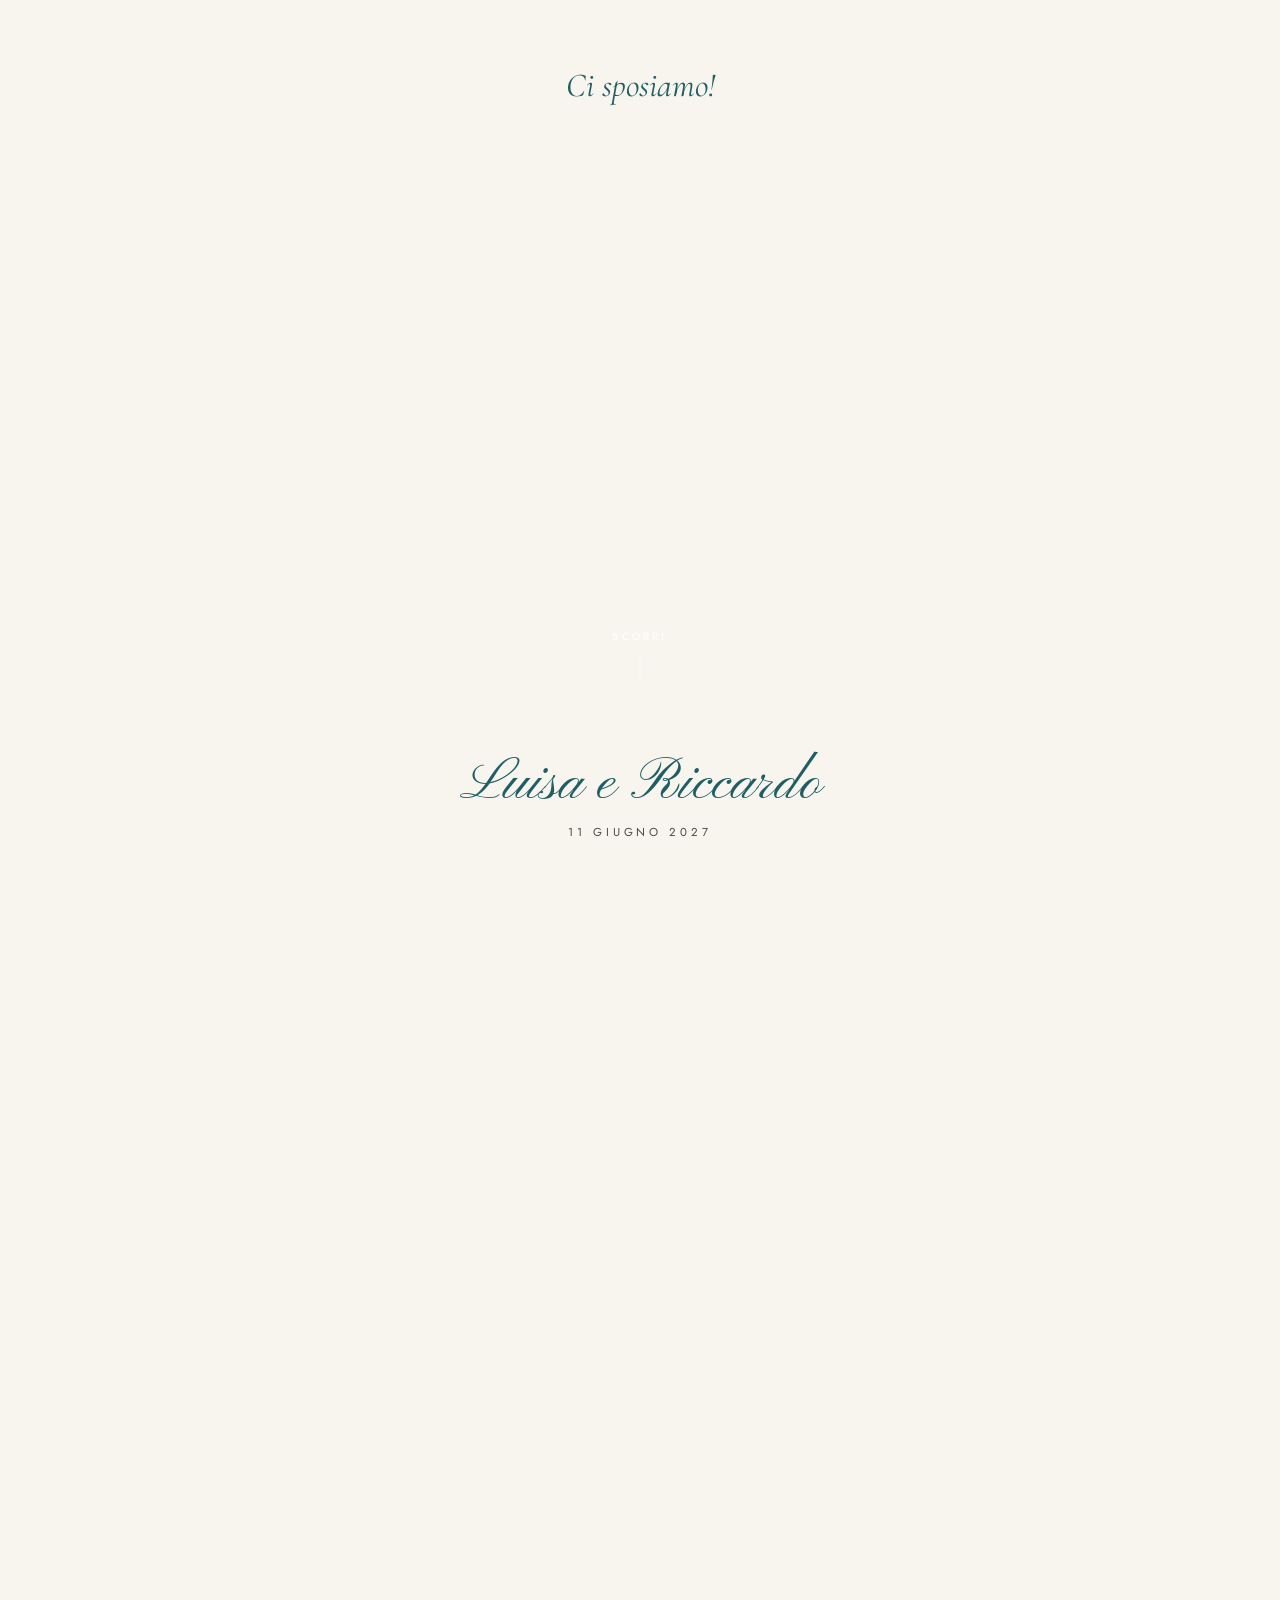
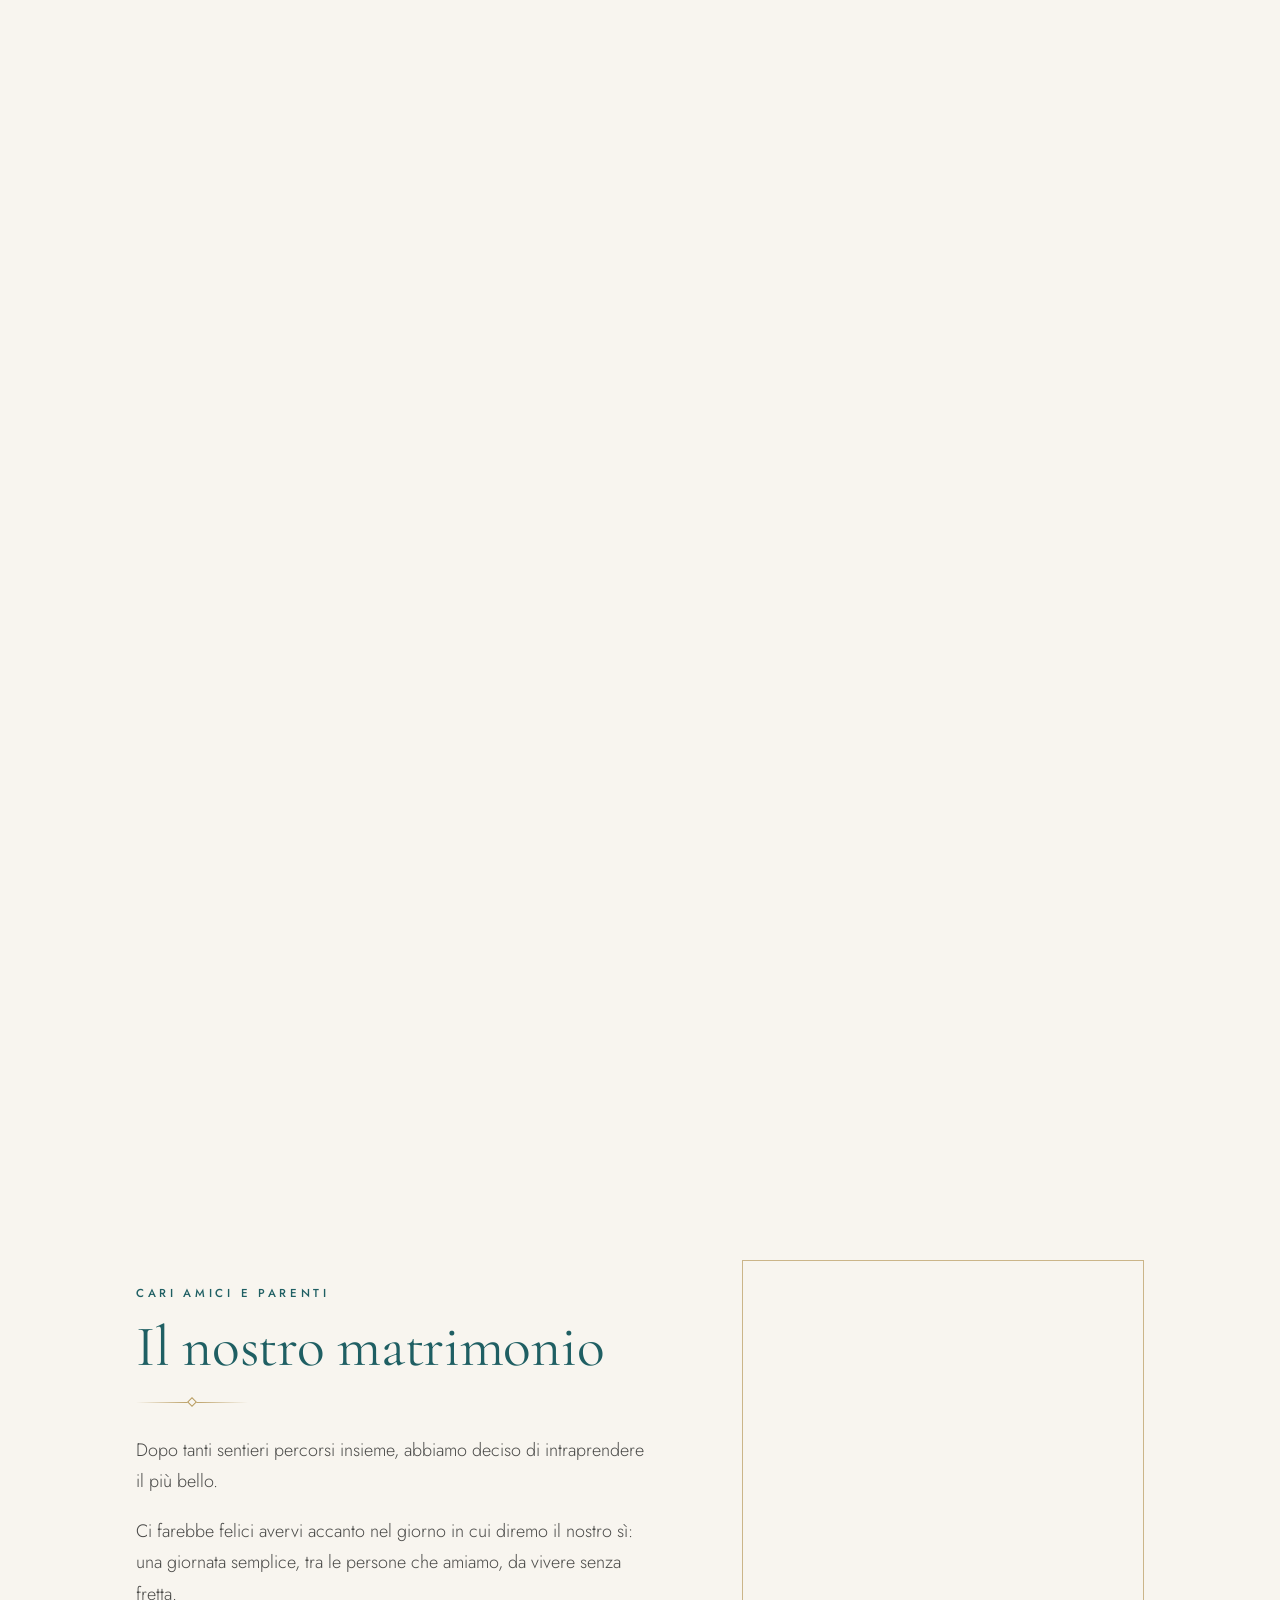
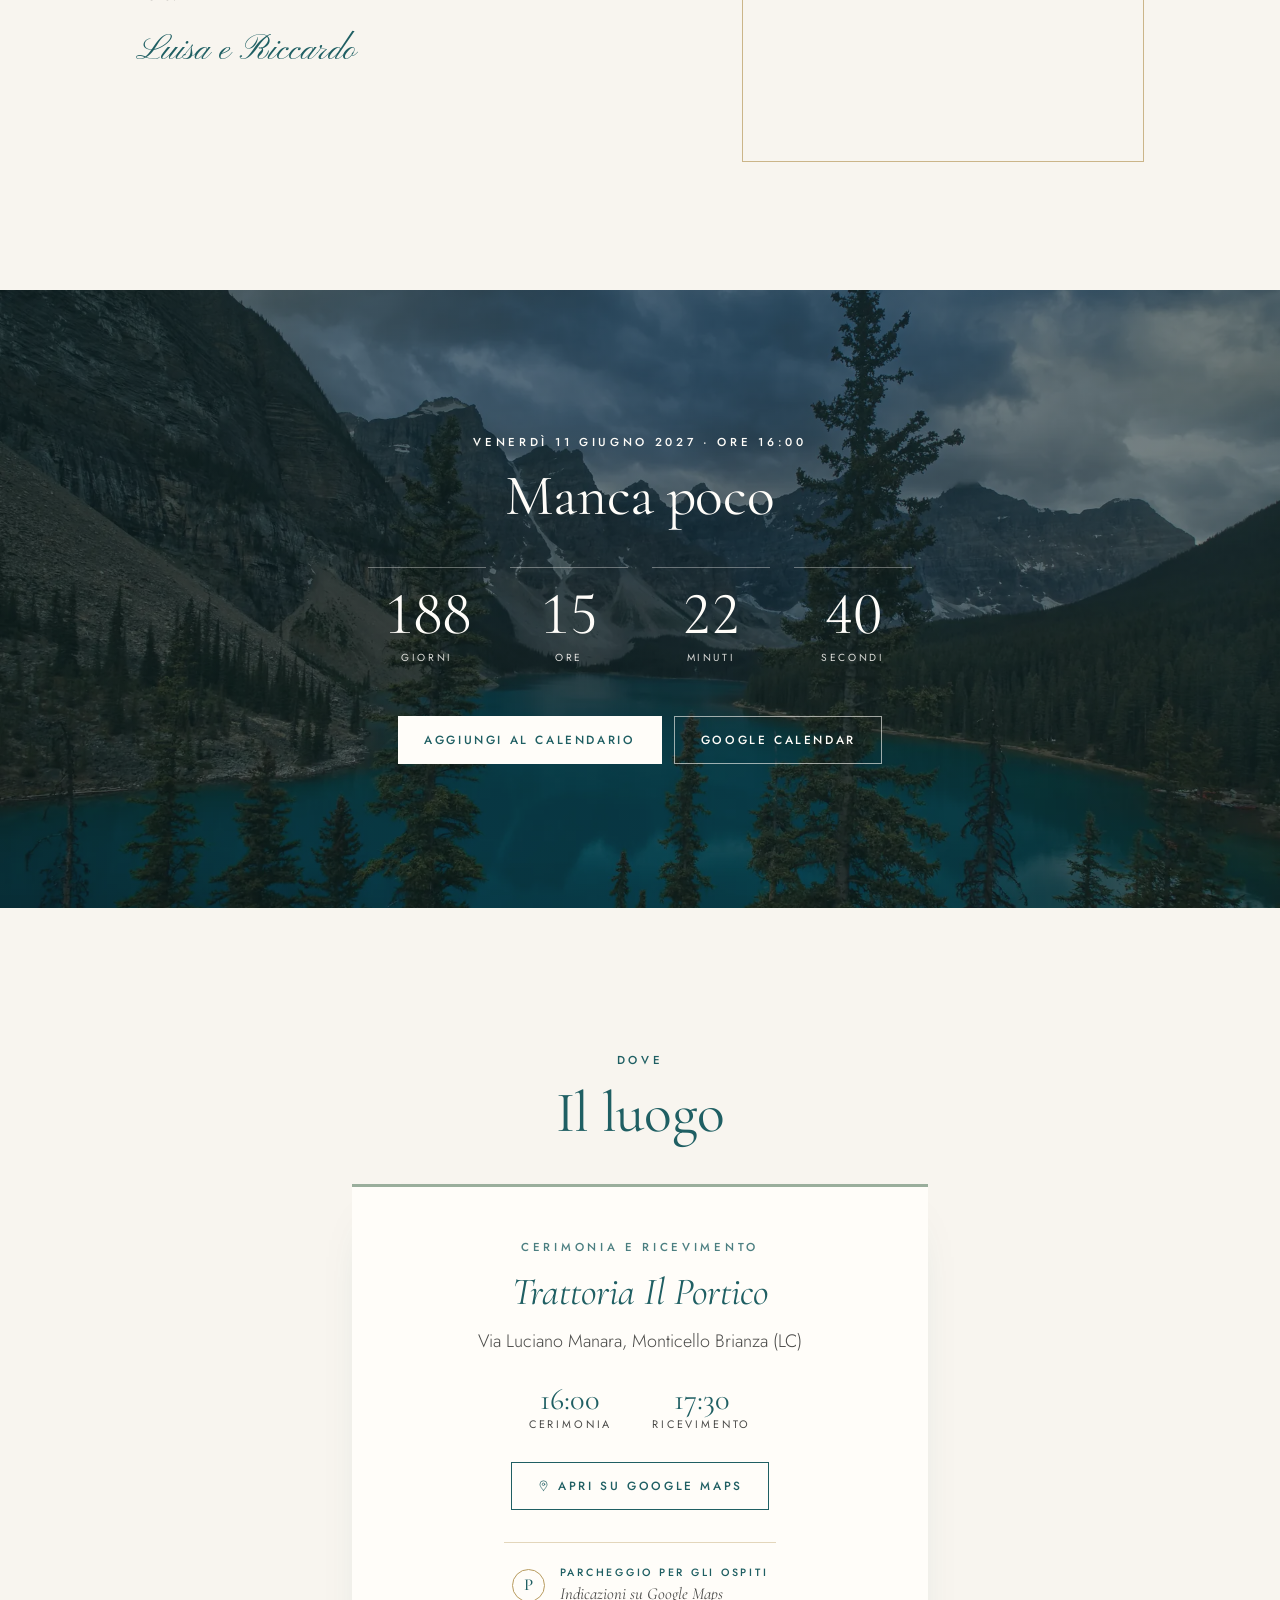
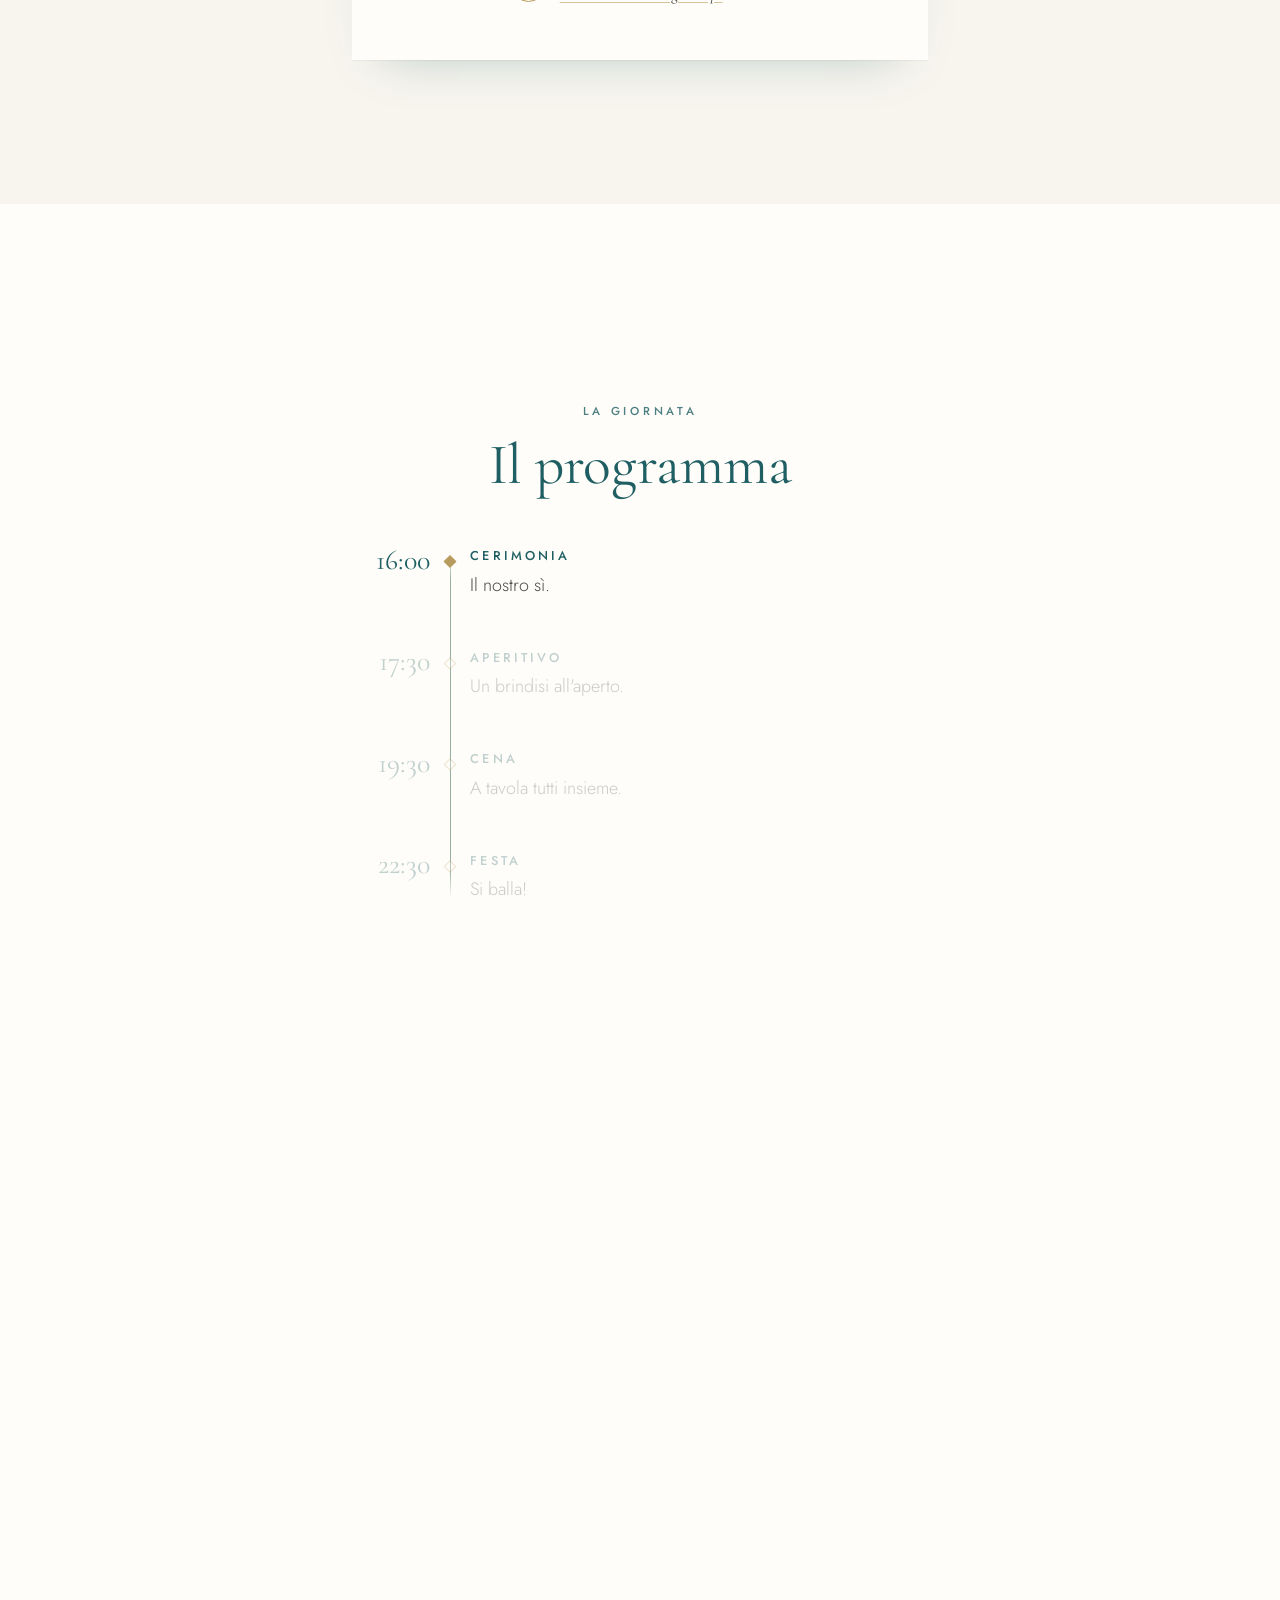
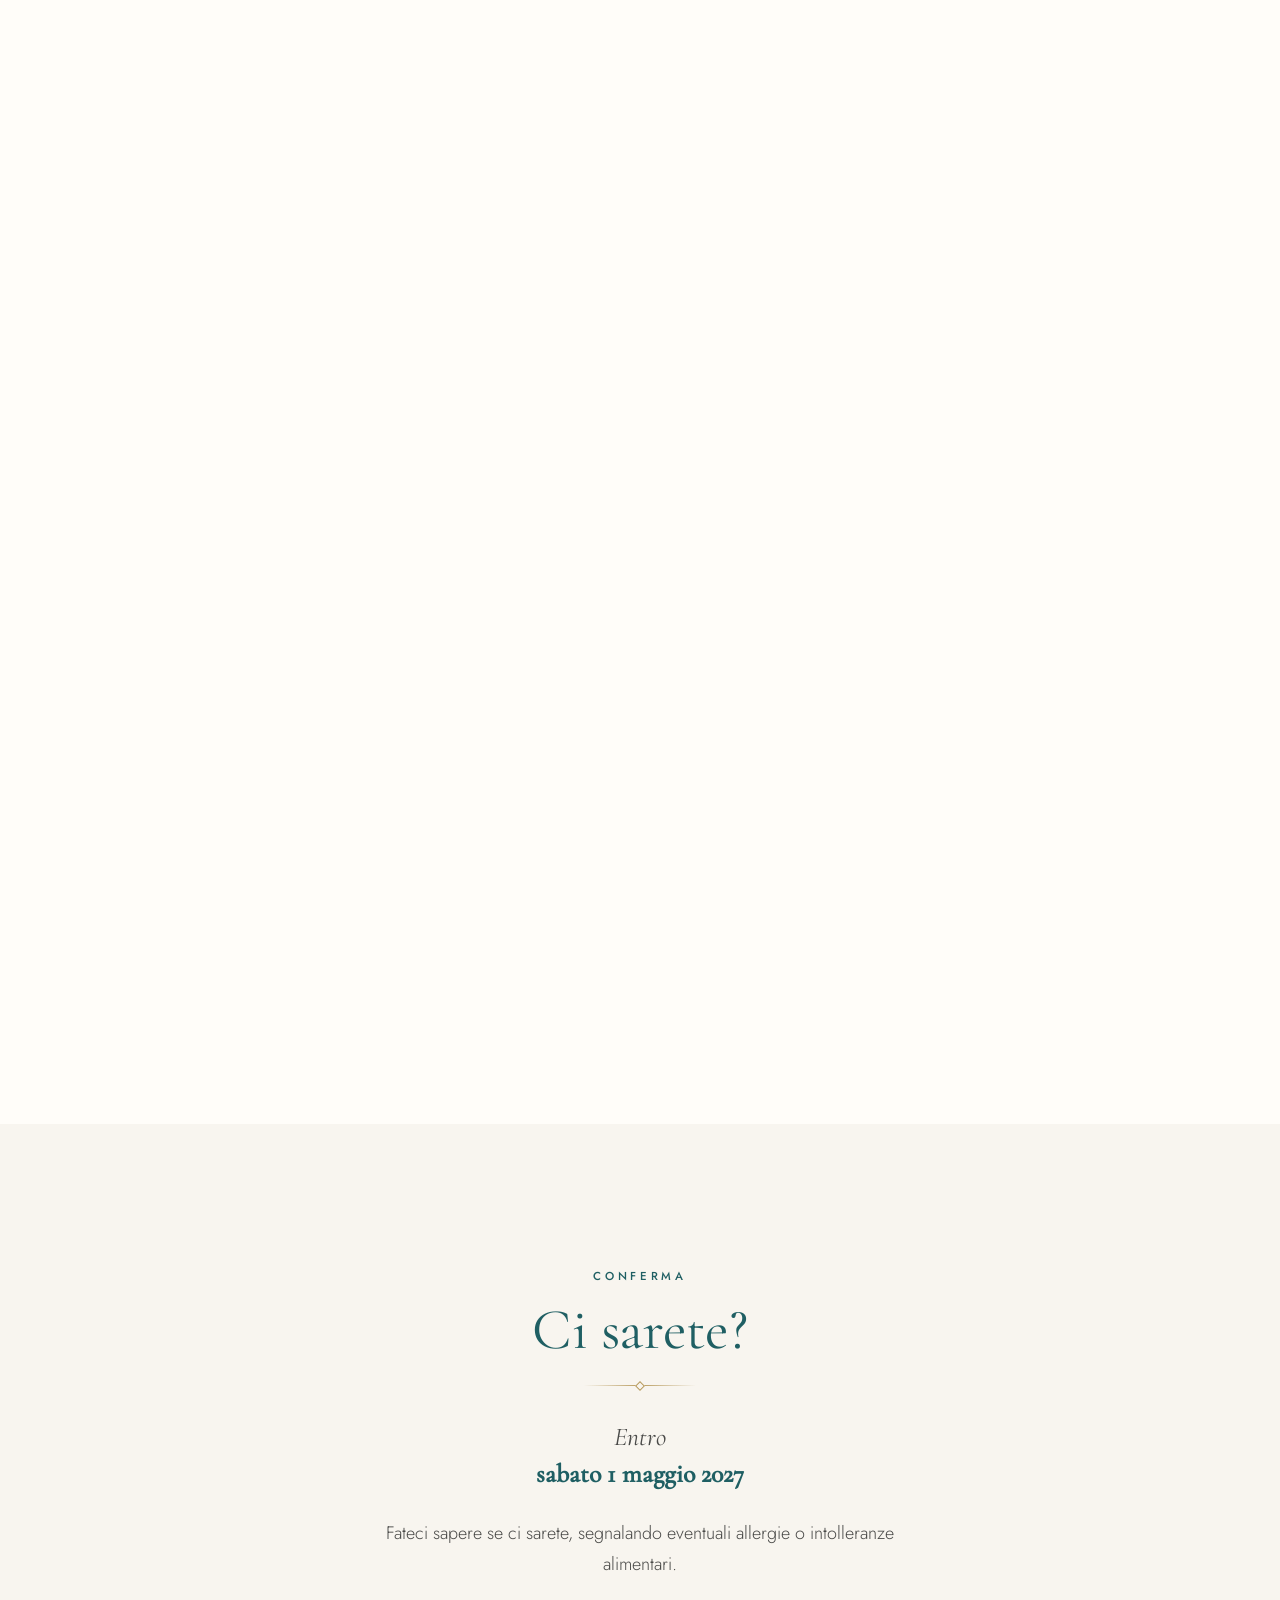
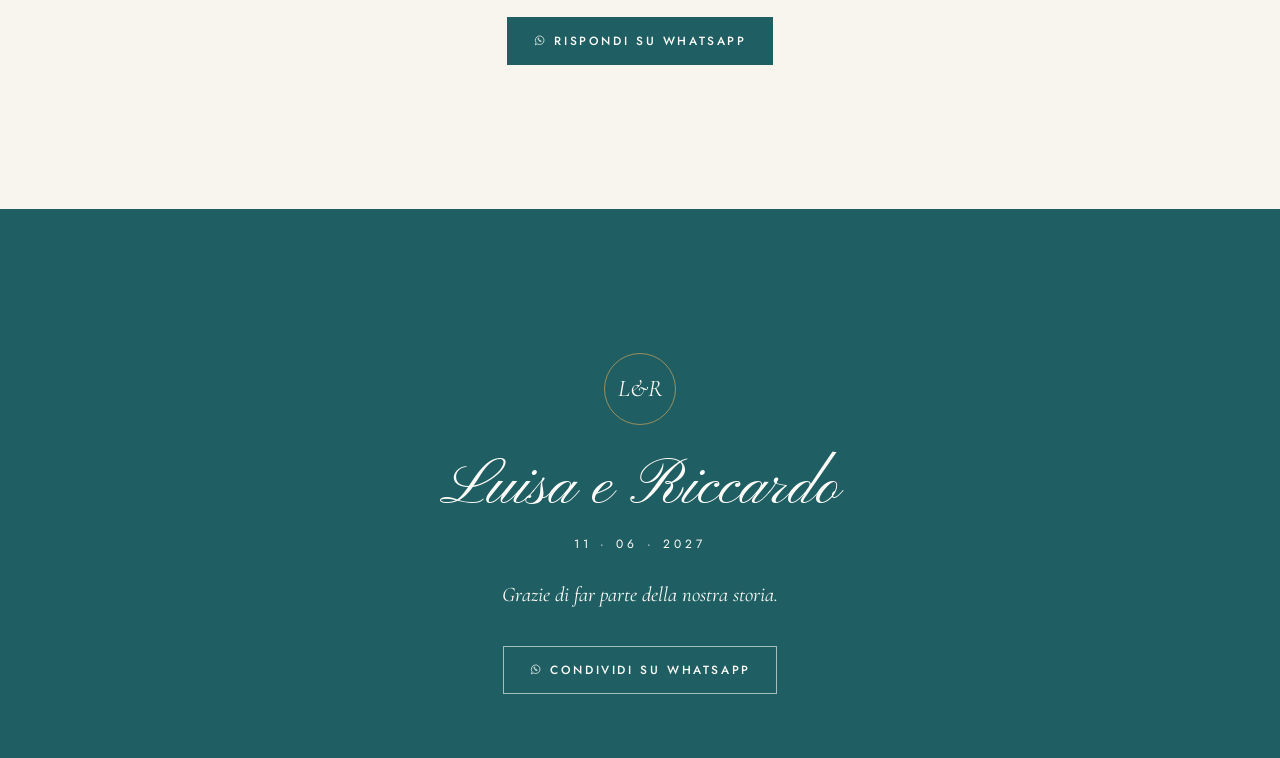
<file: varianti/pin-scrub/index.html>
<!doctype html>
<html lang="it">
<head>
  <meta charset="utf-8">
  <meta name="viewport" content="width=device-width, initial-scale=1, viewport-fit=cover">
  <meta name="theme-color" content="#1F5F63">
  <meta name="robots" content="noindex, nofollow">
  <!-- Variante di prova: tutti i percorsi partono dalla radice del sito -->
  <base href="../../">
  <title>Variante pin + scrub · Luisa e Riccardo</title>
  <link rel="icon" href="favicon.svg" type="image/svg+xml">
  <link rel="preload" href="assets/fonts/pinyon-script-latin-400-normal.woff2" as="font" type="font/woff2" crossorigin>
  <link rel="stylesheet" href="assets/css/style.css">
  <link rel="stylesheet" href="varianti/pin-scrub/pin-scrub.css">
  <script>document.documentElement.classList.add('js');</script>
</head>
<body>
  <a class="skip-link" href="varianti/pin-scrub/#intro">Vai al contenuto</a>

  <!-- Scena 1: il biglietto con la finestra ad arco che si apre scorrendo -->
  <header class="open" id="hero" data-scene>
    <div class="open__stage">
      <div class="open__card">
        <p class="open__phrase" data-slot="hero-phrase"></p>
        <div class="open__bottom">
          <p class="open__names-card" data-scrub="names" aria-hidden="true"></p>
          <p class="open__date-card" data-scrub="date" aria-hidden="true"></p>
        </div>
      </div>
      <div class="open__window">
        <div class="open__media" data-slot="hero-media"></div>
        <div class="open__veil" aria-hidden="true"></div>
      </div>
      <p class="open__hint" aria-hidden="true">Scorri</p>
      <div class="open__final">
        <h1 class="hero__names" data-slot="hero-names"></h1>
        <p class="hero__date" data-slot="hero-date"></p>
      </div>
    </div>
  </header>

  <main>
    <section class="section section--intro" id="intro" aria-labelledby="intro-title">
      <div class="container intro">
        <div class="intro__text">
          <p class="eyebrow" data-reveal>Cari amici e parenti</p>
          <h2 class="title" id="intro-title" data-slot="intro-title" data-reveal></h2>
          <div class="ornament" aria-hidden="true" data-reveal></div>
          <div class="prose" data-slot="intro-text"></div>
          <p class="signature" data-slot="intro-signature" data-reveal></p>
        </div>
        <figure class="intro__photo" data-slot="intro-photo" data-reveal></figure>
      </div>
    </section>

    <section class="section section--countdown" id="countdown" aria-labelledby="countdown-title">
      <div class="container center">
        <p class="eyebrow" data-reveal data-slot="countdown-date"></p>
        <h2 class="title" id="countdown-title" data-slot="countdown-title" data-reveal></h2>
        <div class="countdown" data-slot="countdown" data-reveal></div>
        <div class="actions" data-reveal>
          <button class="btn" type="button" data-action="ics">Aggiungi al calendario</button>
          <a class="btn btn--ghost" data-slot="gcal" target="_blank" rel="noopener">Google Calendar</a>
        </div>
      </div>
    </section>

    <section class="section section--places" id="luoghi" aria-labelledby="places-title">
      <div class="container">
        <p class="eyebrow center" data-reveal>Dove</p>
        <h2 class="title center" id="places-title" data-reveal>Il luogo</h2>
        <div class="places" data-slot="places"></div>
      </div>
    </section>

    <!-- Scena 2: il programma resta fermo e le tappe si accendono scorrendo -->
    <section class="day" id="programma" aria-labelledby="program-title" data-section="programma" data-scene>
      <div class="day__stage">
        <div class="container narrow">
          <p class="eyebrow center">La giornata</p>
          <h2 class="title center" id="program-title" data-slot="program-title"></h2>
          <ol class="timeline" data-slot="timeline"></ol>
        </div>
      </div>
    </section>

    <section class="section section--info" id="info" aria-labelledby="info-title" data-section="info">
      <div class="container">
        <p class="eyebrow center" data-reveal>Da sapere</p>
        <h2 class="title center" id="info-title" data-slot="info-title" data-reveal></h2>
        <div class="info-grid" data-slot="info"></div>
      </div>
    </section>

    <section class="section section--rsvp" id="rsvp" aria-labelledby="rsvp-title" data-section="rsvp">
      <div class="container narrow center">
        <p class="eyebrow" data-reveal>Conferma</p>
        <h2 class="title" id="rsvp-title" data-slot="rsvp-title" data-reveal></h2>
        <div class="ornament" aria-hidden="true" data-reveal></div>
        <p class="lead" data-slot="rsvp-deadline" data-reveal></p>
        <p data-slot="rsvp-text" data-reveal></p>
        <div class="actions" data-slot="rsvp-actions" data-reveal></div>
      </div>
    </section>

    <section class="section section--gift" id="regalo" aria-labelledby="gift-title" data-section="regalo">
      <div class="container narrow center">
        <p class="eyebrow" data-reveal>Regalo</p>
        <h2 class="title" id="gift-title" data-slot="gift-title" data-reveal></h2>
        <p class="lead" data-slot="gift-text" data-reveal></p>
        <div class="iban-card" data-reveal>
          <dl>
            <dt>Intestatari</dt><dd data-slot="gift-holder"></dd>
            <dt>IBAN</dt><dd class="iban" data-slot="gift-iban"></dd>
            <dt>Causale</dt><dd data-slot="gift-reason"></dd>
          </dl>
          <button class="btn" type="button" data-action="copy-iban">Copia IBAN</button>
          <p class="iban-card__feedback" role="status" aria-live="polite" data-slot="gift-feedback"></p>
        </div>
      </div>
    </section>
  </main>

  <footer class="footer">
    <div class="container center">
      <p class="footer__monogram" data-slot="footer-initials" data-reveal></p>
      <p class="footer__names" data-slot="footer-names" data-reveal></p>
      <p class="footer__date" data-slot="footer-date" data-reveal></p>
      <p class="footer__thanks" data-slot="footer-thanks" data-reveal></p>
      <div class="actions" data-reveal>
        <a class="btn btn--light" data-slot="share" target="_blank" rel="noopener">Condividi su WhatsApp</a>
      </div>
    </div>
  </footer>

  <noscript><p class="noscript">Per vedere l'invito attiva JavaScript nel browser.</p></noscript>

  <script src="config.js"></script>
  <script src="assets/js/main.js"></script>
  <script src="varianti/pin-scrub/pin-scrub.js"></script>
</body>
</html>
</file>
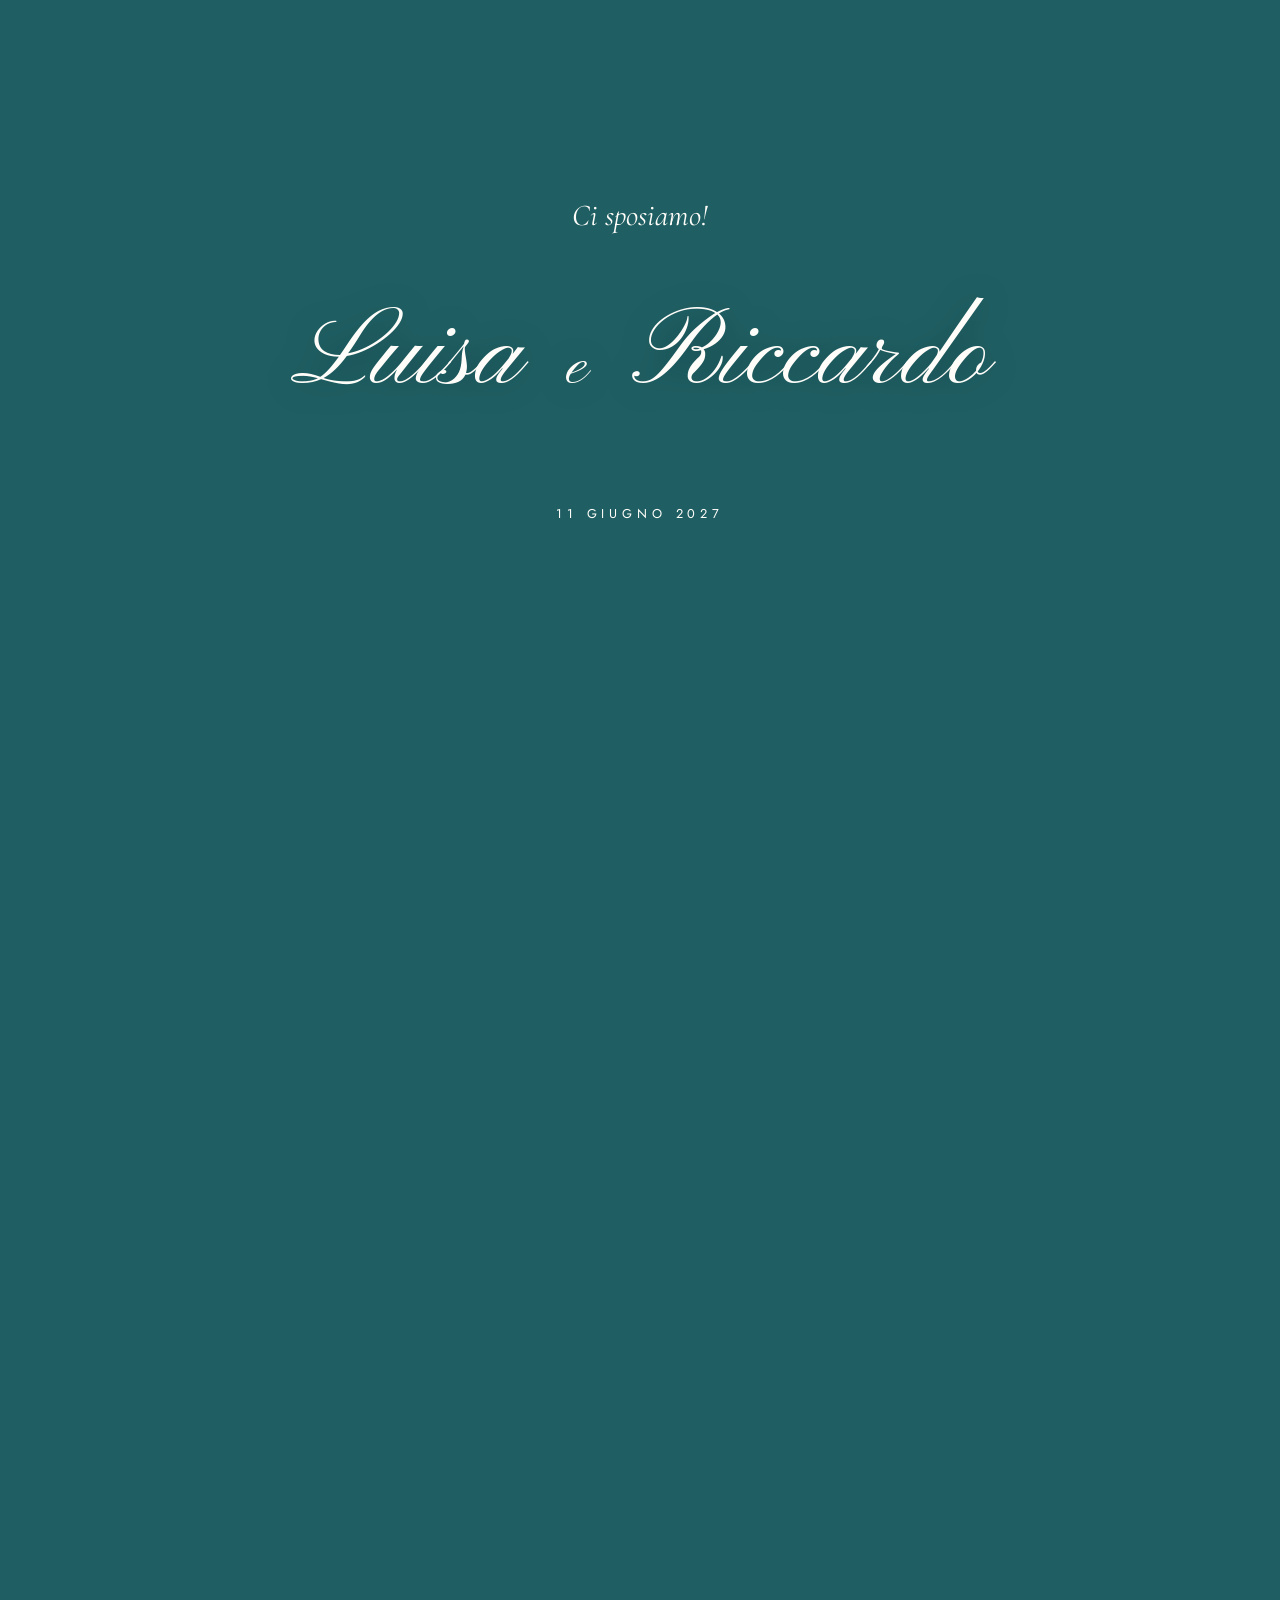
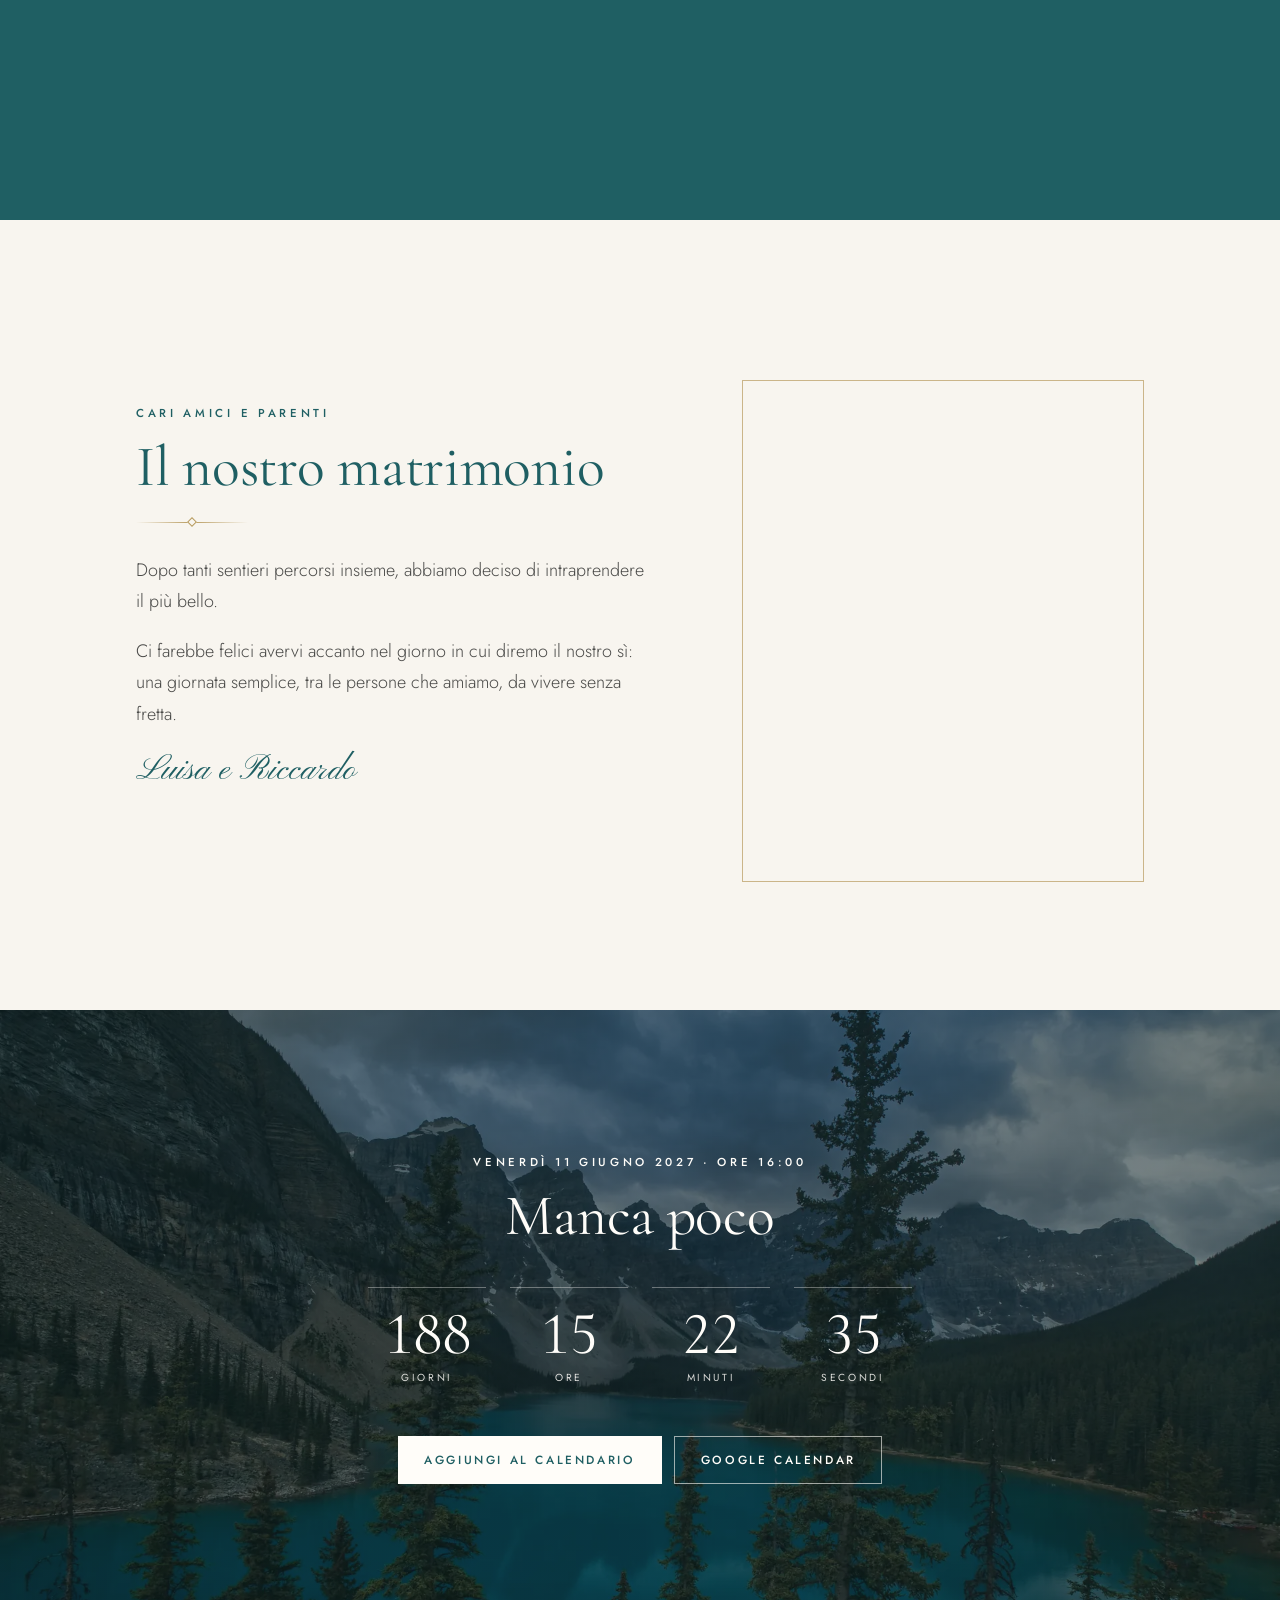
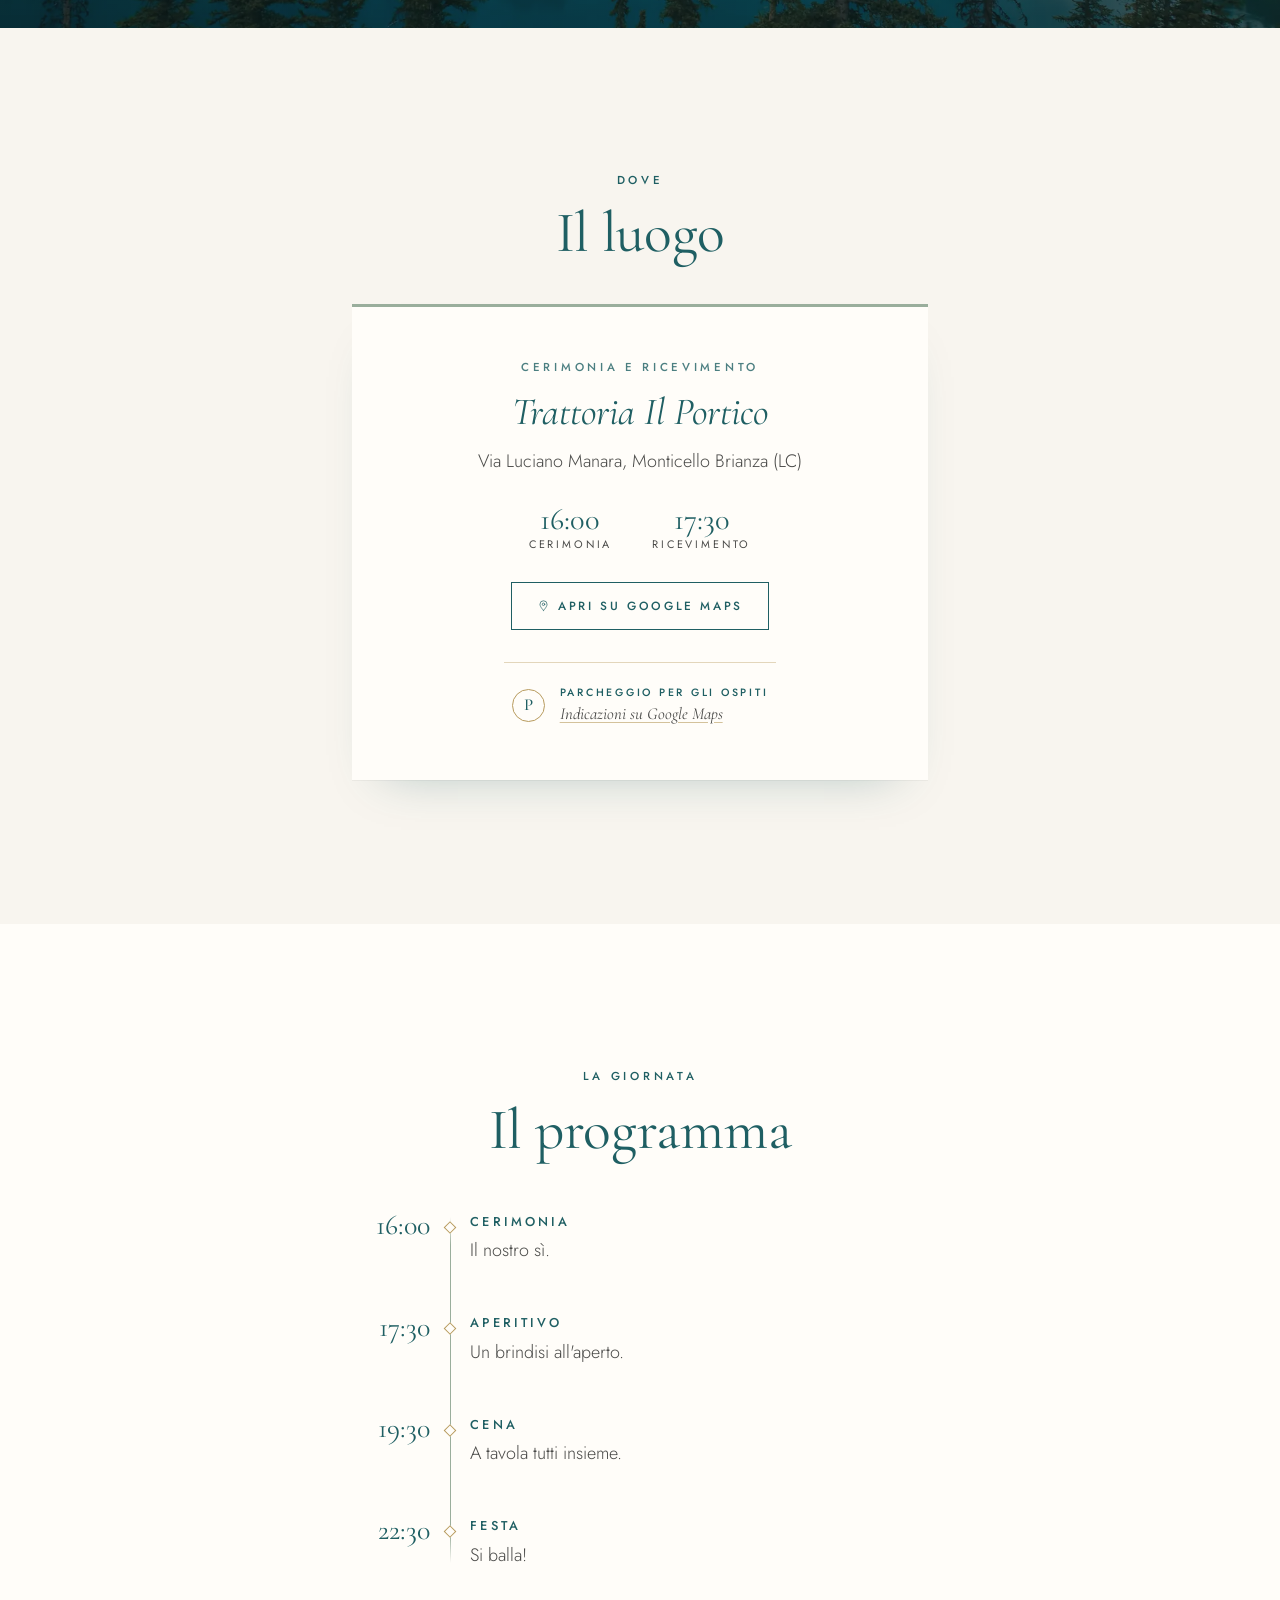
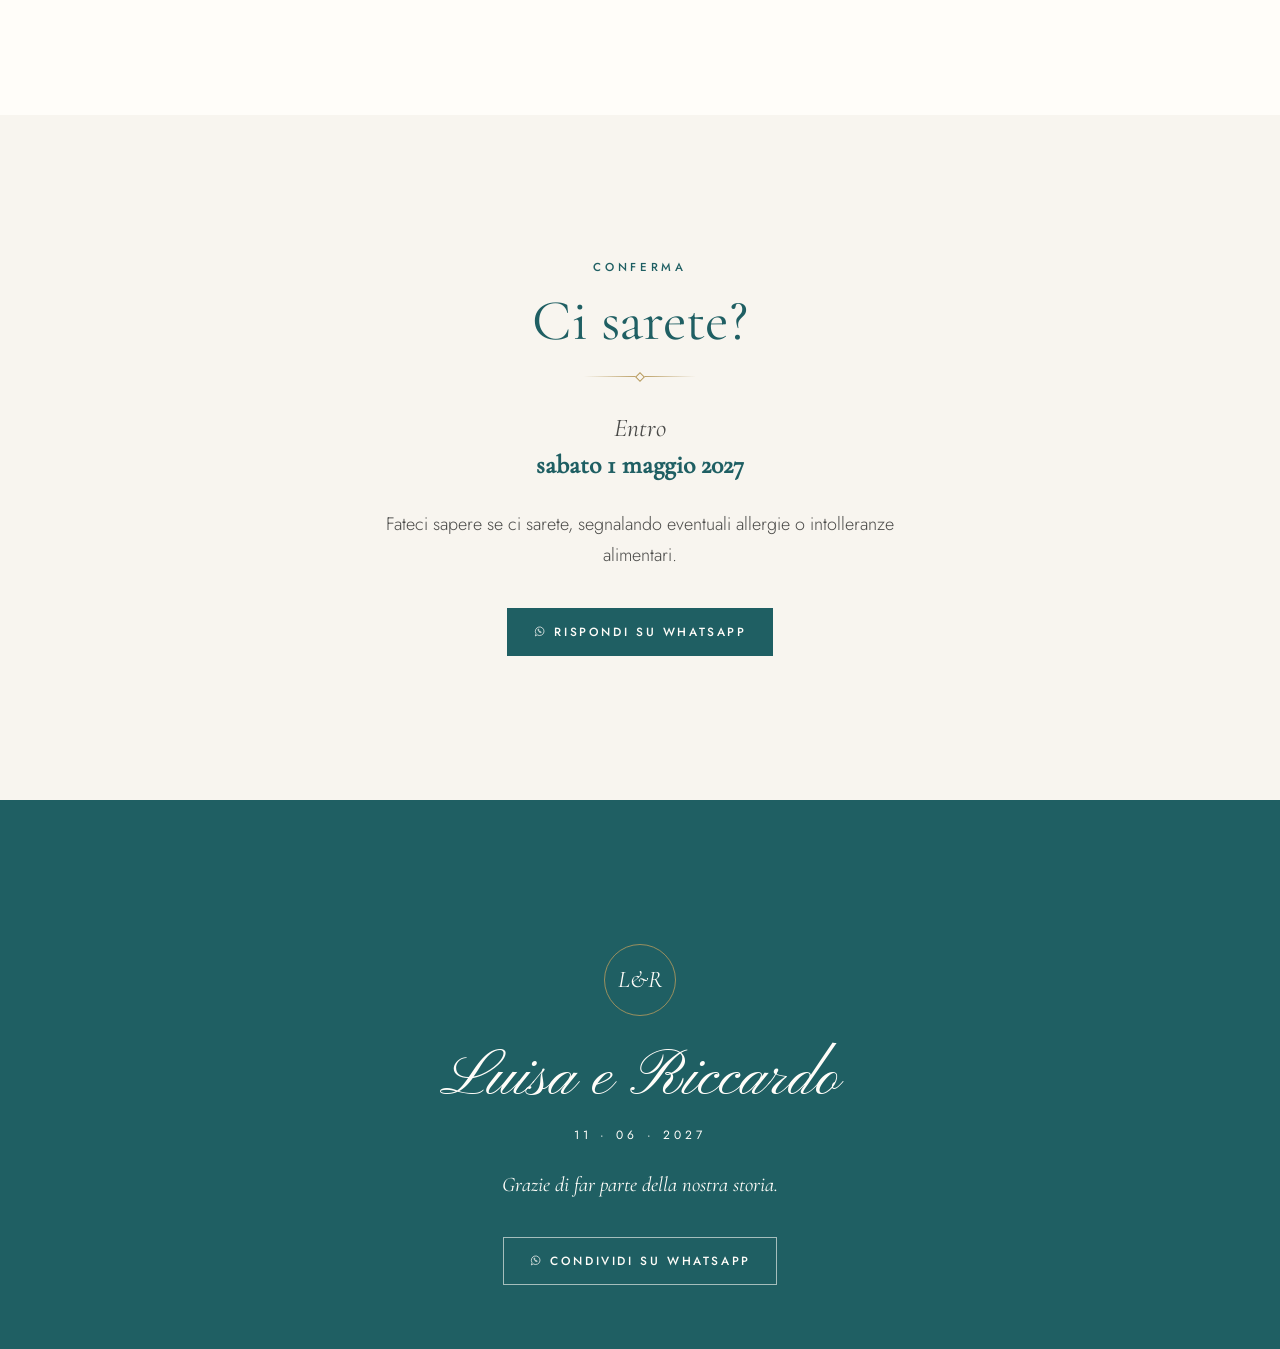
<file: varianti/profondita/index.html>
<!doctype html>
<html lang="it">
<head>
  <meta charset="utf-8">
  <meta name="viewport" content="width=device-width, initial-scale=1, viewport-fit=cover">
  <meta name="theme-color" content="#1F5F63">
  <meta name="robots" content="noindex, nofollow">
  <!-- Variante di prova: tutti i percorsi partono dalla radice del sito -->
  <base href="../../">
  <title>Variante profondità · Luisa e Riccardo</title>
  <link rel="icon" href="favicon.svg" type="image/svg+xml">
  <link rel="preload" href="assets/fonts/pinyon-script-latin-400-normal.woff2" as="font" type="font/woff2" crossorigin>
  <link rel="stylesheet" href="assets/css/style.css">
  <link rel="stylesheet" href="varianti/profondita/profondita.css">
  <script>document.documentElement.classList.add('js');</script>
</head>
<body>
  <a class="skip-link" href="varianti/profondita/#intro">Vai al contenuto</a>

  <!-- Copertina: foto e nomi, che si ingrandisce e sfuma scorrendo -->
  <header class="depth" id="hero" data-scene>
    <div class="depth__stage">
      <div class="depth__scene">
        <div class="depth__layer" data-slot="hero-media"></div>
        <h1 class="depth__names" data-slot="hero-names"></h1>
      </div>
      <p class="depth__phrase" data-slot="hero-phrase"></p>
      <p class="depth__date" data-slot="hero-date"></p>
      <div class="depth__fade" aria-hidden="true"></div>
    </div>
  </header>

  <!-- Quattro foto che si raddrizzano in 3D, con le lettere sotto -->
  <section class="letters" data-scene="enter" aria-label="Ci vediamo nel 2027">
    <div class="letters__stage">
      <div class="letters__row">
        <figure class="letters__item"><div class="letters__photo"><picture><source type="image/webp" srcset="assets/img/lago-dettaglio-1-480.webp"><img src="assets/img/lago-dettaglio-1-480.jpg" alt="" loading="lazy" decoding="async"></picture></div><span class="letters__char" aria-hidden="true">2</span></figure>
        <figure class="letters__item"><div class="letters__photo"><picture><source type="image/webp" srcset="assets/img/lago-dettaglio-2-480.webp"><img src="assets/img/lago-dettaglio-2-480.jpg" alt="" loading="lazy" decoding="async"></picture></div><span class="letters__char" aria-hidden="true">0</span></figure>
        <figure class="letters__item"><div class="letters__photo"><picture><source type="image/webp" srcset="assets/img/lago-dettaglio-3-480.webp"><img src="assets/img/lago-dettaglio-3-480.jpg" alt="" loading="lazy" decoding="async"></picture></div><span class="letters__char" aria-hidden="true">2</span></figure>
        <figure class="letters__item"><div class="letters__photo"><picture><source type="image/webp" srcset="assets/img/lago-dettaglio-4-480.webp"><img src="assets/img/lago-dettaglio-4-480.jpg" alt="" loading="lazy" decoding="async"></picture></div><span class="letters__char" aria-hidden="true">7</span></figure>
      </div>
      <p class="letters__text"></p>
    </div>
  </section>

  <main>
    <section class="section section--intro" id="intro" aria-labelledby="intro-title">
      <div class="container intro">
        <div class="intro__text">
          <p class="eyebrow" data-reveal>Cari amici e parenti</p>
          <h2 class="title" id="intro-title" data-slot="intro-title" data-reveal></h2>
          <div class="ornament" aria-hidden="true" data-reveal></div>
          <div class="prose" data-slot="intro-text"></div>
          <p class="signature" data-slot="intro-signature" data-reveal></p>
        </div>
        <figure class="intro__photo" data-slot="intro-photo" data-reveal></figure>
      </div>
    </section>

    <section class="section section--countdown" id="countdown" aria-labelledby="countdown-title">
      <div class="container center">
        <p class="eyebrow" data-reveal data-slot="countdown-date"></p>
        <h2 class="title" id="countdown-title" data-slot="countdown-title" data-reveal></h2>
        <div class="countdown" data-slot="countdown" data-reveal></div>
        <div class="actions" data-reveal>
          <button class="btn" type="button" data-action="ics">Aggiungi al calendario</button>
          <a class="btn btn--ghost" data-slot="gcal" target="_blank" rel="noopener">Google Calendar</a>
        </div>
      </div>
    </section>

    <section class="section section--places" id="luoghi" aria-labelledby="places-title">
      <div class="container">
        <p class="eyebrow center" data-reveal>Dove</p>
        <h2 class="title center" id="places-title" data-reveal>Il luogo</h2>
        <div class="places" data-slot="places"></div>
      </div>
    </section>

    <section class="section section--program" id="programma" aria-labelledby="program-title" data-section="programma">
      <div class="container narrow">
        <p class="eyebrow center" data-reveal>La giornata</p>
        <h2 class="title center" id="program-title" data-slot="program-title" data-reveal></h2>
        <ol class="timeline" data-slot="timeline"></ol>
      </div>
    </section>

    <section class="section section--info" id="info" aria-labelledby="info-title" data-section="info">
      <div class="container">
        <p class="eyebrow center" data-reveal>Da sapere</p>
        <h2 class="title center" id="info-title" data-slot="info-title" data-reveal></h2>
        <div class="info-grid" data-slot="info"></div>
      </div>
    </section>

    <section class="section section--rsvp" id="rsvp" aria-labelledby="rsvp-title" data-section="rsvp">
      <div class="container narrow center">
        <p class="eyebrow" data-reveal>Conferma</p>
        <h2 class="title" id="rsvp-title" data-slot="rsvp-title" data-reveal></h2>
        <div class="ornament" aria-hidden="true" data-reveal></div>
        <p class="lead" data-slot="rsvp-deadline" data-reveal></p>
        <p data-slot="rsvp-text" data-reveal></p>
        <div class="actions" data-slot="rsvp-actions" data-reveal></div>
      </div>
    </section>

    <section class="section section--gift" id="regalo" aria-labelledby="gift-title" data-section="regalo">
      <div class="container narrow center">
        <p class="eyebrow" data-reveal>Regalo</p>
        <h2 class="title" id="gift-title" data-slot="gift-title" data-reveal></h2>
        <p class="lead" data-slot="gift-text" data-reveal></p>
        <div class="iban-card" data-reveal>
          <dl>
            <dt>Intestatari</dt><dd data-slot="gift-holder"></dd>
            <dt>IBAN</dt><dd class="iban" data-slot="gift-iban"></dd>
            <dt>Causale</dt><dd data-slot="gift-reason"></dd>
          </dl>
          <button class="btn" type="button" data-action="copy-iban">Copia IBAN</button>
          <p class="iban-card__feedback" role="status" aria-live="polite" data-slot="gift-feedback"></p>
        </div>
      </div>
    </section>
  </main>

  <footer class="footer">
    <div class="container center">
      <p class="footer__monogram" data-slot="footer-initials" data-reveal></p>
      <p class="footer__names" data-slot="footer-names" data-reveal></p>
      <p class="footer__date" data-slot="footer-date" data-reveal></p>
      <p class="footer__thanks" data-slot="footer-thanks" data-reveal></p>
      <div class="actions" data-reveal>
        <a class="btn btn--light" data-slot="share" target="_blank" rel="noopener">Condividi su WhatsApp</a>
      </div>
    </div>
  </footer>

  <noscript><p class="noscript">Per vedere l'invito attiva JavaScript nel browser.</p></noscript>

  <script src="config.js"></script>
  <script src="assets/js/main.js"></script>
  <script src="varianti/profondita/profondita.js"></script>
</body>
</html>
</file>
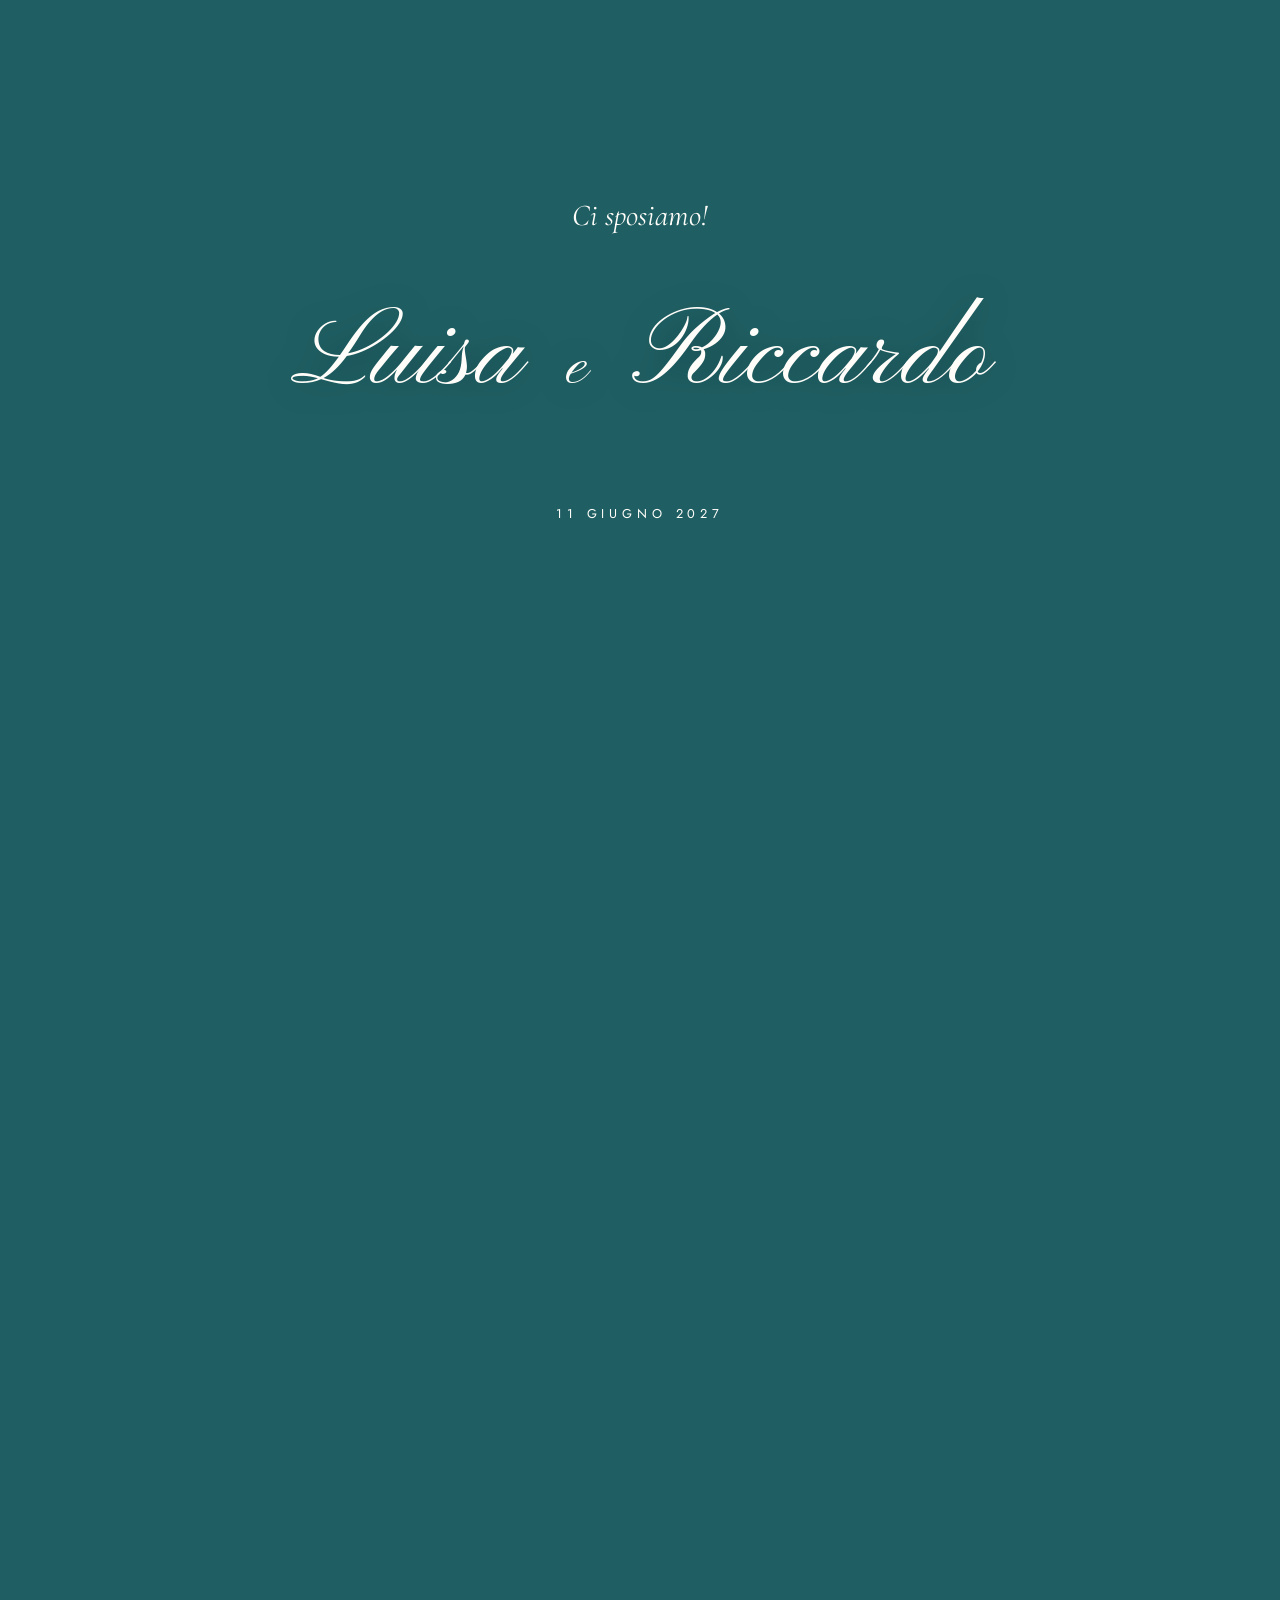
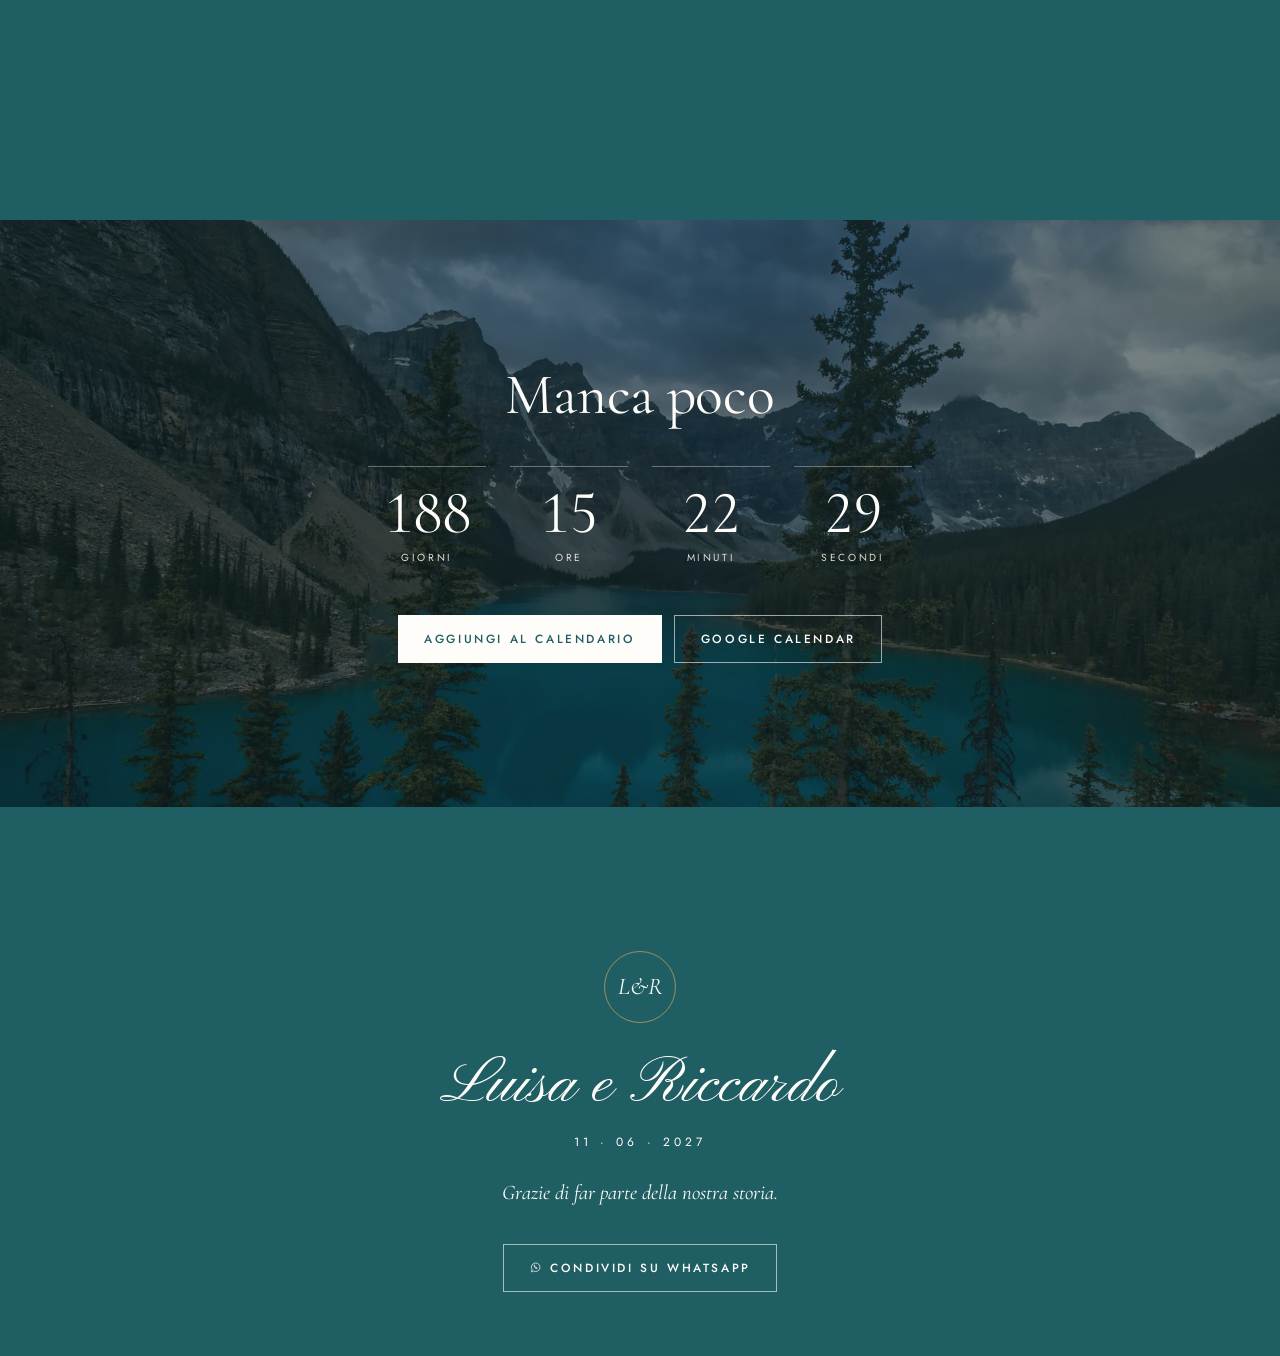
<file: varianti/sintesi/index.html>
<!doctype html>
<html lang="it">
<head>
  <meta charset="utf-8">
  <meta name="viewport" content="width=device-width, initial-scale=1, viewport-fit=cover">
  <meta name="theme-color" content="#1F5F63">
  <meta name="robots" content="noindex, nofollow">
  <!-- Variante di prova: tutti i percorsi partono dalla radice del sito -->
  <base href="../../">
  <title>Variante sintesi · Luisa e Riccardo</title>
  <link rel="icon" href="favicon.svg" type="image/svg+xml">
  <link rel="preload" href="assets/fonts/pinyon-script-latin-400-normal.woff2" as="font" type="font/woff2" crossorigin>
  <link rel="stylesheet" href="assets/css/style.css">
  <link rel="stylesheet" href="varianti/profondita/profondita.css">
  <link rel="stylesheet" href="varianti/sintesi/sintesi.css">
  <script>document.documentElement.classList.add('js');</script>
</head>
<body>
  <a class="skip-link" href="varianti/sintesi/#luoghi">Vai al contenuto</a>

  <!-- Copertina della variante C: foto e nomi, che si ingrandisce e sfuma scorrendo -->
  <header class="depth" id="hero" data-scene>
    <div class="depth__stage">
      <div class="depth__scene">
        <div class="depth__layer" data-slot="hero-media"></div>
        <h1 class="depth__names" data-slot="hero-names"></h1>
      </div>
      <p class="depth__phrase" data-slot="hero-phrase"></p>
      <p class="depth__date" data-slot="hero-date"></p>
      <div class="depth__fade" aria-hidden="true"></div>
    </div>
  </header>

  <!-- Le quattro foto della C (stesso CSS e JS): al posto delle cifre luogo, programma,
       conferma e regalo; toccandone una, i dettagli compaiono sotto (sintesi.js).
       I contenuti li mette main.js negli stessi slot del sito attuale. -->
  <section class="letters letters--info" id="luoghi" data-scene="enter" aria-label="Le informazioni">
    <div class="letters__stage">
      <div class="letters__row" role="tablist" aria-label="Informazioni">
        <button class="letters__item" type="button" role="tab" id="tab-luogo" aria-controls="info-luogo" aria-selected="true"><span class="letters__photo"><picture><source type="image/webp" srcset="assets/img/lago-dettaglio-1-480.webp"><img src="assets/img/lago-dettaglio-1-480.jpg" alt="" loading="lazy" decoding="async"></picture></span><span class="letters__char" id="places-title">Il luogo</span></button>
        <button class="letters__item" type="button" role="tab" id="tab-programma" aria-controls="info-programma" aria-selected="false" data-section="programma"><span class="letters__photo"><picture><source type="image/webp" srcset="assets/img/lago-dettaglio-2-480.webp"><img src="assets/img/lago-dettaglio-2-480.jpg" alt="" loading="lazy" decoding="async"></picture></span><span class="letters__char" data-slot="program-title"></span></button>
        <button class="letters__item" type="button" role="tab" id="tab-rsvp" aria-controls="info-rsvp" aria-selected="false" data-section="rsvp"><span class="letters__photo"><picture><source type="image/webp" srcset="assets/img/lago-dettaglio-3-480.webp"><img src="assets/img/lago-dettaglio-3-480.jpg" alt="" loading="lazy" decoding="async"></picture></span><span class="letters__char" data-slot="rsvp-title"></span></button>
        <button class="letters__item" type="button" role="tab" id="tab-regalo" aria-controls="info-regalo" aria-selected="false" data-section="regalo"><span class="letters__photo"><picture><source type="image/webp" srcset="assets/img/lago-dettaglio-4-480.webp"><img src="assets/img/lago-dettaglio-4-480.jpg" alt="" loading="lazy" decoding="async"></picture></span><span class="letters__char" data-slot="gift-title"></span></button>
      </div>

      <div class="info-panels">
        <div class="info-panel is-active" id="info-luogo" role="tabpanel" aria-labelledby="tab-luogo">
          <div class="places" data-slot="places"></div>
        </div>
        <div class="info-panel" id="info-programma" role="tabpanel" aria-labelledby="tab-programma" data-section="programma">
          <ol class="timeline" data-slot="timeline"></ol>
        </div>
        <div class="info-panel" id="info-rsvp" role="tabpanel" aria-labelledby="tab-rsvp" data-section="rsvp">
          <p class="lead" data-slot="rsvp-deadline"></p>
          <p class="info-panel__more" data-slot="rsvp-text"></p>
          <div class="actions" data-slot="rsvp-actions"></div>
        </div>
        <div class="info-panel" id="info-regalo" role="tabpanel" aria-labelledby="tab-regalo" data-section="regalo">
          <p class="info-panel__more" data-slot="gift-text"></p>
          <div class="iban-card">
            <dl>
              <dt>Intestatari</dt><dd data-slot="gift-holder"></dd>
              <dt>IBAN</dt><dd class="iban" data-slot="gift-iban"></dd>
              <dt>Causale</dt><dd data-slot="gift-reason"></dd>
            </dl>
            <button class="btn" type="button" data-action="copy-iban">Copia IBAN</button>
            <p class="iban-card__feedback" role="status" aria-live="polite" data-slot="gift-feedback"></p>
          </div>
        </div>
      </div>

      <!-- data, ora e luogo in evidenza: li scrive profondita.js, come nella C -->
      <p class="letters__text"></p>
    </div>
  </section>

  <main>
    <section class="section section--countdown" id="countdown" aria-labelledby="countdown-title">
      <div class="container center">
        <p class="eyebrow" data-reveal data-slot="countdown-date"></p>
        <h2 class="title" id="countdown-title" data-slot="countdown-title" data-reveal></h2>
        <div class="countdown" data-slot="countdown" data-reveal></div>
        <div class="actions" data-reveal>
          <button class="btn" type="button" data-action="ics">Aggiungi al calendario</button>
          <a class="btn btn--ghost" data-slot="gcal" target="_blank" rel="noopener">Google Calendar</a>
        </div>
      </div>
    </section>

    <!-- main.js riempie anche questi slot: in questa variante non si mostrano -->
    <div hidden>
      <h2 data-slot="intro-title"></h2><div data-slot="intro-text"></div>
      <p data-slot="intro-signature"></p><figure data-slot="intro-photo"></figure>
      <section data-section="info"><h2 data-slot="info-title"></h2><div data-slot="info"></div></section>
    </div>
  </main>

  <footer class="footer">
    <div class="container center">
      <p class="footer__monogram" data-slot="footer-initials" data-reveal></p>
      <p class="footer__names" data-slot="footer-names" data-reveal></p>
      <p class="footer__date" data-slot="footer-date" data-reveal></p>
      <p class="footer__thanks" data-slot="footer-thanks" data-reveal></p>
      <div class="actions" data-reveal>
        <a class="btn btn--light" data-slot="share" target="_blank" rel="noopener">Condividi su WhatsApp</a>
      </div>
    </div>
  </footer>

  <noscript><p class="noscript">Per vedere l'invito attiva JavaScript nel browser.</p></noscript>

  <script src="config.js"></script>
  <script src="assets/js/main.js"></script>
  <script src="varianti/profondita/profondita.js"></script>
  <script src="varianti/sintesi/sintesi.js"></script>
</body>
</html>
</file>
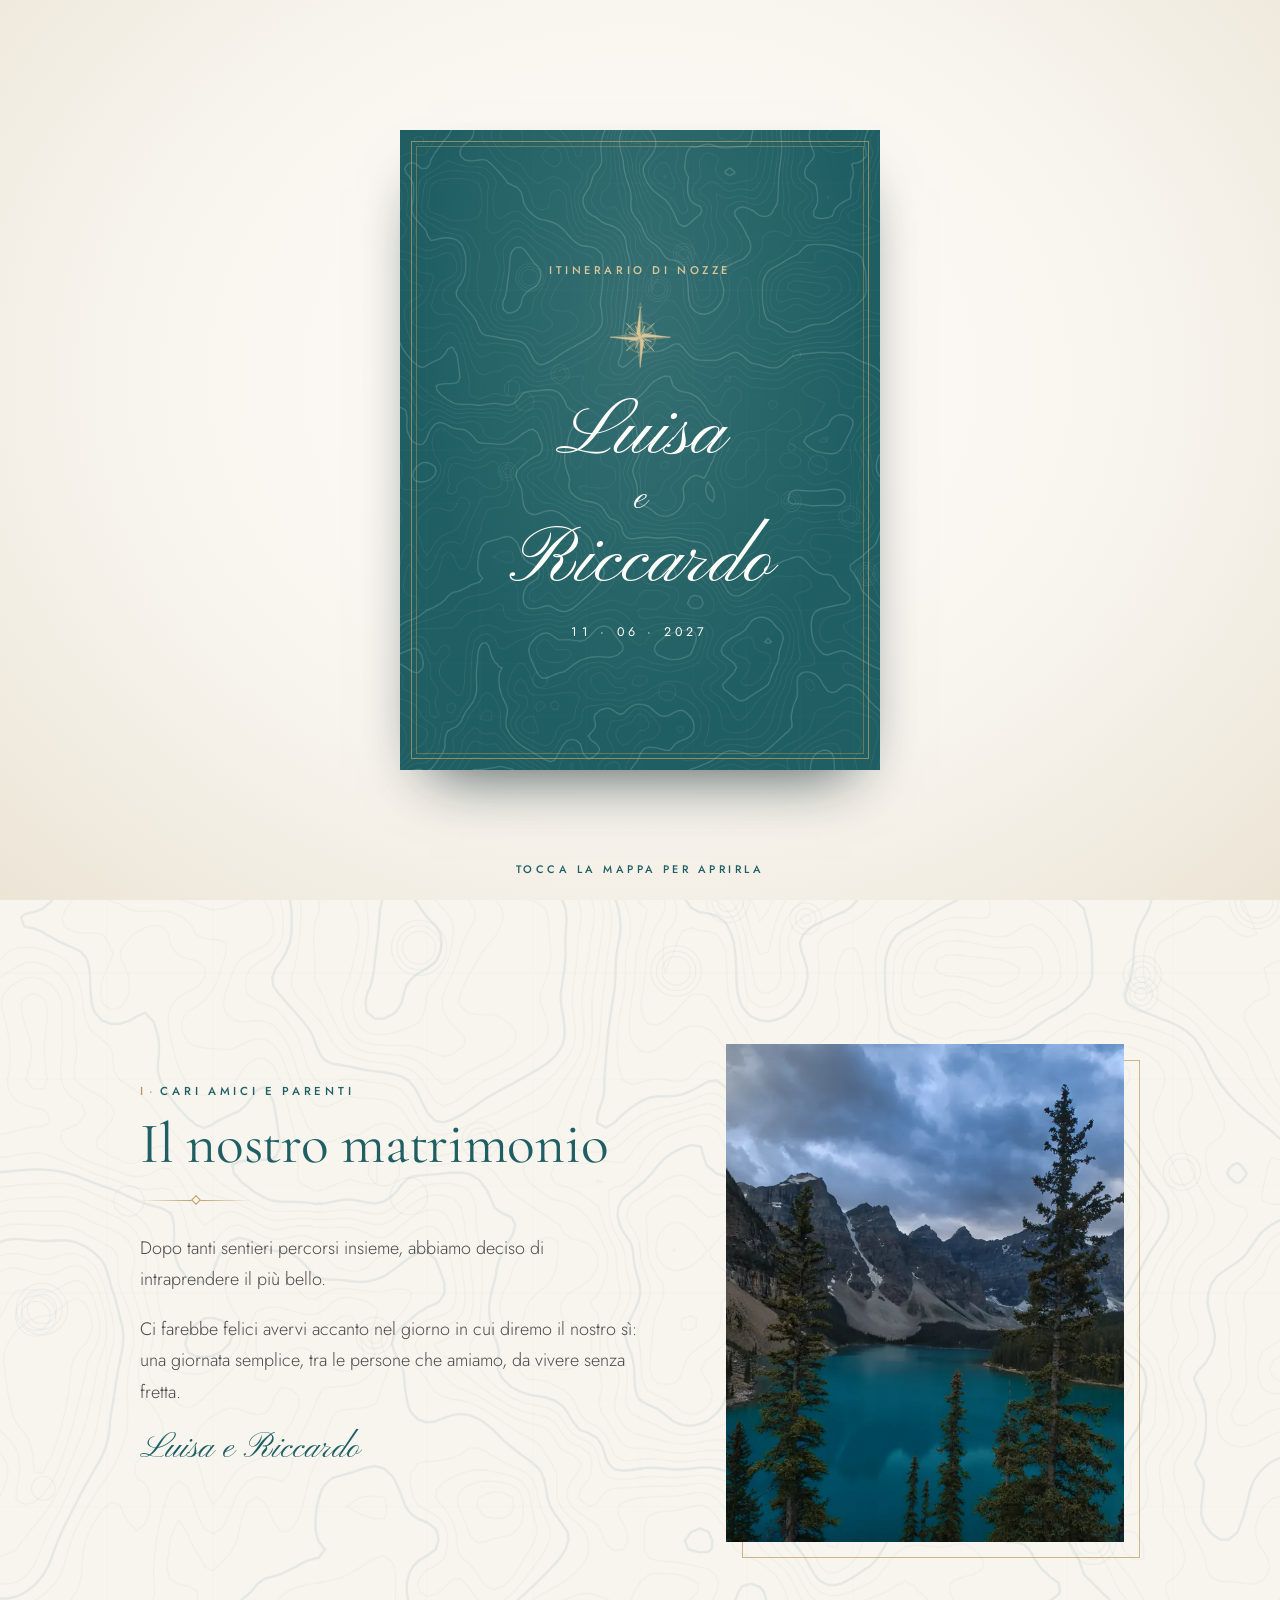
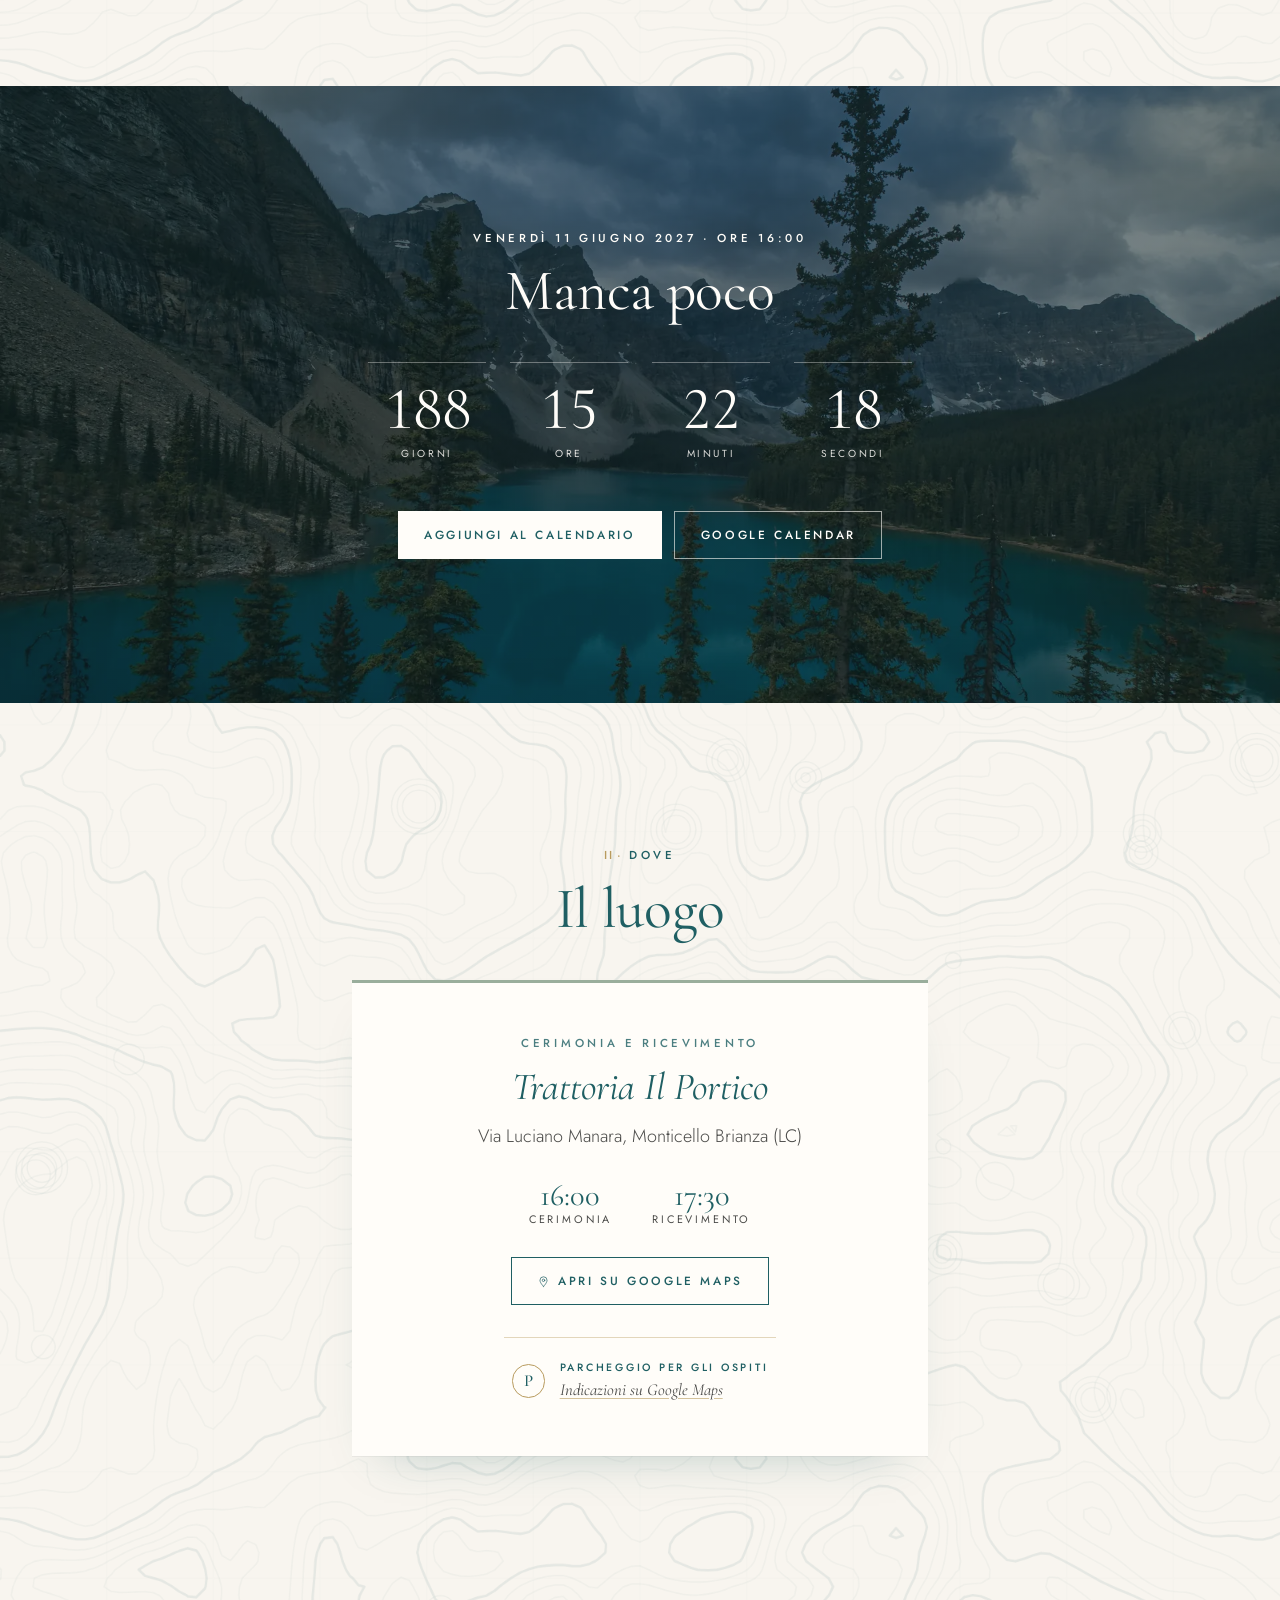
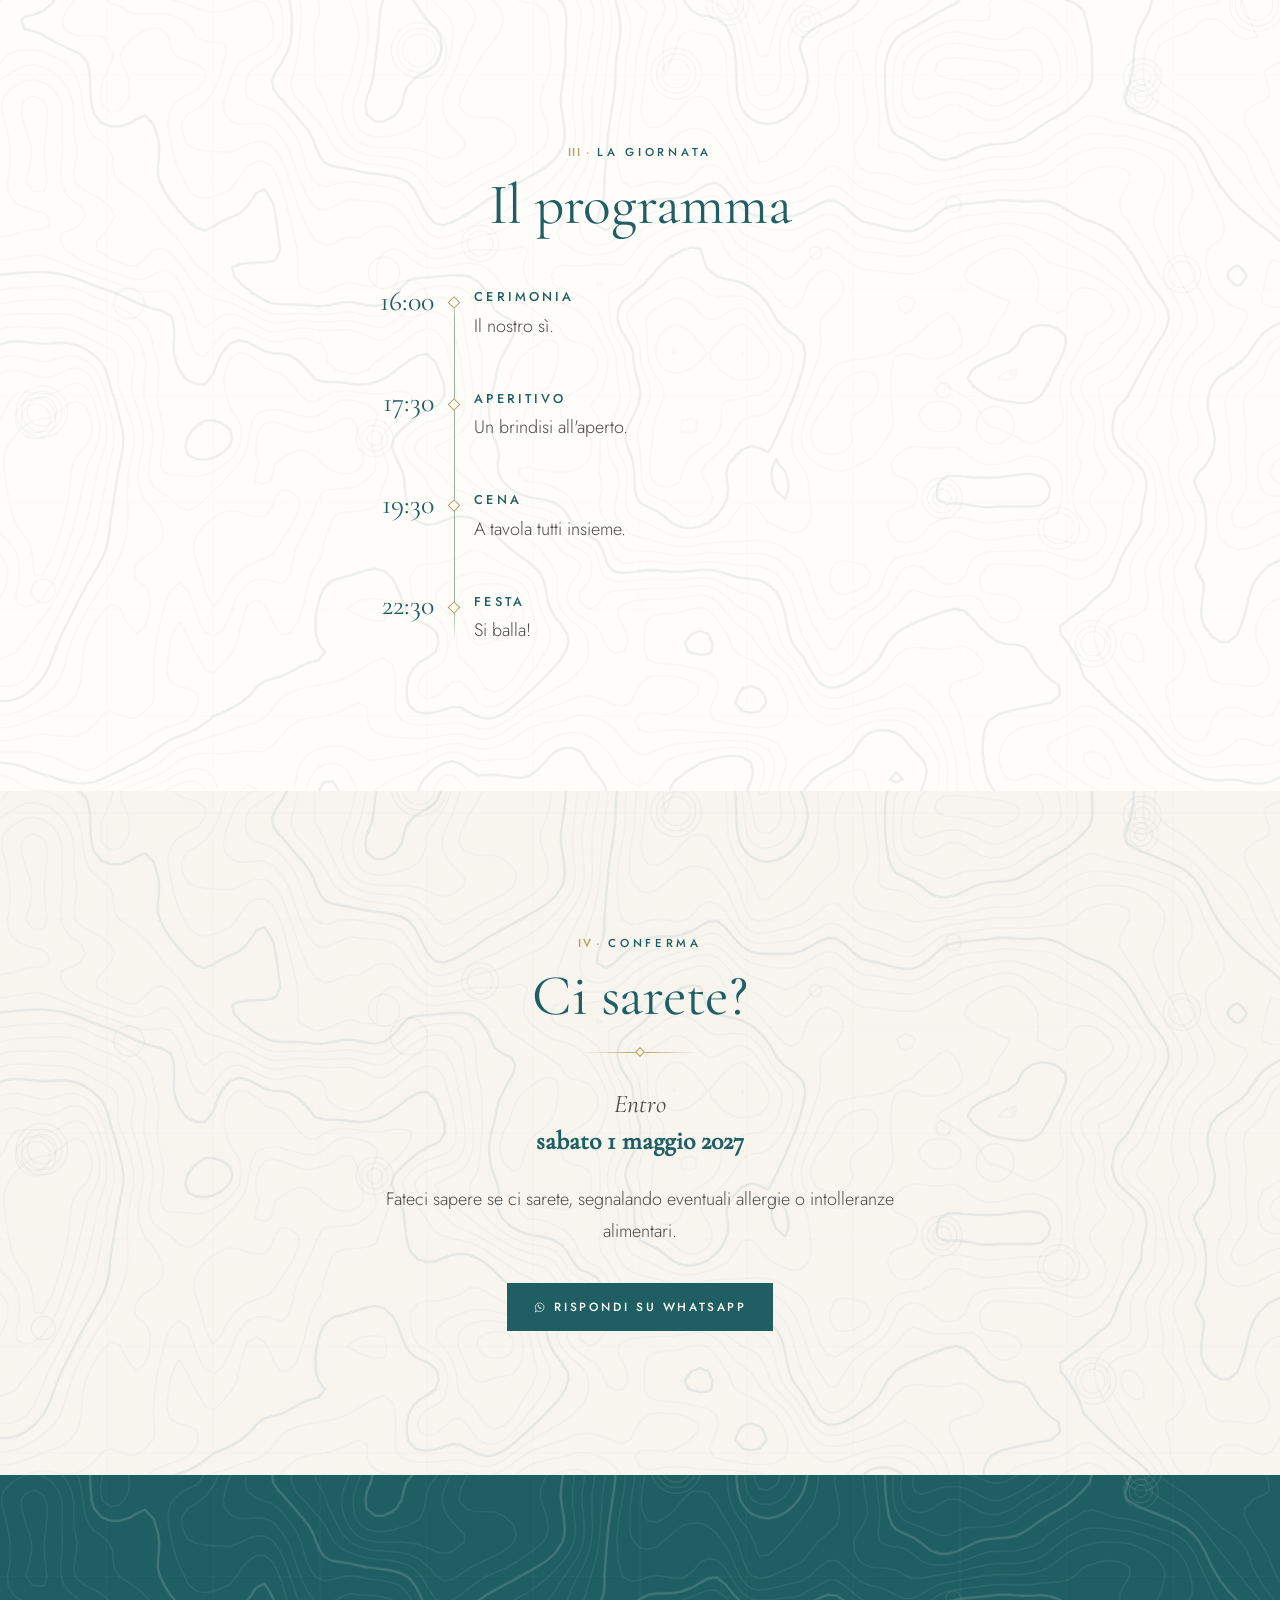
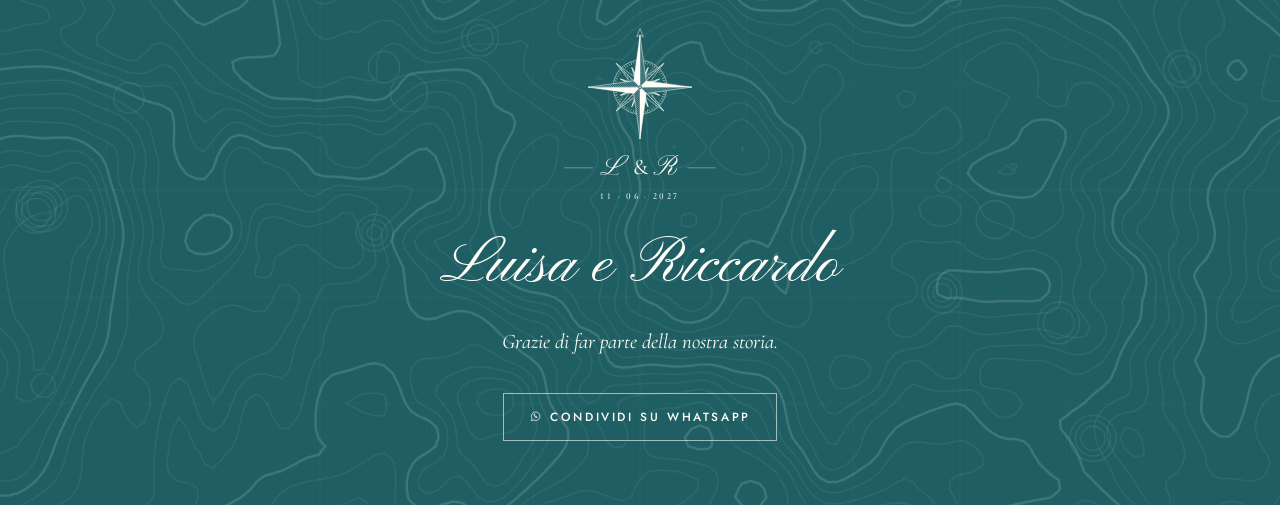
<file: varianti/topografica/index.html>
<!doctype html>
<html lang="it">
<head>
  <meta charset="utf-8">
  <meta name="viewport" content="width=device-width, initial-scale=1, viewport-fit=cover">
  <meta name="theme-color" content="#1F5F63">
  <meta name="robots" content="noindex, nofollow">
  <!-- Variante di prova: tutti i percorsi partono dalla radice del sito -->
  <base href="../../">
  <title>Variante topografica · Luisa e Riccardo</title>
  <link rel="icon" href="favicon.svg" type="image/svg+xml">
  <link rel="preload" href="assets/fonts/cormorant-garamond-latin-400-normal.woff2" as="font" type="font/woff2" crossorigin>
  <link rel="preload" href="assets/fonts/pinyon-script-latin-400-normal.woff2" as="font" type="font/woff2" crossorigin>
  <link rel="stylesheet" href="assets/css/style.css">
  <link rel="stylesheet" href="varianti/topografica/topografica.css">
  <script>
    // La mappa d'apertura compare una volta per sessione (con ?mappa sempre);
    // con "riduci movimento" non compare.
    (function (h) {
      h.classList.add('js');
      var show = /[?&]mappa\b/.test(location.search);
      try { show = show || !sessionStorage.getItem('topografica-mappa'); } catch (e) { show = true; }
      if (window.matchMedia && matchMedia('(prefers-reduced-motion: reduce)').matches) show = false;
      h.classList.add(show ? 'map-pending' : 'map-seen');
    })(document.documentElement);
  </script>
</head>
<body>
  <!-- Mappa d'apertura in stile topografico (curve di livello avorio su petrolio): chiusa a libro,
       si apre toccandola; il percorso si disegna, l'aereo arriva a destinazione e la mappa
       si allontana scoprendo la copertina -->
  <div class="mapcover" id="mapcover">
    <div class="map">
      <div class="map__panel map__panel--l" aria-hidden="true">
        <svg class="map__art" viewBox="0 0 600 600" preserveAspectRatio="xMidYMid slice" focusable="false">
          <g id="map-art">
            <defs>
              <radialGradient id="mt-vignette" cx="50%" cy="45%" r="70%">
                <stop offset="0" stop-color="#2A7276" stop-opacity=".55"/>
                <stop offset=".6" stop-color="#1F5F63" stop-opacity="0"/>
                <stop offset="1" stop-color="#123B3E" stop-opacity=".75"/>
              </radialGradient>
            </defs>
            <rect class="mt-sea" width="600" height="600"/>
            <rect width="600" height="600" fill="url(#mt-vignette)"/>
            <!-- curve di livello: le disegna topografica.js (stesso disegno a ogni visita) -->
            <image class="map-topo" x="0" y="0" width="600" height="600" preserveAspectRatio="none"/>
            <!-- timbro con i nomi (proposta 1, assets/js/bussola.js); posizione scelta perché resti
                 intero anche su telefono, dove si vede solo la striscia x 60-540, e lontano dal percorso -->
            <g class="ma-compass" transform="translate(440 405)">
              <circle class="ma-compass-halo" r="93"/>
              <g data-bussola="timbro" transform="scale(.44)" style="color:#FFFDF9;--paper:#1A5154"></g>
            </g>
            <text class="ma-title" x="78" y="140">Il nostro itinerario</text>
            <text class="ma-sub" x="80" y="163">11 · 06 · 2027</text>
          </g>
        </svg>
      </div>
      <div class="map__panel map__panel--r" aria-hidden="true">
        <div class="map__face map__face--front">
          <!-- copia del disegno di sinistra, fatta da topografica.js: con <use> Safari su iPhone
               non mostrava l'immagine delle curve di livello -->
          <svg class="map__art" id="map-art-copy" viewBox="0 0 600 600" preserveAspectRatio="xMidYMid slice" focusable="false"></svg>
        </div>
        <div class="map__face map__face--back">
          <div class="map__topo" aria-hidden="true"></div>
          <div class="map__cover">
            <p class="map__kicker">Itinerario di nozze</p>
            <div class="map__emblem" data-bussola="rosa"></div>
            <p class="map__names" data-cover="names"></p>
            <p class="map__date" data-cover="date"></p>
          </div>
        </div>
      </div>
      <svg class="map__route" viewBox="0 0 600 600" preserveAspectRatio="xMidYMid slice" aria-hidden="true" focusable="false">
        <defs>
          <mask id="map-mask" maskUnits="userSpaceOnUse" x="0" y="0" width="600" height="600">
            <path id="map-mask-path" fill="none" stroke="#fff" stroke-width="10" stroke-linecap="round"
                  d="M110 455C190 470 250 430 240 375C230 320 150 320 168 270C186 222 300 238 330 268C360 298 425 285 430 205"/>
          </mask>
        </defs>
        <path class="mr-ghost" d="M110 455C190 470 250 430 240 375C230 320 150 320 168 270C186 222 300 238 330 268C360 298 425 285 430 205"/>
        <path class="mr-route" id="map-path" mask="url(#map-mask)"
              d="M110 455C190 470 250 430 240 375C230 320 150 320 168 270C186 222 300 238 330 268C360 298 425 285 430 205"/>
        <circle class="mr-start" cx="110" cy="455" r="5"/>
        <g id="map-stops"></g>
        <g transform="translate(430 205)"><g class="mr-pin">
          <path d="M0 0C-6-9-11-14-11-21a11 11 0 0 1 22 0C11-14 6-9 0 0z"/><circle cy="-21" r="4"/>
        </g></g>
        <text class="mr-dest" x="430" y="160" text-anchor="middle" data-cover="town"></text>
        <g id="map-plane" transform="translate(110 455)"><g class="mr-plane"><circle r="15"/>
          <path transform="scale(1.05) translate(-12 -12)" d="M12 2c.8 0 1.3.9 1.3 2v5.2l7.2 4.3v1.9l-7.2-2.2v4.6l2 1.5v1.6l-3.3-1-3.3 1v-1.6l2-1.5v-4.6l-7.2 2.2v-1.9l7.2-4.3V4c0-1.1.5-2 1.3-2z"/>
        </g></g>
      </svg>
    </div>
    <button class="mapcover__btn" type="button" aria-label="Apri l'invito"></button>
    <p class="mapcover__hint" aria-hidden="true">Tocca la mappa per aprirla</p>
  </div>

  <a class="skip-link" href="varianti/topografica/#intro">Vai al contenuto</a>

  <header class="hero" id="hero">
    <div class="hero__media" data-slot="hero-media"></div>
    <div class="hero__veil" aria-hidden="true"></div>
    <div class="hero__content">
      <p class="hero__phrase" data-slot="hero-phrase"></p>
      <h1 class="hero__names" data-slot="hero-names"></h1>
      <p class="hero__date" data-slot="hero-date"></p>
    </div>
    <!-- la linea di scorrimento qui è nascosta: al suo posto parte il percorso con l'aereo -->
    <a class="hero__scroll" href="varianti/topografica/#intro" aria-label="Scorri verso il basso">
      <span class="hero__scroll-line" aria-hidden="true"></span>
    </a>
  </header>

  <main>
    <section class="section section--intro" id="intro" aria-labelledby="intro-title">
      <div class="container intro">
        <div class="intro__text">
          <p class="eyebrow" data-reveal>Cari amici e parenti</p>
          <h2 class="title" id="intro-title" data-slot="intro-title" data-reveal></h2>
          <div class="ornament" aria-hidden="true" data-reveal></div>
          <div class="prose" data-slot="intro-text"></div>
          <p class="signature" data-slot="intro-signature" data-reveal></p>
        </div>
        <figure class="intro__photo" data-slot="intro-photo" data-reveal></figure>
      </div>
    </section>

    <section class="section section--countdown" id="countdown" aria-labelledby="countdown-title">
      <div class="container center">
        <p class="eyebrow" data-reveal data-slot="countdown-date"></p>
        <h2 class="title" id="countdown-title" data-slot="countdown-title" data-reveal></h2>
        <div class="countdown" data-slot="countdown" data-reveal></div>
        <div class="actions" data-reveal>
          <button class="btn" type="button" data-action="ics">Aggiungi al calendario</button>
          <a class="btn btn--ghost" data-slot="gcal" target="_blank" rel="noopener">Google Calendar</a>
        </div>
      </div>
    </section>

    <section class="section section--places" id="luoghi" aria-labelledby="places-title">
      <div class="container">
        <p class="eyebrow center" data-reveal>Dove</p>
        <h2 class="title center" id="places-title" data-reveal>Il luogo</h2>
        <div class="places" data-slot="places"></div>
      </div>
    </section>

    <section class="section section--program" id="programma" aria-labelledby="program-title" data-section="programma">
      <div class="container narrow">
        <p class="eyebrow center" data-reveal>La giornata</p>
        <h2 class="title center" id="program-title" data-slot="program-title" data-reveal></h2>
        <ol class="timeline" data-slot="timeline"></ol>
      </div>
    </section>

    <section class="section section--info" id="info" aria-labelledby="info-title" data-section="info">
      <div class="container">
        <p class="eyebrow center" data-reveal>Da sapere</p>
        <h2 class="title center" id="info-title" data-slot="info-title" data-reveal></h2>
        <div class="info-grid" data-slot="info"></div>
      </div>
    </section>

    <section class="section section--rsvp" id="rsvp" aria-labelledby="rsvp-title" data-section="rsvp">
      <div class="container narrow center">
        <p class="eyebrow" data-reveal>Conferma</p>
        <h2 class="title" id="rsvp-title" data-slot="rsvp-title" data-reveal></h2>
        <div class="ornament" aria-hidden="true" data-reveal></div>
        <p class="lead" data-slot="rsvp-deadline" data-reveal></p>
        <p data-slot="rsvp-text" data-reveal></p>
        <div class="actions" data-slot="rsvp-actions" data-reveal></div>
      </div>
    </section>

    <section class="section section--gift" id="regalo" aria-labelledby="gift-title" data-section="regalo">
      <div class="container narrow center">
        <p class="eyebrow" data-reveal>Regalo</p>
        <h2 class="title" id="gift-title" data-slot="gift-title" data-reveal></h2>
        <p class="lead" data-slot="gift-text" data-reveal></p>
        <div class="iban-card" data-reveal>
          <dl>
            <dt>Intestatari</dt><dd data-slot="gift-holder"></dd>
            <dt>IBAN</dt><dd class="iban" data-slot="gift-iban"></dd>
            <dt>Causale</dt><dd data-slot="gift-reason"></dd>
          </dl>
          <button class="btn" type="button" data-action="copy-iban">Copia IBAN</button>
          <p class="iban-card__feedback" role="status" aria-live="polite" data-slot="gift-feedback"></p>
        </div>
      </div>
    </section>
  </main>

  <footer class="footer">
    <div class="container center">
      <!-- sigillo con iniziali e data: l'aereo atterra sulla sua freccia del nord -->
      <div class="footer__monogram footer__seal" data-bussola="sigillo" data-reveal></div>
      <p class="footer__names" data-slot="footer-names" data-reveal></p>
      <p class="footer__thanks" data-slot="footer-thanks" data-reveal></p>
      <div class="actions" data-reveal>
        <a class="btn btn--light" data-slot="share" target="_blank" rel="noopener">Condividi su WhatsApp</a>
      </div>
    </div>
  </footer>

  <noscript><p class="noscript">Per vedere l'invito attiva JavaScript nel browser.</p></noscript>

  <script src="config.js"></script>
  <script src="assets/js/bussola.js"></script>
  <script src="assets/js/main.js"></script>
  <script src="varianti/topografica/topografica.js"></script>
</body>
</html>
</file>
<file: assets/css/style.css>
/* ==========================================================================
   Stile del sito. I colori arrivano da config.js (tema) e sovrascrivono
   i valori qui sotto; i valori qui servono solo se config.js manca.
   ========================================================================== */

/* --- Font (ospitati nel sito, nessuna chiamata esterna) ------------------ */
@font-face { font-family: "Cormorant Garamond"; font-weight: 400; font-style: normal; font-display: swap; src: url("../fonts/cormorant-garamond-latin-400-normal.woff2") format("woff2"); }
@font-face { font-family: "Cormorant Garamond"; font-weight: 500; font-style: normal; font-display: swap; src: url("../fonts/cormorant-garamond-latin-500-normal.woff2") format("woff2"); }
@font-face { font-family: "Cormorant Garamond"; font-weight: 400; font-style: italic; font-display: swap; src: url("../fonts/cormorant-garamond-latin-400-italic.woff2") format("woff2"); }
@font-face { font-family: "Jost"; font-weight: 300; font-style: normal; font-display: swap; src: url("../fonts/jost-latin-300-normal.woff2") format("woff2"); }
@font-face { font-family: "Jost"; font-weight: 400; font-style: normal; font-display: swap; src: url("../fonts/jost-latin-400-normal.woff2") format("woff2"); }
@font-face { font-family: "Jost"; font-weight: 500; font-style: normal; font-display: swap; src: url("../fonts/jost-latin-500-normal.woff2") format("woff2"); }
@font-face { font-family: "Pinyon Script"; font-weight: 400; font-style: normal; font-display: swap; src: url("../fonts/pinyon-script-latin-400-normal.woff2") format("woff2"); }

:root {
  --fondo: #F8F5EF;
  --fondo-alt: #FFFDF9;
  --accento: #1F5F63;
  --salvia: #9AAE9C;
  --oro: #B89B5E;
  --testo: #4A4A48;
  --chiaro: #FFFDF9;

  --serif: "Cormorant Garamond", Georgia, "Times New Roman", serif;
  --sans: "Jost", system-ui, -apple-system, "Segoe UI", sans-serif;
  --script: "Pinyon Script", "Cormorant Garamond", cursive;

  --gutter: clamp(1.25rem, 5vw, 2.5rem);
  --section-y: clamp(5rem, 14vw, 9rem);
  --ease: cubic-bezier(.2, .7, .2, 1);
}

/* --- Base --------------------------------------------------------------- */
*, *::before, *::after { box-sizing: border-box; }
html { -webkit-text-size-adjust: 100%; scroll-behavior: smooth; }
body {
  margin: 0;
  background: var(--fondo);
  color: var(--testo);
  font: 300 1.0625rem/1.75 var(--sans);
  -webkit-font-smoothing: antialiased;
  text-rendering: optimizeLegibility;
  font-feature-settings: "lnum" 1; /* Cormorant di base usa numeri "all'antica" (lo 0 sembra una o) */
}
img { display: block; max-width: 100%; height: auto; }
p { margin: 0 0 1em; }
a { color: var(--accento); }
:focus-visible { outline: 2px solid var(--oro); outline-offset: 3px; }

.skip-link {
  position: absolute; left: 1rem; top: -4rem; z-index: 10;
  padding: .6rem 1rem; background: var(--fondo-alt); color: var(--accento);
}
.skip-link:focus { top: 1rem; }

.container { width: 100%; max-width: 68rem; margin: 0 auto; padding: 0 var(--gutter); }
.narrow { max-width: 40rem; }
.center { text-align: center; }

.section { padding: var(--section-y) 0; }
/* fondi alternati (avorio / bianco caldo); --bg serve anche al rombo dell'ornamento.
   Senza "Informazioni utili": programma chiaro, conferma avorio, regalo chiaro. */
.section--intro, .section--places, .section--info, .section--rsvp { --bg: var(--fondo); background: var(--bg); }
.section--program, .section--gift { --bg: var(--fondo-alt); background: var(--bg); }

/* --- Tipografia ------------------------------------------------------- */
.eyebrow {
  margin: 0 0 .9rem;
  font: 500 .72rem/1.4 var(--sans);
  letter-spacing: .32em;
  text-transform: uppercase;
  color: var(--accento);
  opacity: .8;
}
.title {
  margin: 0 0 1.5rem;
  font: 400 clamp(2.3rem, 8vw, 3.6rem)/1.08 var(--serif);
  color: var(--accento);
  letter-spacing: -.005em;
}
.lead { font: italic 400 clamp(1.3rem, 4.4vw, 1.6rem)/1.45 var(--serif); color: var(--testo); }
.prose p { max-width: 34rem; }
.signature { margin-top: 1.5rem; font: 400 2.2rem/1 var(--script); color: var(--accento); }

.ornament {
  position: relative; width: 7rem; height: 1px; margin: 0 0 2rem;
  background: linear-gradient(90deg, transparent, var(--oro), transparent);
}
.ornament::after {
  content: ""; position: absolute; left: 50%; top: 50%;
  width: 7px; height: 7px; border: 1px solid var(--oro); background: var(--bg, var(--fondo));
  transform: translate(-50%, -50%) rotate(45deg);
}
.center .ornament { margin-left: auto; margin-right: auto; }

/* --- Pulsanti --------------------------------------------------------- */
.actions { display: flex; flex-wrap: wrap; gap: .75rem; justify-content: center; margin-top: 2.25rem; }
.btn {
  display: inline-flex; align-items: center; justify-content: center; gap: .5rem;
  min-height: 3rem; padding: .85rem 1.6rem;
  border: 1px solid var(--accento); border-radius: 0;
  background: var(--accento); color: var(--chiaro);
  font: 500 .74rem/1 var(--sans); letter-spacing: .22em; text-transform: uppercase;
  text-decoration: none; cursor: pointer;
  transition: background-color .35s var(--ease), color .35s var(--ease), border-color .35s var(--ease);
  -webkit-tap-highlight-color: transparent;
}
.btn:hover { background: transparent; color: var(--accento); }
.btn--ghost { background: transparent; color: var(--accento); }
.btn--ghost:hover { background: var(--accento); color: var(--chiaro); }
.btn--light { background: transparent; border-color: rgba(255, 253, 249, .6); color: var(--chiaro); }
.btn--light:hover { background: var(--chiaro); color: var(--accento); }
.btn svg { width: 1.1em; height: 1.1em; flex: none; }

/* --- Copertina -------------------------------------------------------- */
.hero {
  position: relative; display: grid; place-items: center;
  min-height: 100vh; min-height: 100svh;
  overflow: hidden; color: var(--chiaro); text-align: center;
  background: var(--accento);
}
.hero__media, .hero__media picture, .hero__media img { position: absolute; inset: 0; width: 100%; height: 100%; }
.hero__media img { object-fit: cover; object-position: center 60%; }
.js .hero__media img { animation: hero-zoom 14s var(--ease) both; }
.hero__veil {
  position: absolute; inset: 0;
  background:
    radial-gradient(ellipse at center, rgba(16, 38, 40, .28) 0%, rgba(16, 38, 40, 0) 70%),
    linear-gradient(180deg, rgba(16, 38, 40, .2) 0%, rgba(16, 38, 40, .05) 45%, rgba(16, 38, 40, .45) 100%);
}
.hero__content { position: relative; padding: 0 var(--gutter); }
.hero__phrase {
  margin: 0 0 .5rem;
  font: italic 400 clamp(1.35rem, 5vw, 1.9rem)/1.2 var(--serif);
  letter-spacing: .04em;
}
.hero__names {
  margin: 0;
  font: 400 clamp(3.2rem, 14.5vw, 8.5rem)/1.1 var(--script);
  padding: 0 .15em; /* spazio per gli svolazzi del corsivo */
  text-shadow: 0 2px 24px rgba(10, 30, 32, .35);
}
.hero__names .amp { display: block; font-size: .5em; line-height: 1; margin: .1em 0; }
.hero__date {
  margin: 1.6rem 0 0;
  font: 400 .8rem/1.6 var(--sans); letter-spacing: .38em; text-transform: uppercase;
}
.hero__date::before, .hero__date::after {
  content: ""; display: inline-block; width: 1.75rem; height: 1px; margin: 0 .9rem;
  background: currentColor; opacity: .6; vertical-align: middle;
}
.hero__scroll {
  position: absolute; left: 50%; bottom: calc(1.75rem + env(safe-area-inset-bottom));
  width: 2.75rem; height: 4.5rem; transform: translateX(-50%);
  display: flex; justify-content: center;
}
.hero__scroll-line { position: relative; width: 1px; height: 100%; background: rgba(255, 253, 249, .35); overflow: hidden; }
.hero__scroll-line::after {
  content: ""; position: absolute; left: 0; top: -40%; width: 1px; height: 40%;
  background: var(--chiaro); animation: scroll-hint 2.2s var(--ease) infinite;
}

/* Comparsa iniziale della copertina */
.js .hero__content > * { opacity: 0; transform: translateY(14px); animation: rise 1.4s var(--ease) forwards; }
.js .hero__phrase { animation-delay: .3s; }
.js .hero__names  { animation-delay: .55s; }
.js .hero__date   { animation-delay: .9s; }

@keyframes hero-zoom { from { transform: scale(1.08); } to { transform: scale(1); } }
@keyframes rise { to { opacity: 1; transform: none; } }
@keyframes scroll-hint { 0% { top: -40%; } 100% { top: 100%; } }

/* --- Il nostro matrimonio --------------------------------------------- */
.intro { display: grid; gap: 3.5rem; align-items: center; }
/* timbro con la bussola al posto della firma, appena inclinato come un timbro vero */
.intro__stamp { --paper: var(--fondo); width: min(13rem, 62%); margin-top: 1.75rem; color: var(--accento); }
.intro__stamp svg { transform: rotate(-7deg); }
.intro__photo { position: relative; margin: 0 1rem 0 0; }
.intro__photo::before {
  content: ""; position: absolute; inset: 1rem -1rem -1rem 1rem;
  border: 1px solid var(--oro); opacity: .7; pointer-events: none;
}
.intro__photo img { position: relative; width: 100%; aspect-ratio: 4 / 5; object-fit: cover; }

/* --- Conto alla rovescia ---------------------------------------------- */
.section--countdown {
  position: relative; color: var(--chiaro);
  background: var(--accento) var(--countdown-bg, none) center 55% / cover no-repeat;
  isolation: isolate;
}
.section--countdown::before {
  content: ""; position: absolute; inset: 0; z-index: -1;
  background: linear-gradient(180deg, rgba(16, 38, 40, .62), rgba(16, 38, 40, .48));
}
.section--countdown .eyebrow, .section--countdown .title { color: var(--chiaro); opacity: 1; }
.countdown {
  display: grid; grid-template-columns: repeat(4, 1fr); gap: .5rem;
  max-width: 34rem; margin: 2.5rem auto 0;
}
.countdown__unit { padding: 1rem 0; border-top: 1px solid rgba(255, 253, 249, .35); }
.countdown__value {
  display: block;
  font: 400 clamp(2.4rem, 11vw, 3.75rem)/1 var(--serif);
  font-variant-numeric: tabular-nums lining-nums;
}
.countdown__label {
  display: block; margin-top: .6rem;
  font: 400 .64rem/1 var(--sans); letter-spacing: .26em; text-transform: uppercase; opacity: .85;
}
.countdown__done { margin: 2rem auto 0; max-width: 30rem; font: italic 400 1.6rem/1.4 var(--serif); }
.section--countdown .btn { background: var(--chiaro); border-color: var(--chiaro); color: var(--accento); }
.section--countdown .btn:hover { background: transparent; color: var(--chiaro); }
.section--countdown .btn--ghost { background: transparent; color: var(--chiaro); border-color: rgba(255, 253, 249, .6); }
.section--countdown .btn--ghost:hover { background: var(--chiaro); color: var(--accento); }

/* --- Luoghi ----------------------------------------------------------- */
.places { display: grid; gap: 2.5rem; margin-top: 2.5rem; }
.places--single { max-width: 36rem; margin-left: auto; margin-right: auto; }
.place { background: var(--fondo-alt); text-align: center; box-shadow: 0 1px 0 rgba(74, 74, 72, .06), 0 24px 48px -32px rgba(31, 95, 99, .35); }
.place__photo img { width: 100%; aspect-ratio: 3 / 2; object-fit: cover; }
.place__body { padding: 2.75rem 1.5rem 3rem; border-top: 3px solid var(--salvia); }
.place__name { margin: 0 0 .75rem; font: italic 400 clamp(1.9rem, 6.5vw, 2.4rem)/1.15 var(--serif); color: var(--accento); }
.place__address { margin: 0 0 1.75rem; }
.place__times { display: flex; flex-wrap: wrap; justify-content: center; gap: 1.25rem 2.5rem; margin: 0 0 .5rem; padding: 0; list-style: none; }
.place__times li { display: flex; flex-direction: column; align-items: center; gap: .2rem; }
.place__time { font: 400 1.9rem/1 var(--serif); color: var(--accento); }
.place__what { font: 400 .68rem/1 var(--sans); letter-spacing: .26em; text-transform: uppercase; }
.place .actions { margin-top: 2rem; }
.place__parking {
  display: inline-flex; align-items: center; gap: .9rem;
  margin-top: 2rem; padding: 1.5rem .5rem 0; border-top: 1px solid rgba(184, 155, 94, .4);
  text-align: left; text-decoration: none; color: var(--testo);
}
.place__parking-mark {
  flex: none; display: grid; place-items: center; width: 2.1rem; height: 2.1rem;
  border: 1px solid var(--oro); border-radius: 50%;
  font: 500 1.05rem/1 var(--serif); color: var(--accento);
  transition: background-color .35s var(--ease), color .35s var(--ease);
}
.place__parking-text { display: flex; flex-direction: column; gap: .3rem; }
.place__parking-label { font: 500 .66rem/1.2 var(--sans); letter-spacing: .26em; text-transform: uppercase; color: var(--accento); }
.place__parking-hint { font: italic 400 1.05rem/1.2 var(--serif); text-decoration: underline; text-decoration-color: rgba(184, 155, 94, .6); text-underline-offset: .2em; }
.place__parking:hover .place__parking-mark, .place__parking:focus-visible .place__parking-mark { background: var(--accento); color: var(--chiaro); }

/* --- Programma -------------------------------------------------------- */
.timeline { position: relative; margin: 3rem 0 0; padding: 0; list-style: none; }
.timeline { --time-col: 4.4rem; --line-x: calc(var(--time-col) + 1.25rem); }
.timeline::before {
  content: ""; position: absolute; left: var(--line-x); top: .5rem; bottom: .5rem; width: 1px;
  background: linear-gradient(180deg, transparent, var(--salvia) 8%, var(--salvia) 92%, transparent);
}
.timeline__item { position: relative; display: grid; grid-template-columns: var(--time-col) 1fr; gap: 0 2.5rem; padding: 0 0 2.75rem; }
.timeline__item:last-child { padding-bottom: 0; }
.timeline__item::before {
  content: ""; position: absolute; left: var(--line-x); top: .85rem;
  width: 9px; height: 9px; border: 1px solid var(--oro); background: var(--fondo-alt);
  transform: translate(-50%, 0) rotate(45deg);
}
.timeline__time { font: 400 1.75rem/1.2 var(--serif); color: var(--accento); text-align: right; }
.timeline__title { margin: .15rem 0 .2rem; font: 500 .8rem/1.6 var(--sans); letter-spacing: .24em; text-transform: uppercase; color: var(--accento); }
.timeline__text { margin: 0; }

/* --- Informazioni utili ----------------------------------------------- */
.info-grid { display: grid; gap: 2.5rem; margin-top: 3rem; }
.info-item { padding-top: 1.75rem; border-top: 1px solid rgba(154, 174, 156, .6); }
.info-item svg { width: 2rem; height: 2rem; margin-bottom: 1rem; color: var(--salvia); }
.info-item h3 { margin: 0 0 .5rem; font: 400 1.6rem/1.2 var(--serif); color: var(--accento); }
.info-item p { margin: 0; }

/* --- Conferma (RSVP) -------------------------------------------------- */
.rsvp-deadline { display: block; font-style: normal; color: var(--accento); }

/* --- Regalo ----------------------------------------------------------- */
.iban-card {
  margin: 2.5rem auto 0; padding: 2.25rem 1rem;
  background: var(--fondo-alt); border: 1px solid rgba(184, 155, 94, .55);
}
.iban-card dl { margin: 0 0 1.75rem; }
.iban-card dt { margin-top: 1rem; font: 500 .66rem/1 var(--sans); letter-spacing: .26em; text-transform: uppercase; opacity: .75; }
.iban-card dt:first-child { margin-top: 0; }
.iban-card dd { margin: .4rem 0 0; }
.iban { font: 400 clamp(.8rem, 3.6vw, 1.15rem)/1.5 var(--sans); color: var(--accento); letter-spacing: .04em; word-spacing: .12em; white-space: nowrap; font-variant-numeric: tabular-nums; user-select: all; -webkit-user-select: all; }
.iban-card__feedback { min-height: 1.5em; margin: 1rem 0 0; font-size: .9rem; color: var(--accento); }

/* --- Piè di pagina ---------------------------------------------------- */
.footer { padding: var(--section-y) 0 calc(4rem + env(safe-area-inset-bottom)); background: var(--accento); color: var(--chiaro); }
.footer__monogram {
  display: inline-grid; place-items: center; width: 4.5rem; height: 4.5rem; margin: 0 0 1.75rem;
  border: 1px solid rgba(184, 155, 94, .8); border-radius: 50%;
  font: italic 400 1.5rem/1 var(--serif);
}
/* sigillo con la bussola (assets/js/bussola.js), avorio sul petrolio */
.footer__seal { --paper: var(--accento); width: 12rem; margin: 0 auto 1.25rem; color: var(--chiaro); }
.footer__seal + .footer__names { margin-bottom: 1.5rem; }
.footer__names { margin: 0; font: 400 clamp(2.6rem, 11vw, 4rem)/1.1 var(--script); }
.footer__date { margin: .75rem 0 1.5rem; font: 400 .75rem/1.6 var(--sans); letter-spacing: .34em; text-transform: uppercase; opacity: .85; }
.footer__thanks { margin: 0 auto; max-width: 26rem; font: italic 400 1.3rem/1.5 var(--serif); }

.noscript { padding: 2rem; text-align: center; }

/* --- Comparsa allo scorrimento (scroll reveal) ------------------------- */
.js [data-reveal] {
  opacity: 0; transform: translateY(18px);
  transition: opacity 1s var(--ease), transform 1s var(--ease);
  transition-delay: var(--reveal-delay, 0s);
}
.js [data-reveal].is-visible { opacity: 1; transform: none; }

/* --- Tablet e computer ------------------------------------------------ */
@media (min-width: 48rem) {
  body { font-size: 1.125rem; }
  .intro { grid-template-columns: 1.1fr .9fr; gap: 5rem; }
  .places:not(.places--single) { grid-template-columns: 1fr 1fr; }
  .place__body { padding: 3.25rem 2.5rem 3.5rem; }
  .info-grid { grid-template-columns: 1fr 1fr; gap: 3rem 4rem; }
  .countdown { gap: 1.5rem; }
  .iban-card { padding: 2.75rem 3rem; }
}
@media (min-width: 48rem) and (orientation: landscape) {
  .hero__media img { object-position: center 45%; }
}

/* --- Movimento ridotto ------------------------------------------------ */
@media (prefers-reduced-motion: reduce) {
  html { scroll-behavior: auto; }
  *, *::before, *::after { animation: none !important; transition: none !important; }
  .js [data-reveal], .js .hero__content > * { opacity: 1; transform: none; }
  .hero__scroll-line::after { top: 30%; }
}

/* --- Bussola (assets/js/bussola.js) ------------------------------------ */
.bussola { display: block; width: 100%; height: auto; overflow: visible; }
.bs-ln   { fill: none; stroke: currentColor; stroke-width: 1; }
.bs-thin { stroke-width: .7; }
.bs-dots { fill: none; stroke: currentColor; stroke-width: 2.6; stroke-linecap: round; stroke-dasharray: 0 7.2; }
.bs-tk   { fill: none; stroke: currentColor; stroke-width: 5; stroke-dasharray: .7 4.3; }
.bs-script { font: 400 32px var(--script); fill: currentColor; }
/* nel sigillo la "&" del Pinyon non si riconosce: si usa quella del Cormorant tondo */
.bs-amp { font-family: var(--serif); font-style: normal; }
.bs-date   { font: 500 15px var(--serif); letter-spacing: .26em; fill: currentColor; font-feature-settings: "lnum"; }
.bs-card   { font: 500 15px var(--serif); fill: currentColor; }
</file>
